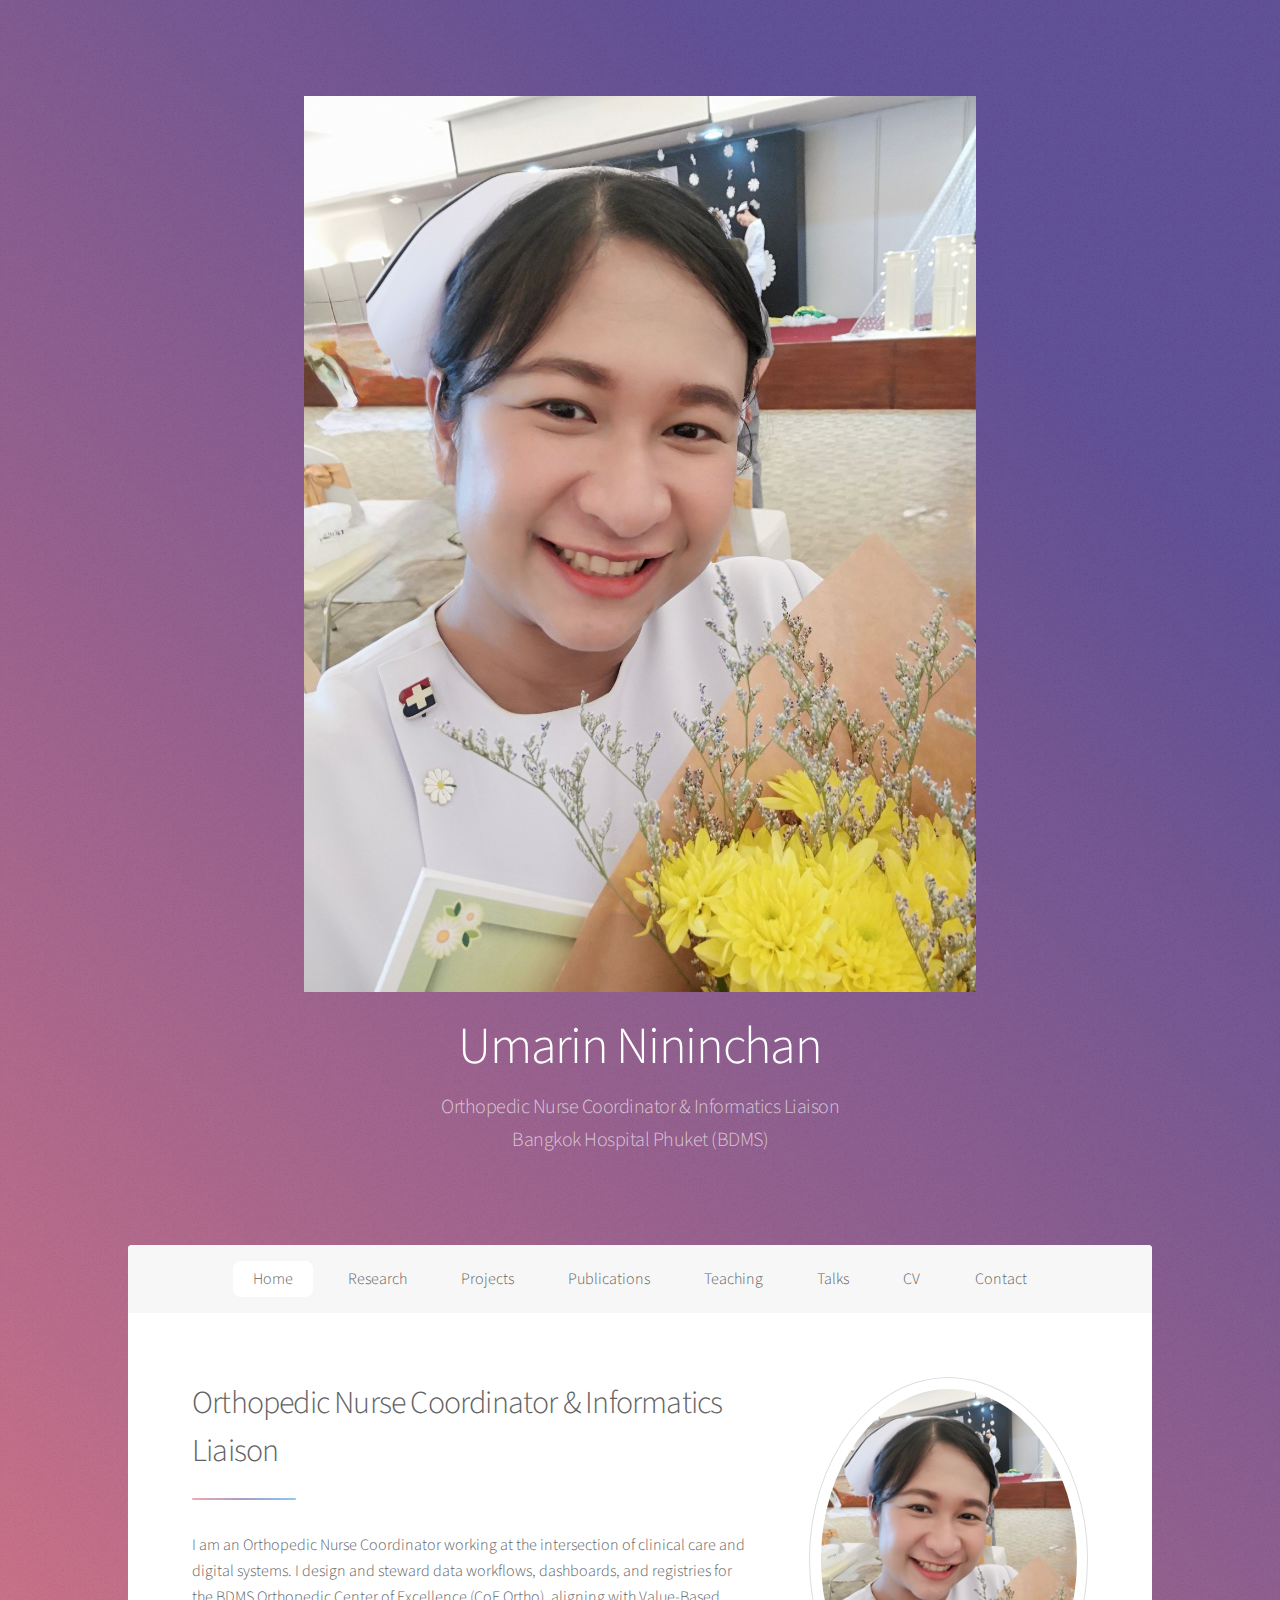
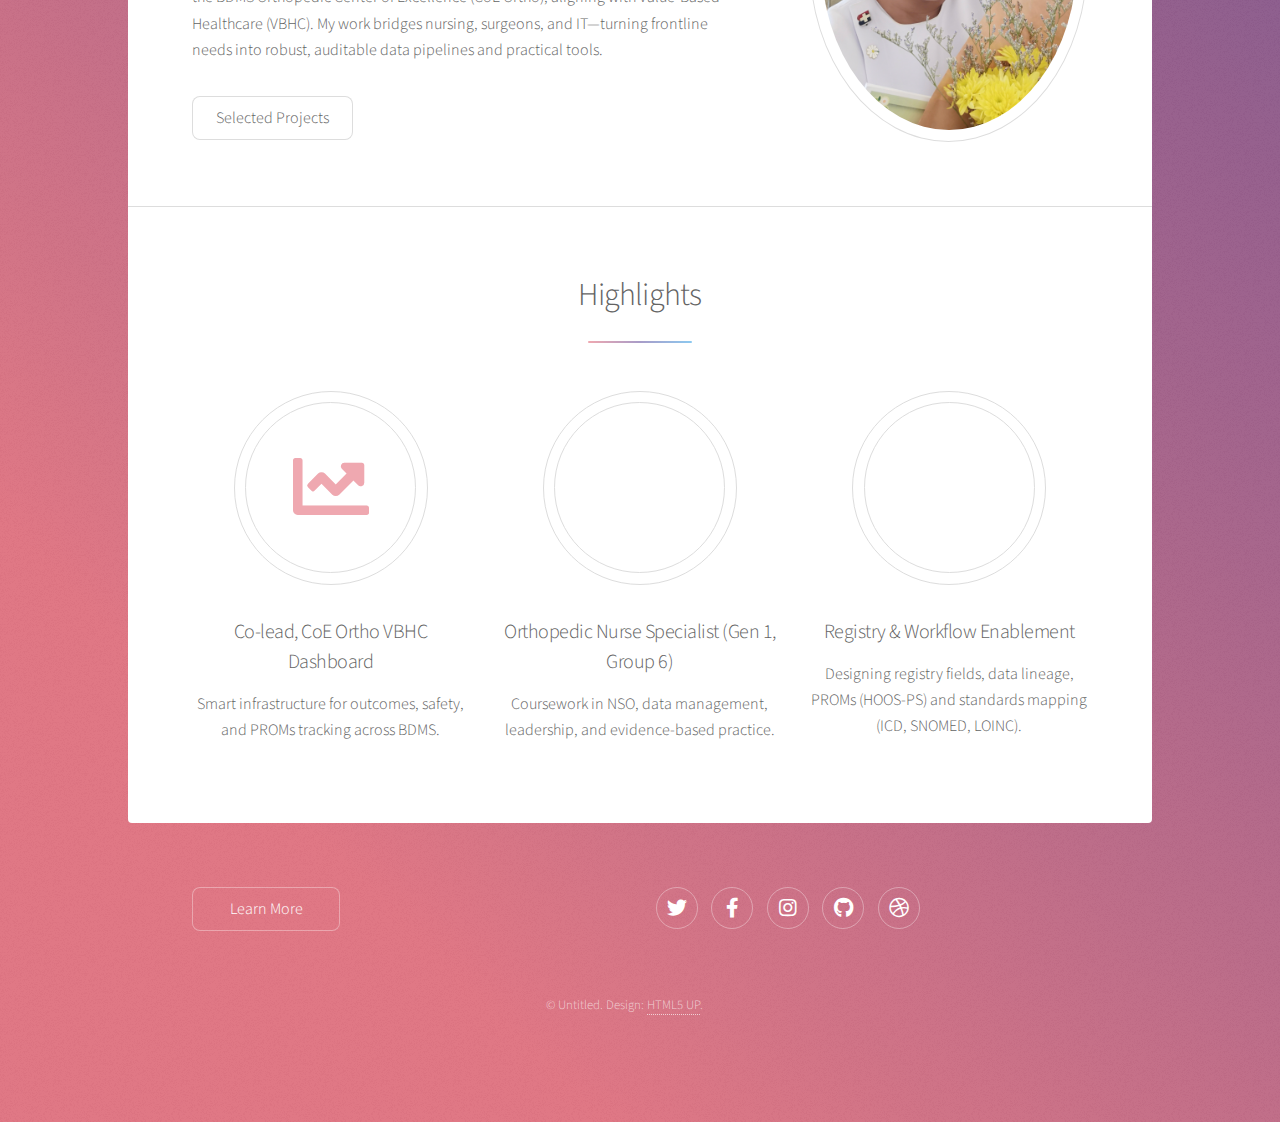
<file: index.html>
<!DOCTYPE HTML>
<!--
	Stellar by HTML5 UP
	html5up.net | @ajlkn
	Free for personal and commercial use under the CCA 3.0 license (html5up.net/license)
-->
<html>
	<head>
		<title>Umarin Nininchan — Orthopedic Nurse Coordinator & Informatics Liaison</title>
		<meta charset="utf-8" />
		<meta name="viewport" content="width=device-width, initial-scale=1, user-scalable=no" />
		<link rel="stylesheet" href="assets/css/main.css" />
		<noscript><link rel="stylesheet" href="assets/css/noscript.css" /></noscript>
	</head>
	<body class="is-preload">

		<!-- Wrapper -->
			<div id="wrapper">

				<!-- Header -->
					<header id="header" class="alt">
						<span class="logo"><img src="images/5A5FDFE1-5DAF-40E1-A289-5BB21658CBD0.jpg" alt="Umarin Nininchan" class="profile" /></span>
						<h1>Umarin Nininchan</h1>
						<p>Orthopedic Nurse Coordinator &amp; Informatics Liaison<br />
						Bangkok Hospital Phuket (BDMS)</p>
					</header>

				<!-- Nav -->
					<nav id="nav">
						<ul>
							<li><a href="index.html" class="active">Home</a></li>
							<li><a href="research.html">Research</a></li>
							<li><a href="projects.html">Projects</a></li>
							<li><a href="publications/index.html">Publications</a></li>
							<li><a href="teaching.html">Teaching</a></li>
							<li><a href="talks.html">Talks</a></li>
							<li><a href="cv.html">CV</a></li>
							<li><a href="contact.html">Contact</a></li>
						</ul>
					</nav>

				<!-- Main -->
					<div id="main">

						<!-- Introduction -->
							<section id="intro" class="main">
								<div class="spotlight">
									<div class="content">
										<header class="major">
											<h2>Orthopedic Nurse Coordinator &amp; Informatics Liaison</h2>
										</header>
										<p>I am an Orthopedic Nurse Coordinator working at the intersection of clinical care and digital systems. I design and steward data workflows, dashboards, and registries for the BDMS Orthopedic Center of Excellence (CoE Ortho), aligning with Value-Based Healthcare (VBHC). My work bridges nursing, surgeons, and IT—turning frontline needs into robust, auditable data pipelines and practical tools.</p>
										<ul class="actions">
											<li><a href="projects.html" class="button">Selected Projects</a></li>
										</ul>
									</div>
									<span class="image"><img src="images/5A5FDFE1-5DAF-40E1-A289-5BB21658CBD0.jpg" alt="" /></span>
								</div>
							</section>

						<!-- First Section -->
							<section id="first" class="main special">
								<header class="major">
									<h2>Highlights</h2>
								</header>
								<ul class="features">
									<li>
										<span class="icon solid major style1 fa-chart-line"></span>
										<h3>Co-lead, CoE Ortho VBHC Dashboard</h3>
										<p>Smart infrastructure for outcomes, safety, and PROMs tracking across BDMS.</p>
									</li>
									<li>
										<span class="icon major style3 fa-graduation-cap"></span>
										<h3>Orthopedic Nurse Specialist (Gen 1, Group 6)</h3>
										<p>Coursework in NSO, data management, leadership, and evidence-based practice.</p>
									</li>
									<li>
										<span class="icon major style5 fa-database"></span>
										<h3>Registry &amp; Workflow Enablement</h3>
										<p>Designing registry fields, data lineage, PROMs (HOOS-PS) and standards mapping (ICD, SNOMED, LOINC).</p>
									</li>
								</ul>
							</section>





					</div>

				<!-- Footer -->
					<footer id="footer">
						<section>
							<!-- Left footer content removed as requested -->
							<ul class="actions">
								<li><a href="generic.html" class="button">Learn More</a></li>
							</ul>
						</section>
						<section>
							<!-- Contact details removed as requested; social icons retained -->
							<ul class="icons">
								<li><a href="#" class="icon brands fa-twitter alt"><span class="label">Twitter</span></a></li>
								<li><a href="#" class="icon brands fa-facebook-f alt"><span class="label">Facebook</span></a></li>
								<li><a href="#" class="icon brands fa-instagram alt"><span class="label">Instagram</span></a></li>
								<li><a href="#" class="icon brands fa-github alt"><span class="label">GitHub</span></a></li>
								<li><a href="#" class="icon brands fa-dribbble alt"><span class="label">Dribbble</span></a></li>
							</ul>
						</section>
						<p class="copyright">&copy; Untitled. Design: <a href="https://html5up.net">HTML5 UP</a>.</p>
					</footer>

			</div>

		<!-- Scripts -->
			<script src="assets/js/jquery.min.js"></script>
			<script src="assets/js/jquery.scrollex.min.js"></script>
			<script src="assets/js/jquery.scrolly.min.js"></script>
			<script src="assets/js/browser.min.js"></script>
			<script src="assets/js/breakpoints.min.js"></script>
			<script src="assets/js/util.js"></script>
			<script src="assets/js/main.js"></script>

	</body>
</html>
</file>
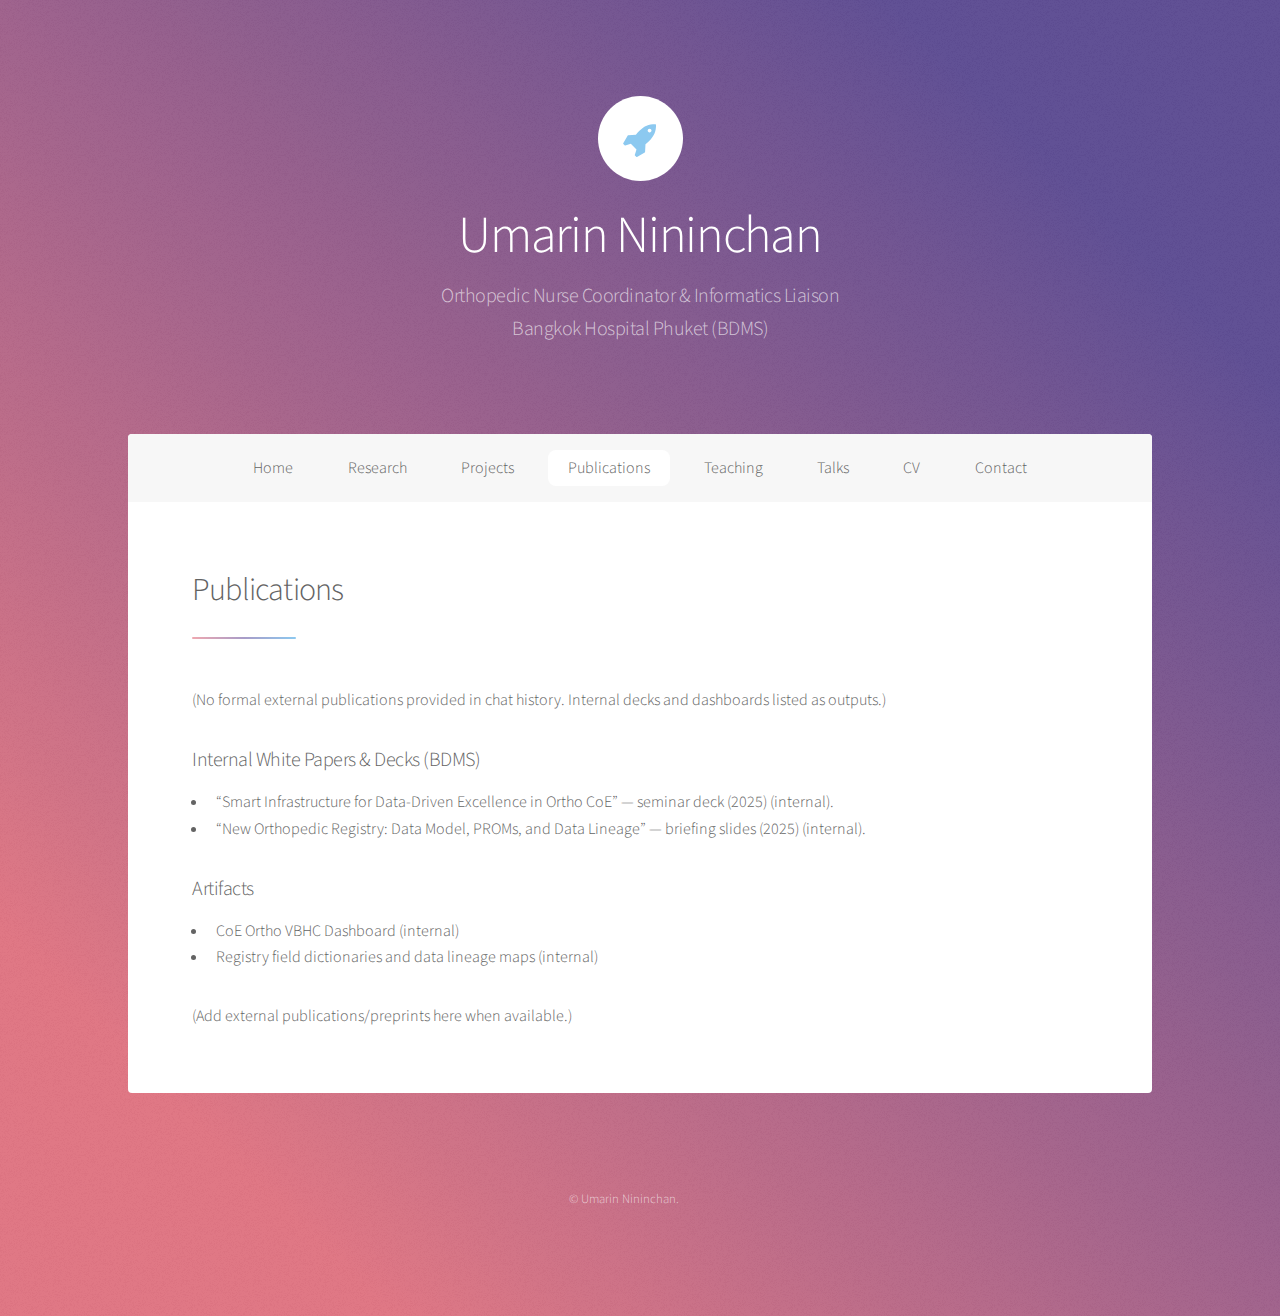
<file: publications/index.html>
<!DOCTYPE HTML>
<html>
    <head>
        <title>Publications — Umarin Nininchan</title>
        <meta charset="utf-8" />
        <meta name="viewport" content="width=device-width, initial-scale=1, user-scalable=no" />
        <link rel="stylesheet" href="../assets/css/main.css" />
        <noscript><link rel="stylesheet" href="../assets/css/noscript.css" /></noscript>
    </head>
    <body class="is-preload">
        <div id="wrapper">
            <header id="header" class="alt">
                <span class="logo"><img src="../images/logo.svg" alt="" /></span>
                <h1>Umarin Nininchan</h1>
                <p>Orthopedic Nurse Coordinator &amp; Informatics Liaison<br />Bangkok Hospital Phuket (BDMS)</p>
            </header>
            <nav id="nav">
                <ul>
                    <li><a href="../index.html">Home</a></li>
                    <li><a href="../research.html">Research</a></li>
                    <li><a href="../projects.html">Projects</a></li>
                    <li><a href="publications/index.html" class="active">Publications</a></li>
                    <li><a href="../teaching.html">Teaching</a></li>
                    <li><a href="../talks.html">Talks</a></li>
                    <li><a href="../cv.html">CV</a></li>
                    <li><a href="../contact.html">Contact</a></li>
                </ul>
            </nav>
            <div id="main">
                <section class="main">
                    <header class="major"><h2>Publications</h2></header>
                    <p>(No formal external publications provided in chat history. Internal decks and dashboards listed as outputs.)</p>
                    <h3>Internal White Papers &amp; Decks (BDMS)</h3>
                    <ul>
                        <li>“Smart Infrastructure for Data-Driven Excellence in Ortho CoE” — seminar deck (2025) (internal).</li>
                        <li>“New Orthopedic Registry: Data Model, PROMs, and Data Lineage” — briefing slides (2025) (internal).</li>
                    </ul>
                    <h3>Artifacts</h3>
                    <ul>
                        <li>CoE Ortho VBHC Dashboard (internal)</li>
                        <li>Registry field dictionaries and data lineage maps (internal)</li>
                    </ul>
                    <p>(Add external publications/preprints here when available.)</p>
                </section>
            </div>
            <footer id="footer">
                <p class="copyright">&copy; Umarin Nininchan.</p>
            </footer>
        </div>
        <script src="../assets/js/jquery.min.js"></script>
        <script src="../assets/js/jquery.scrollex.min.js"></script>
        <script src="../assets/js/jquery.scrolly.min.js"></script>
        <script src="../assets/js/browser.min.js"></script>
        <script src="../assets/js/breakpoints.min.js"></script>
        <script src="../assets/js/util.js"></script>
        <script src="../assets/js/main.js"></script>
    </body>
</html>
</file>
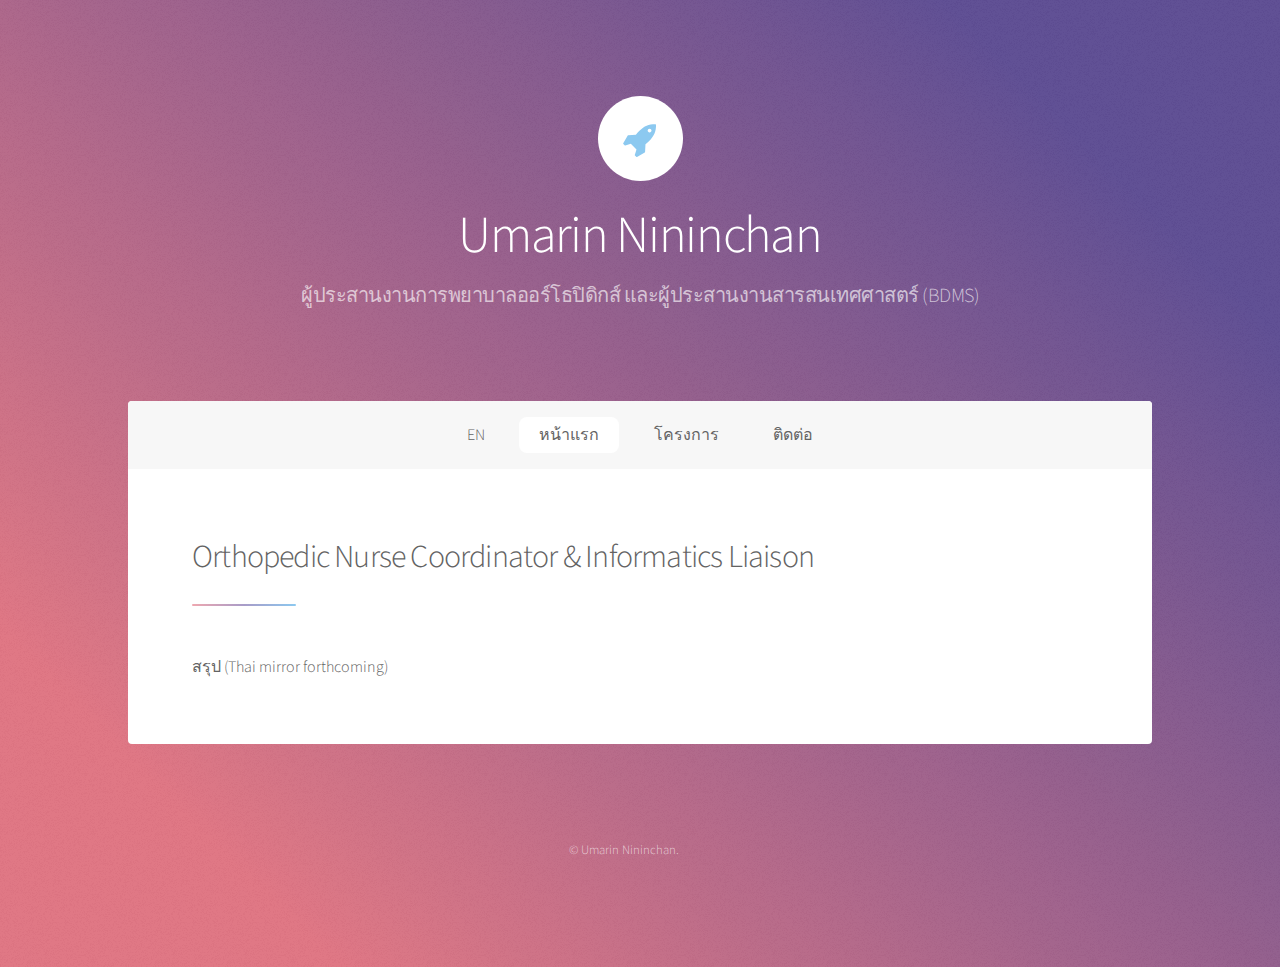
<file: th/index.html>
<!DOCTYPE HTML>
<html lang="th">
    <head>
        <title>หน้าแรก — Umarin Nininchan</title>
        <meta charset="utf-8" />
        <meta name="viewport" content="width=device-width, initial-scale=1, user-scalable=no" />
        <link rel="stylesheet" href="../assets/css/main.css" />
        <noscript><link rel="stylesheet" href="../assets/css/noscript.css" /></noscript>
    </head>
    <body class="is-preload">
        <div id="wrapper">
            <header id="header" class="alt">
                <span class="logo"><img src="../images/logo.svg" alt="" /></span>
                <h1>Umarin Nininchan</h1>
                <p>ผู้ประสานงานการพยาบาลออร์โธปิดิกส์ และผู้ประสานงานสารสนเทศศาสตร์ (BDMS)</p>
            </header>
            <nav id="nav">
                <ul>
                    <li><a href="../index.html">EN</a></li>
                    <li><a href="index.html" class="active">หน้าแรก</a></li>
                    <li><a href="../projects.html">โครงการ</a></li>
                    <li><a href="../contact.html">ติดต่อ</a></li>
                </ul>
            </nav>
            <div id="main">
                <section class="main">
                    <header class="major"><h2>Orthopedic Nurse Coordinator &amp; Informatics Liaison</h2></header>
                    <p>สรุป (Thai mirror forthcoming)</p>
                </section>
            </div>
            <footer id="footer">
                <p class="copyright">&copy; Umarin Nininchan.</p>
            </footer>
        </div>
        <script src="../assets/js/jquery.min.js"></script>
        <script src="../assets/js/jquery.scrollex.min.js"></script>
        <script src="../assets/js/jquery.scrolly.min.js"></script>
        <script src="../assets/js/browser.min.js"></script>
        <script src="../assets/js/breakpoints.min.js"></script>
        <script src="../assets/js/util.js"></script>
        <script src="../assets/js/main.js"></script>
    </body>
</html>
</file>
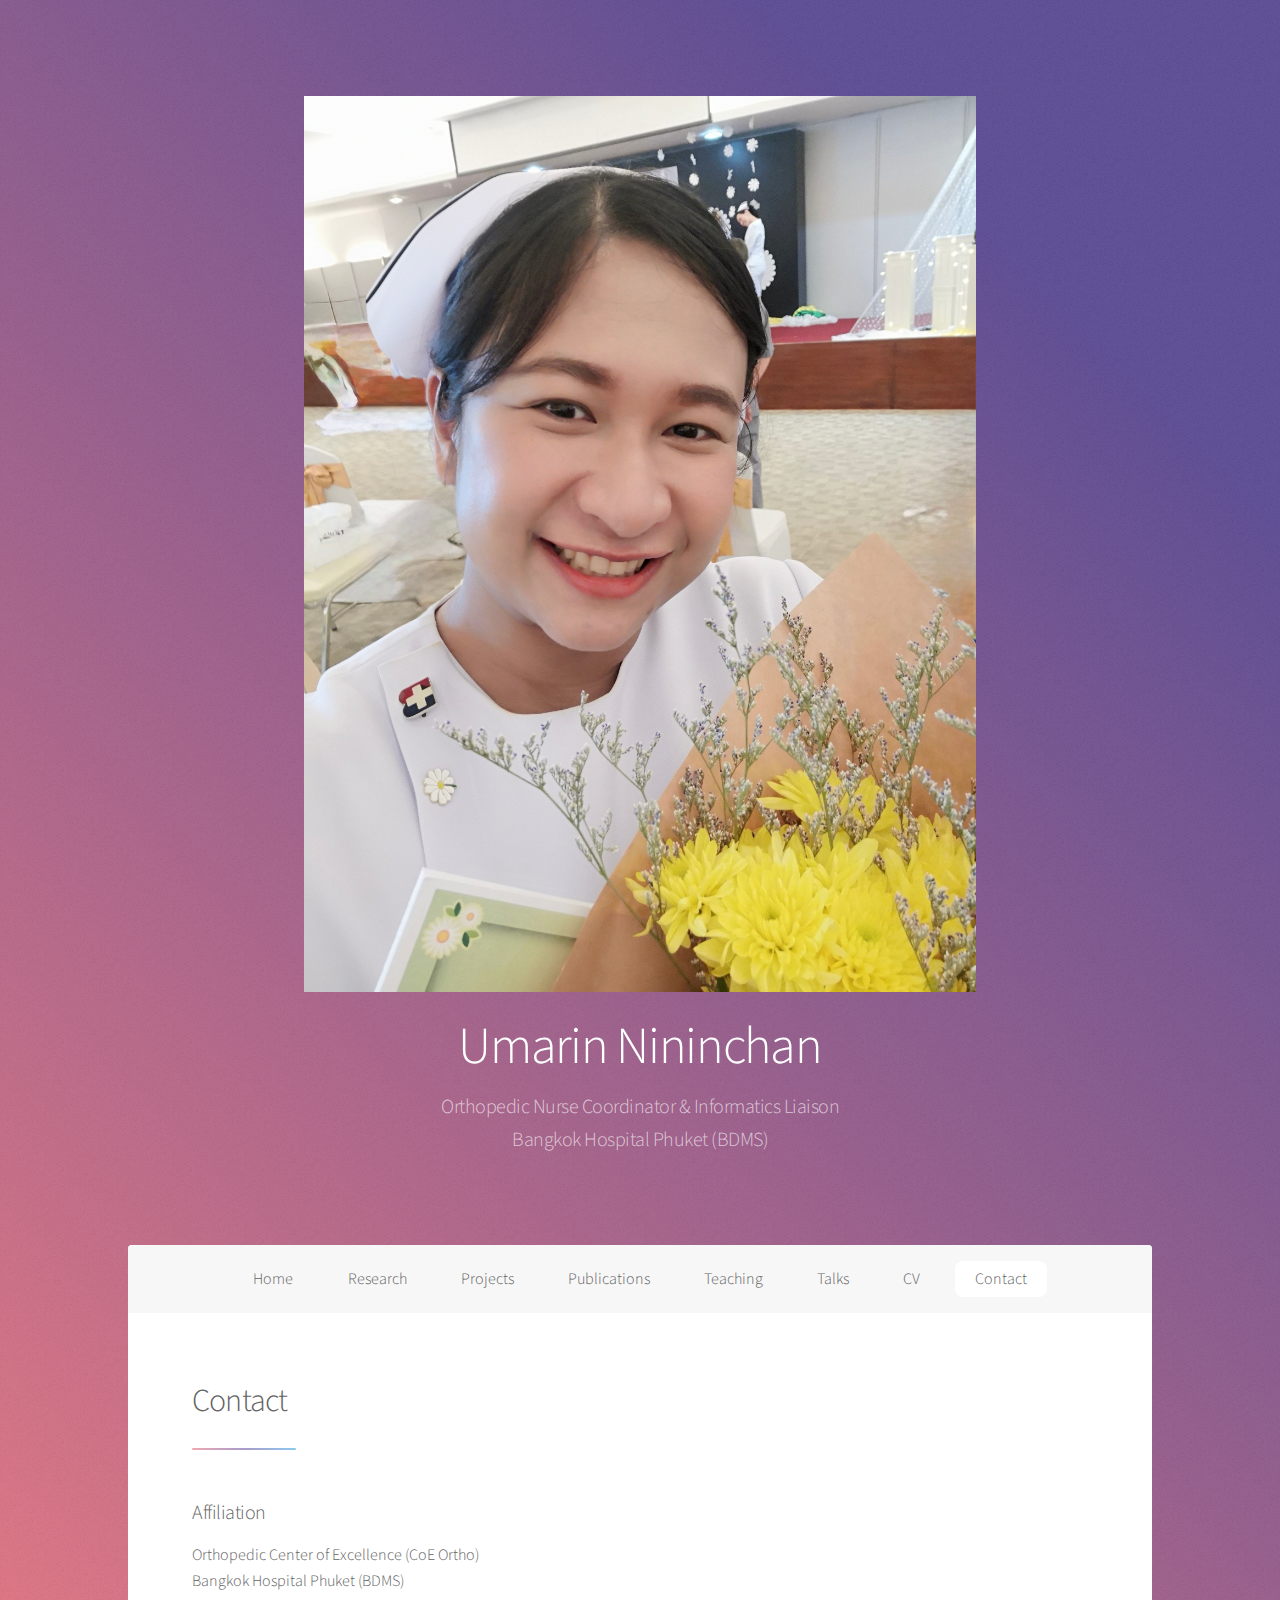
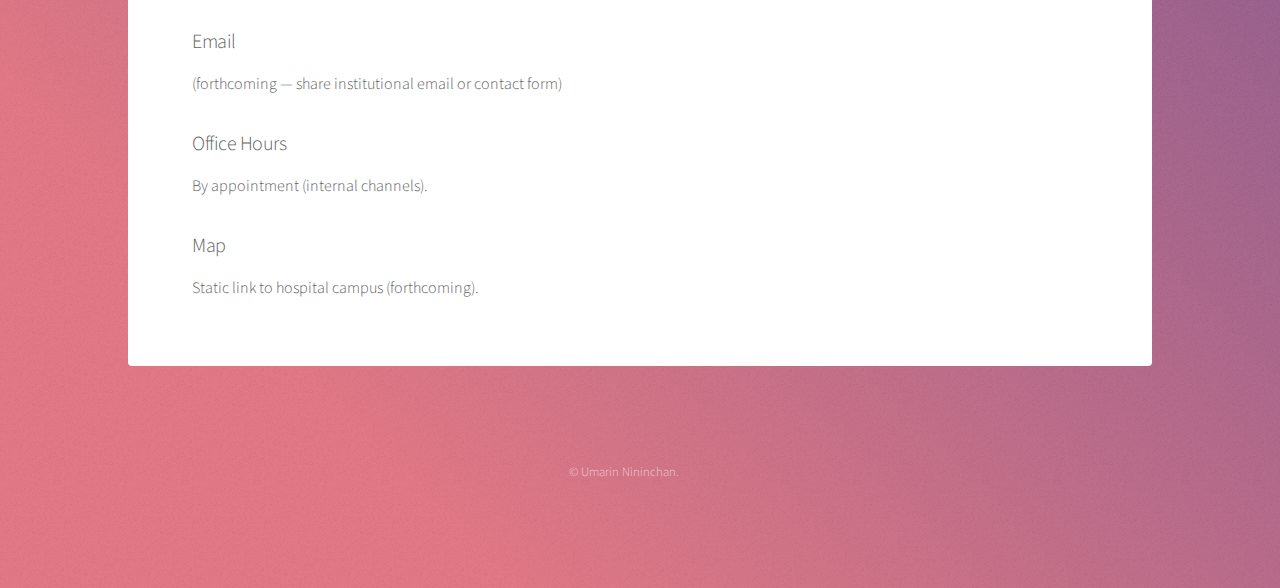
<file: contact.html>
<!DOCTYPE HTML>
<html>
    <head>
        <title>Contact — Umarin Nininchan</title>
        <meta charset="utf-8" />
        <meta name="viewport" content="width=device-width, initial-scale=1, user-scalable=no" />
        <link rel="stylesheet" href="assets/css/main.css" />
        <noscript><link rel="stylesheet" href="assets/css/noscript.css" /></noscript>
    </head>
    <body class="is-preload">
        <div id="wrapper">
            <header id="header" class="alt">
                <span class="logo"><img src="images/5A5FDFE1-5DAF-40E1-A289-5BB21658CBD0.jpg" alt="" /></span>
                <h1>Umarin Nininchan</h1>
                <p>Orthopedic Nurse Coordinator &amp; Informatics Liaison<br />Bangkok Hospital Phuket (BDMS)</p>
            </header>
            <nav id="nav">
                <ul>
                    <li><a href="index.html">Home</a></li>
                    <li><a href="research.html">Research</a></li>
                    <li><a href="projects.html">Projects</a></li>
                    <li><a href="publications/index.html">Publications</a></li>
                    <li><a href="teaching.html">Teaching</a></li>
                    <li><a href="talks.html">Talks</a></li>
                    <li><a href="cv.html">CV</a></li>
                    <li><a href="contact.html" class="active">Contact</a></li>
                </ul>
            </nav>
            <div id="main">
                <section class="main">
                    <header class="major"><h2>Contact</h2></header>
                    <h3>Affiliation</h3>
                    <p>Orthopedic Center of Excellence (CoE Ortho)<br />Bangkok Hospital Phuket (BDMS)</p>
                    <h3>Email</h3>
                    <p>(forthcoming — share institutional email or contact form)</p>
                    <h3>Office Hours</h3>
                    <p>By appointment (internal channels).</p>
                    <h3>Map</h3>
                    <p>Static link to hospital campus (forthcoming).</p>
                </section>
            </div>
            <footer id="footer">
                <p class="copyright">&copy; Umarin Nininchan.</p>
            </footer>
        </div>
        <script src="assets/js/jquery.min.js"></script>
        <script src="assets/js/jquery.scrollex.min.js"></script>
        <script src="assets/js/jquery.scrolly.min.js"></script>
        <script src="assets/js/browser.min.js"></script>
        <script src="assets/js/breakpoints.min.js"></script>
        <script src="assets/js/util.js"></script>
        <script src="assets/js/main.js"></script>
    </body>
</html>
</file>
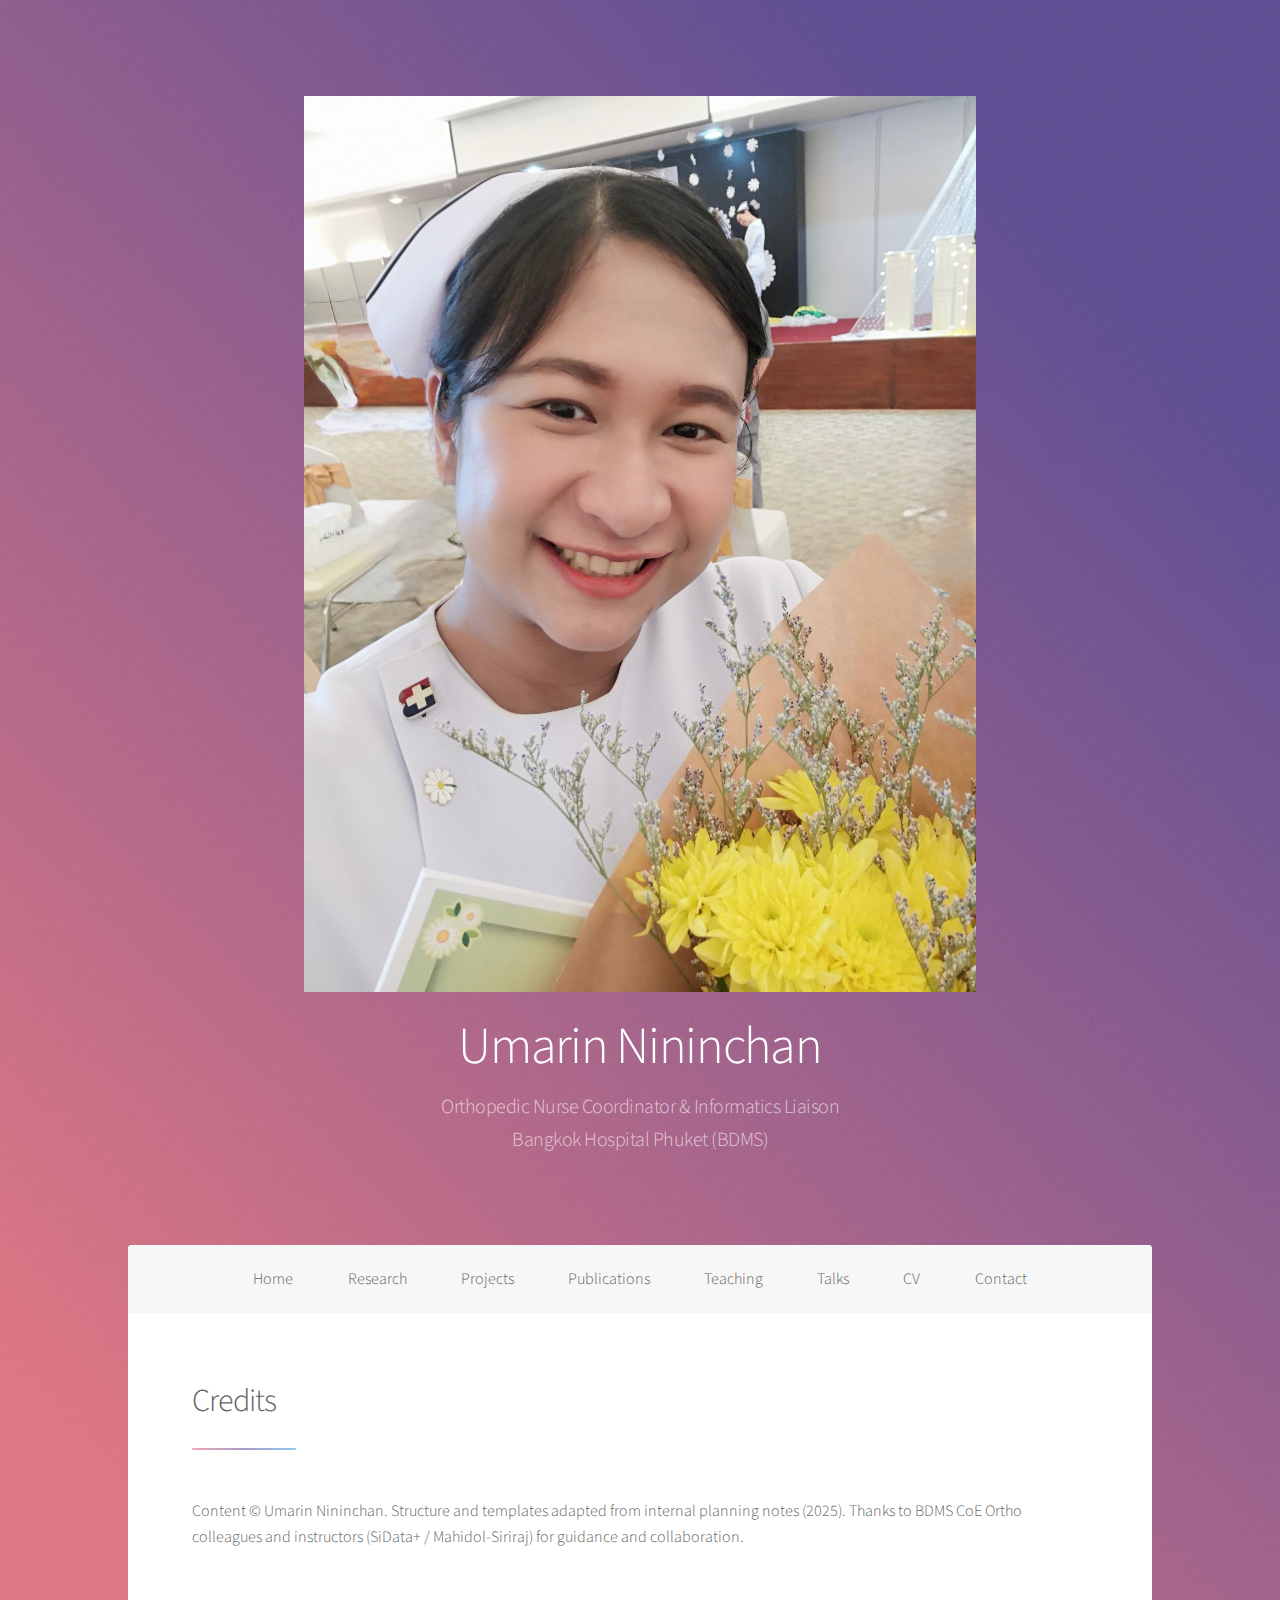
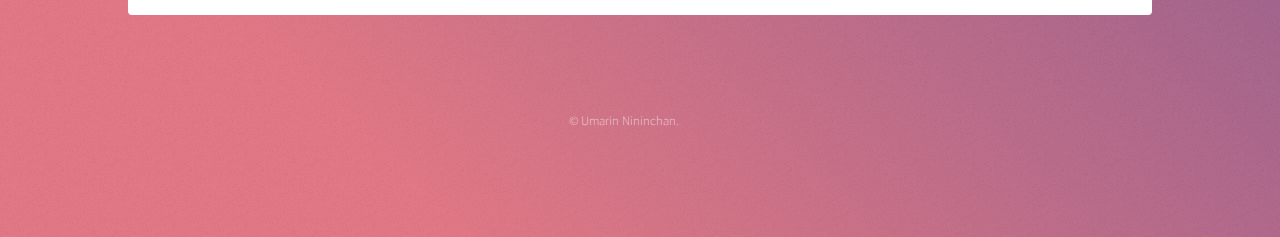
<file: credits.html>
<!DOCTYPE HTML>
<html>
    <head>
        <title>Credits — Umarin Nininchan</title>
        <meta charset="utf-8" />
        <meta name="viewport" content="width=device-width, initial-scale=1, user-scalable=no" />
        <link rel="stylesheet" href="assets/css/main.css" />
        <noscript><link rel="stylesheet" href="assets/css/noscript.css" /></noscript>
    </head>
    <body class="is-preload">
        <div id="wrapper">
            <header id="header" class="alt">
                <span class="logo"><img src="images/5A5FDFE1-5DAF-40E1-A289-5BB21658CBD0.jpg" alt="" /></span>
                <h1>Umarin Nininchan</h1>
                <p>Orthopedic Nurse Coordinator &amp; Informatics Liaison<br />Bangkok Hospital Phuket (BDMS)</p>
            </header>
            <nav id="nav">
                <ul>
                    <li><a href="index.html">Home</a></li>
                    <li><a href="research.html">Research</a></li>
                    <li><a href="projects.html">Projects</a></li>
                    <li><a href="publications/index.html">Publications</a></li>
                    <li><a href="teaching.html">Teaching</a></li>
                    <li><a href="talks.html">Talks</a></li>
                    <li><a href="cv.html">CV</a></li>
                    <li><a href="contact.html">Contact</a></li>
                </ul>
            </nav>
            <div id="main">
                <section class="main">
                    <header class="major"><h2>Credits</h2></header>
                    <p>Content © Umarin Nininchan. Structure and templates adapted from internal planning notes (2025). Thanks to BDMS CoE Ortho colleagues and instructors (SiData+ / Mahidol-Siriraj) for guidance and collaboration.</p>
                </section>
            </div>
            <footer id="footer">
                <p class="copyright">&copy; Umarin Nininchan.</p>
            </footer>
        </div>
        <script src="assets/js/jquery.min.js"></script>
        <script src="assets/js/jquery.scrollex.min.js"></script>
        <script src="assets/js/jquery.scrolly.min.js"></script>
        <script src="assets/js/browser.min.js"></script>
        <script src="assets/js/breakpoints.min.js"></script>
        <script src="assets/js/util.js"></script>
        <script src="assets/js/main.js"></script>
    </body>
</html>
</file>
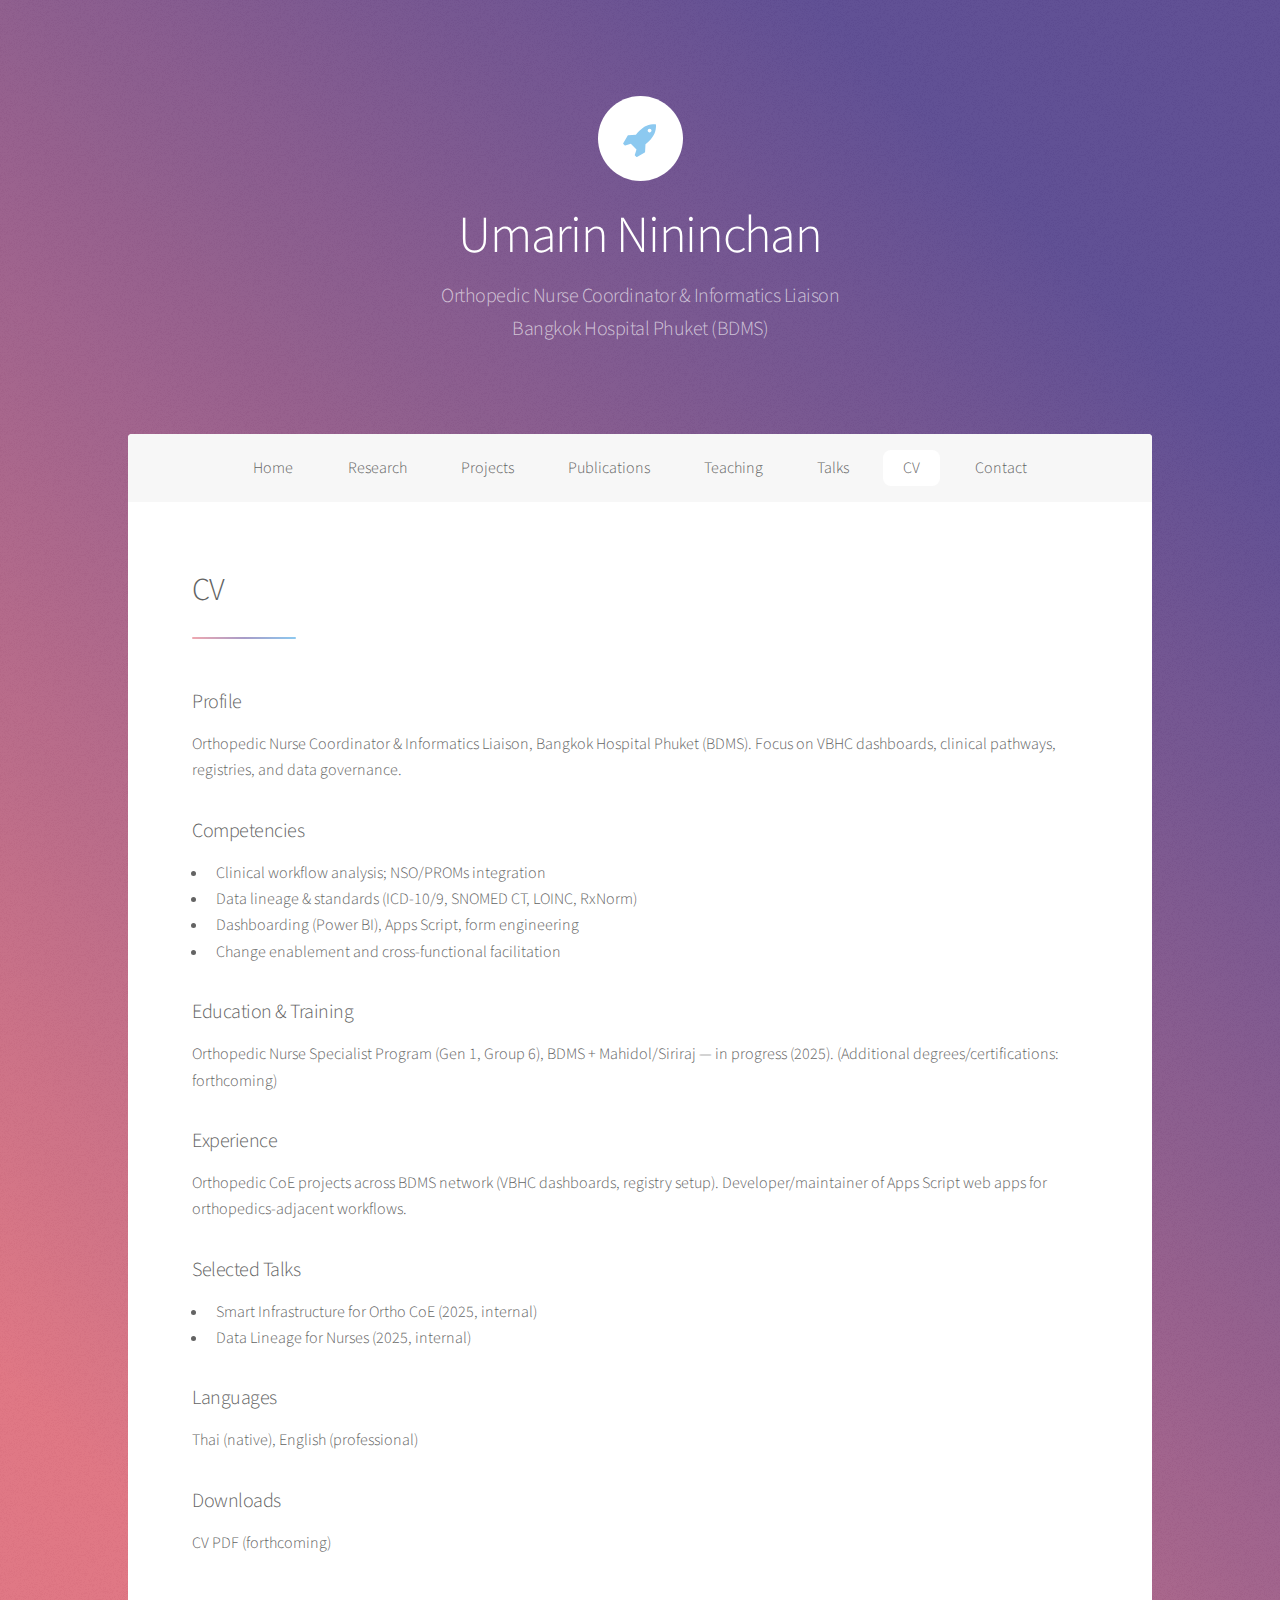
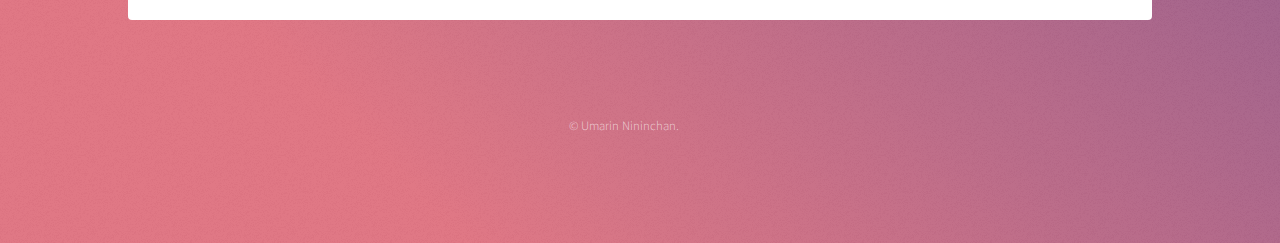
<file: cv.html>
<!DOCTYPE HTML>
<html>
    <head>
        <title>CV — Umarin Nininchan</title>
        <meta charset="utf-8" />
        <meta name="viewport" content="width=device-width, initial-scale=1, user-scalable=no" />
        <link rel="stylesheet" href="assets/css/main.css" />
        <noscript><link rel="stylesheet" href="assets/css/noscript.css" /></noscript>
    </head>
    <body class="is-preload">
        <div id="wrapper">
            <header id="header" class="alt">
                <span class="logo"><img src="images/logo.svg" alt="" /></span>
                <h1>Umarin Nininchan</h1>
                <p>Orthopedic Nurse Coordinator &amp; Informatics Liaison<br />Bangkok Hospital Phuket (BDMS)</p>
            </header>
            <nav id="nav">
                <ul>
                    <li><a href="index.html">Home</a></li>
                    <li><a href="research.html">Research</a></li>
                    <li><a href="projects.html">Projects</a></li>
                    <li><a href="publications/index.html">Publications</a></li>
                    <li><a href="teaching.html">Teaching</a></li>
                    <li><a href="talks.html">Talks</a></li>
                    <li><a href="cv.html" class="active">CV</a></li>
                    <li><a href="contact.html">Contact</a></li>
                </ul>
            </nav>
            <div id="main">
                <section class="main">
                    <header class="major"><h2>CV</h2></header>
                    <h3>Profile</h3>
                    <p>Orthopedic Nurse Coordinator &amp; Informatics Liaison, Bangkok Hospital Phuket (BDMS). Focus on VBHC dashboards, clinical pathways, registries, and data governance.</p>
                    <h3>Competencies</h3>
                    <ul>
                        <li>Clinical workflow analysis; NSO/PROMs integration</li>
                        <li>Data lineage &amp; standards (ICD-10/9, SNOMED CT, LOINC, RxNorm)</li>
                        <li>Dashboarding (Power BI), Apps Script, form engineering</li>
                        <li>Change enablement and cross-functional facilitation</li>
                    </ul>
                    <h3>Education &amp; Training</h3>
                    <p>Orthopedic Nurse Specialist Program (Gen 1, Group 6), BDMS + Mahidol/Siriraj — in progress (2025). (Additional degrees/certifications: forthcoming)</p>
                    <h3>Experience</h3>
                    <p>Orthopedic CoE projects across BDMS network (VBHC dashboards, registry setup). Developer/maintainer of Apps Script web apps for orthopedics-adjacent workflows.</p>
                    <h3>Selected Talks</h3>
                    <ul>
                        <li>Smart Infrastructure for Ortho CoE (2025, internal)</li>
                        <li>Data Lineage for Nurses (2025, internal)</li>
                    </ul>
                    <h3>Languages</h3>
                    <p>Thai (native), English (professional)</p>
                    <h3>Downloads</h3>
                    <p>CV PDF (forthcoming)</p>
                </section>
            </div>
            <footer id="footer">
                <p class="copyright">&copy; Umarin Nininchan.</p>
            </footer>
        </div>
        <script src="assets/js/jquery.min.js"></script>
        <script src="assets/js/jquery.scrollex.min.js"></script>
        <script src="assets/js/jquery.scrolly.min.js"></script>
        <script src="assets/js/browser.min.js"></script>
        <script src="assets/js/breakpoints.min.js"></script>
        <script src="assets/js/util.js"></script>
        <script src="assets/js/main.js"></script>
    </body>
</html>
</file>
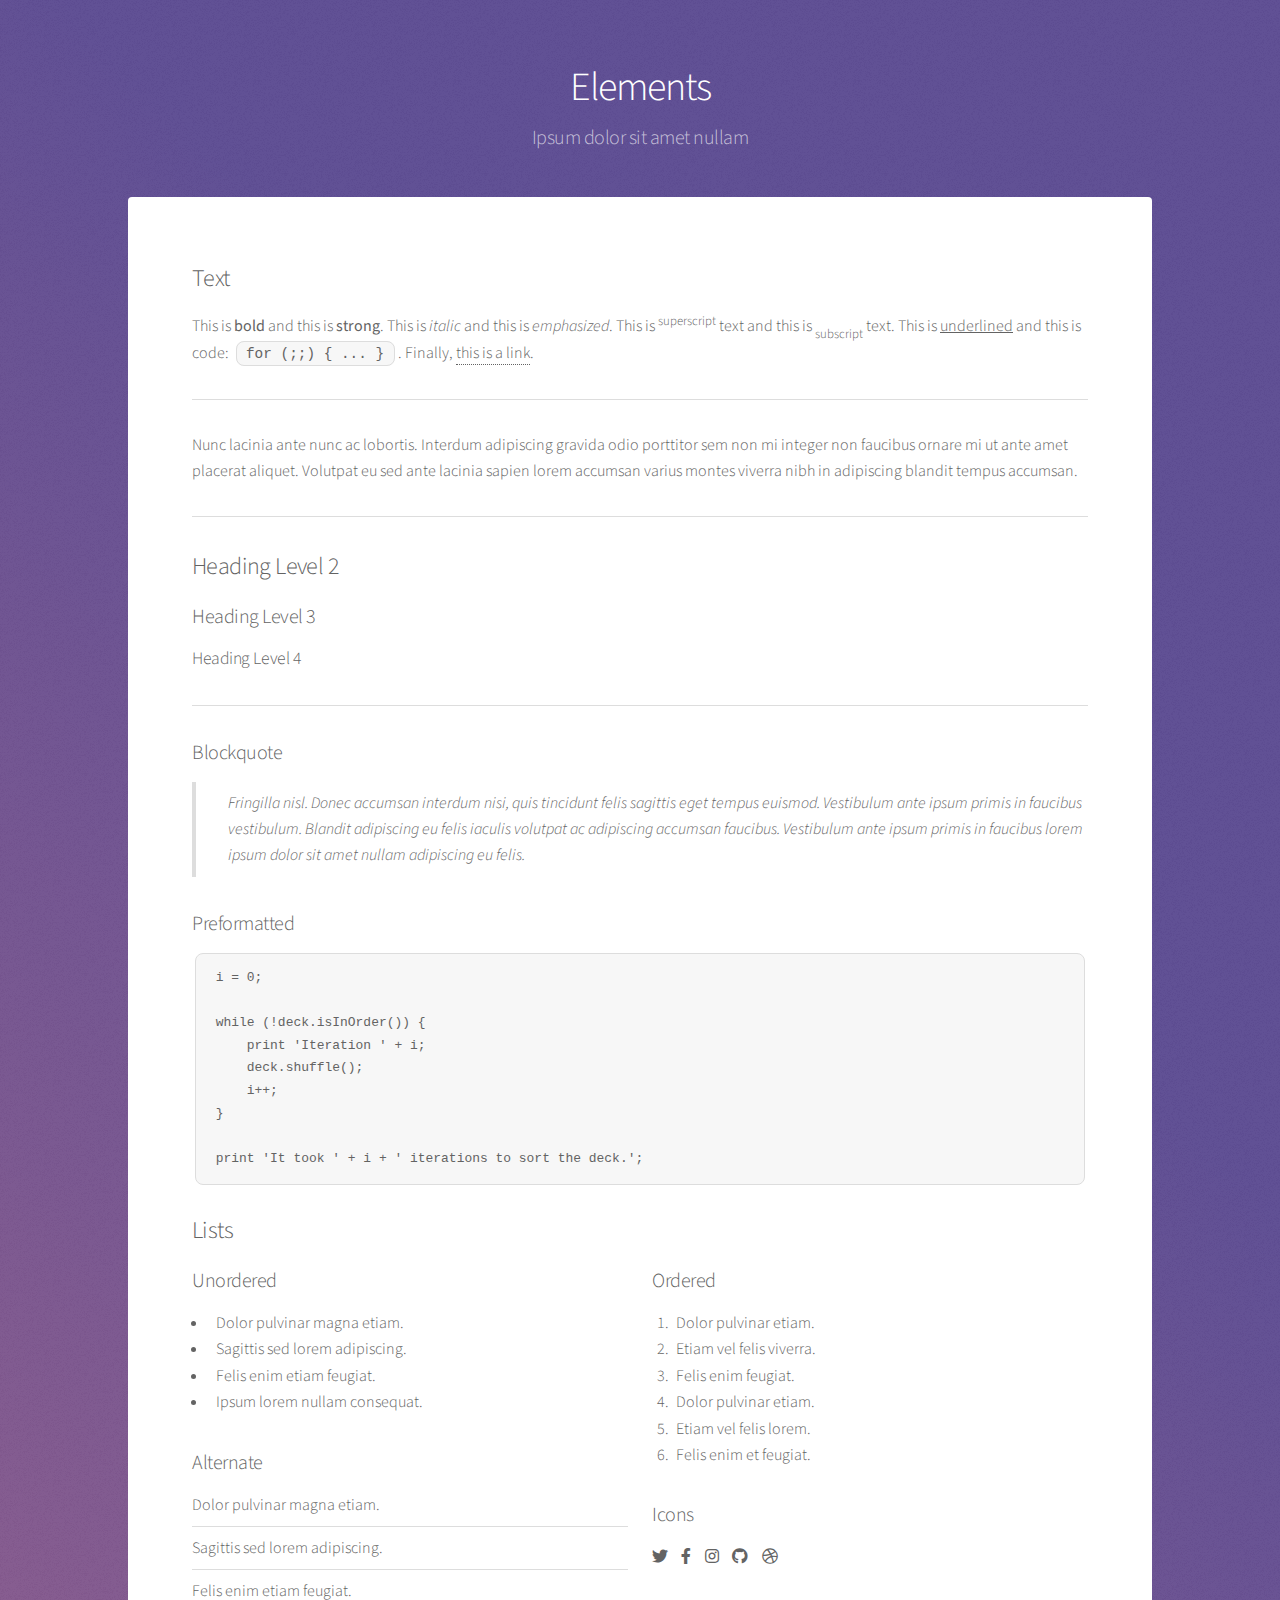
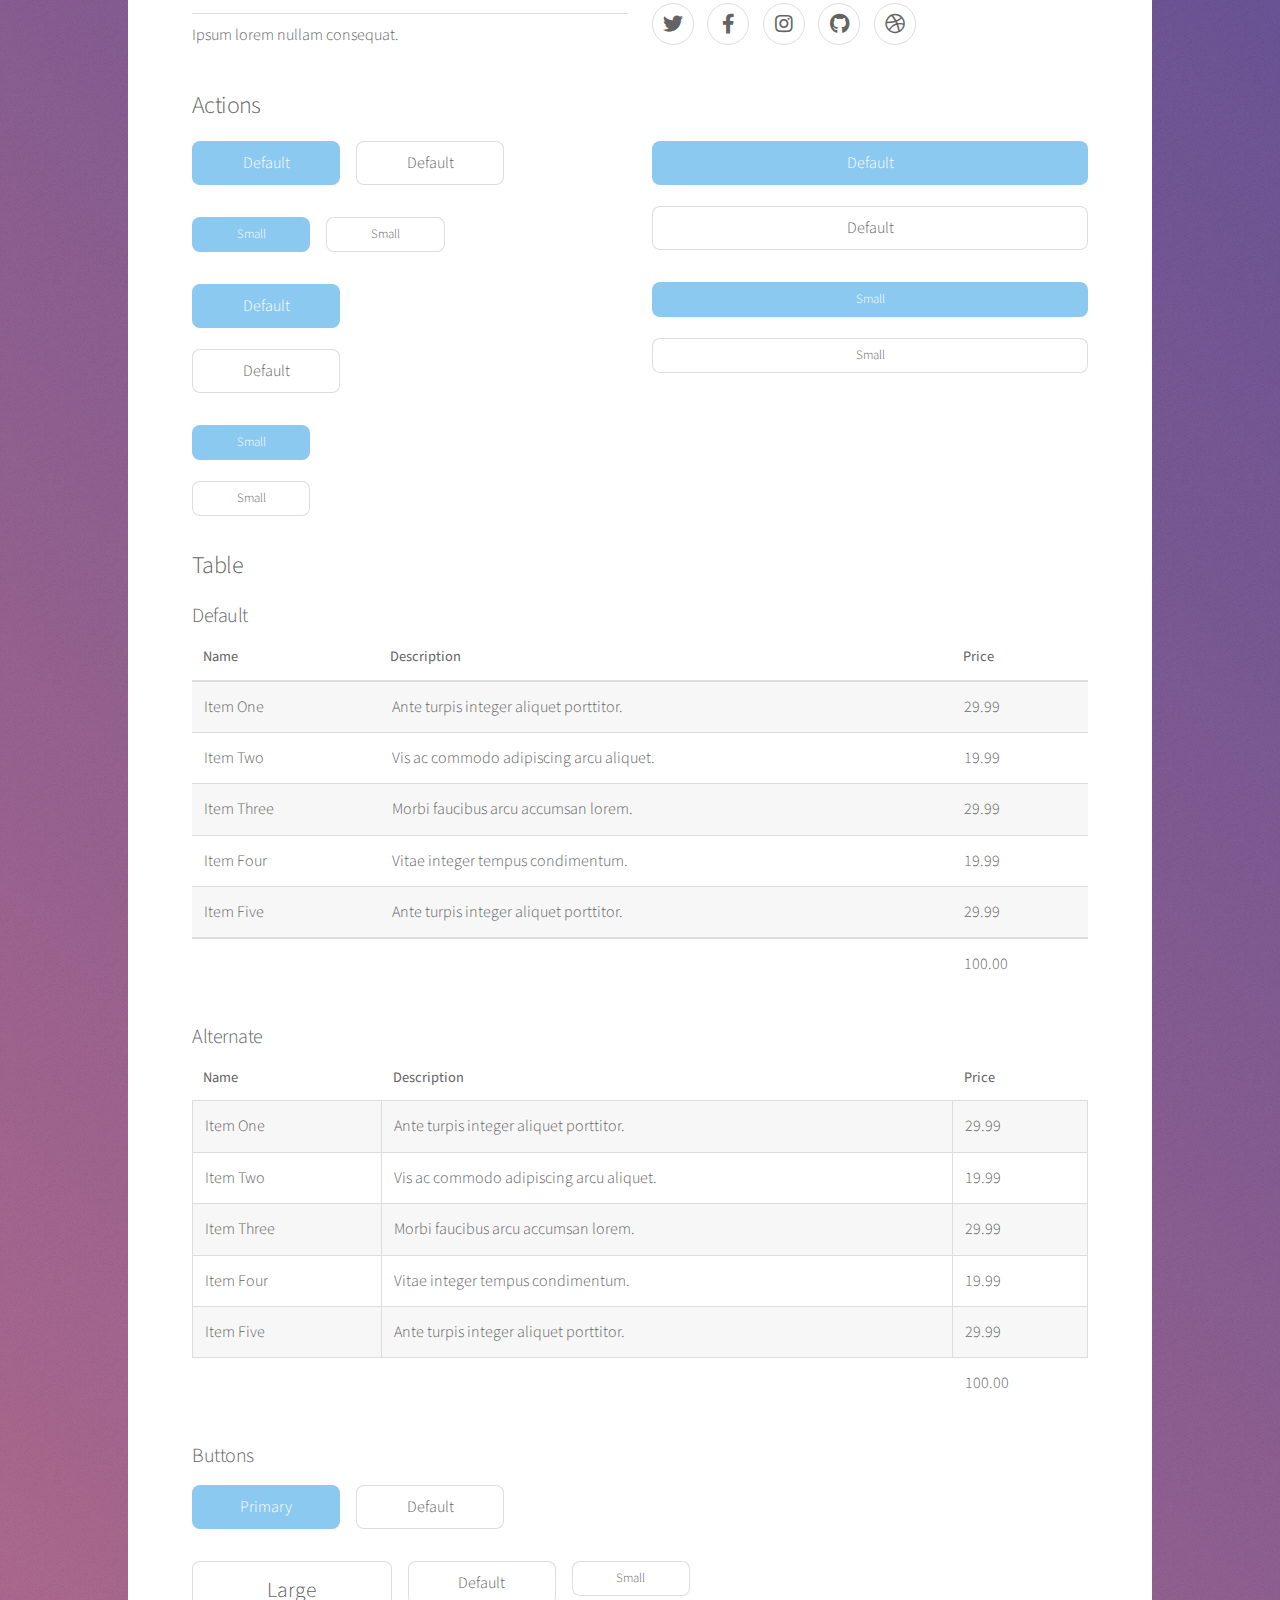
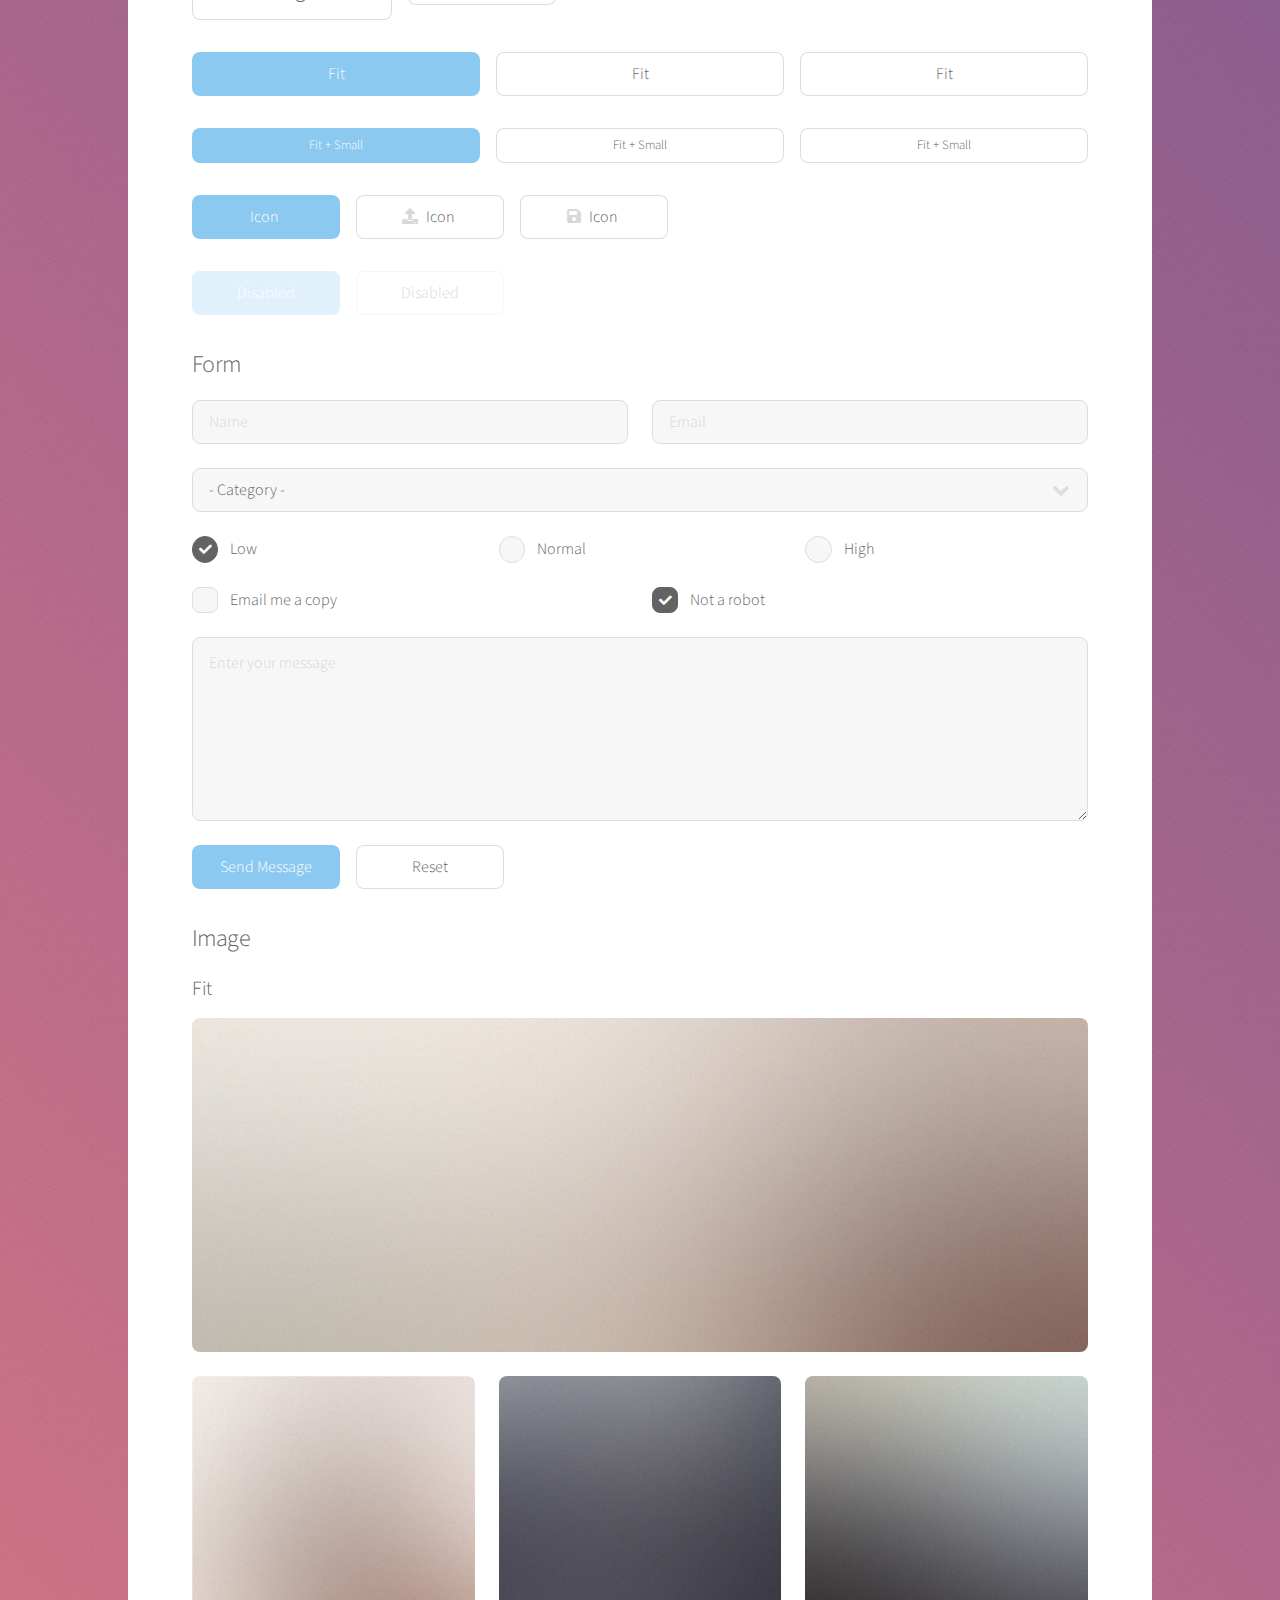
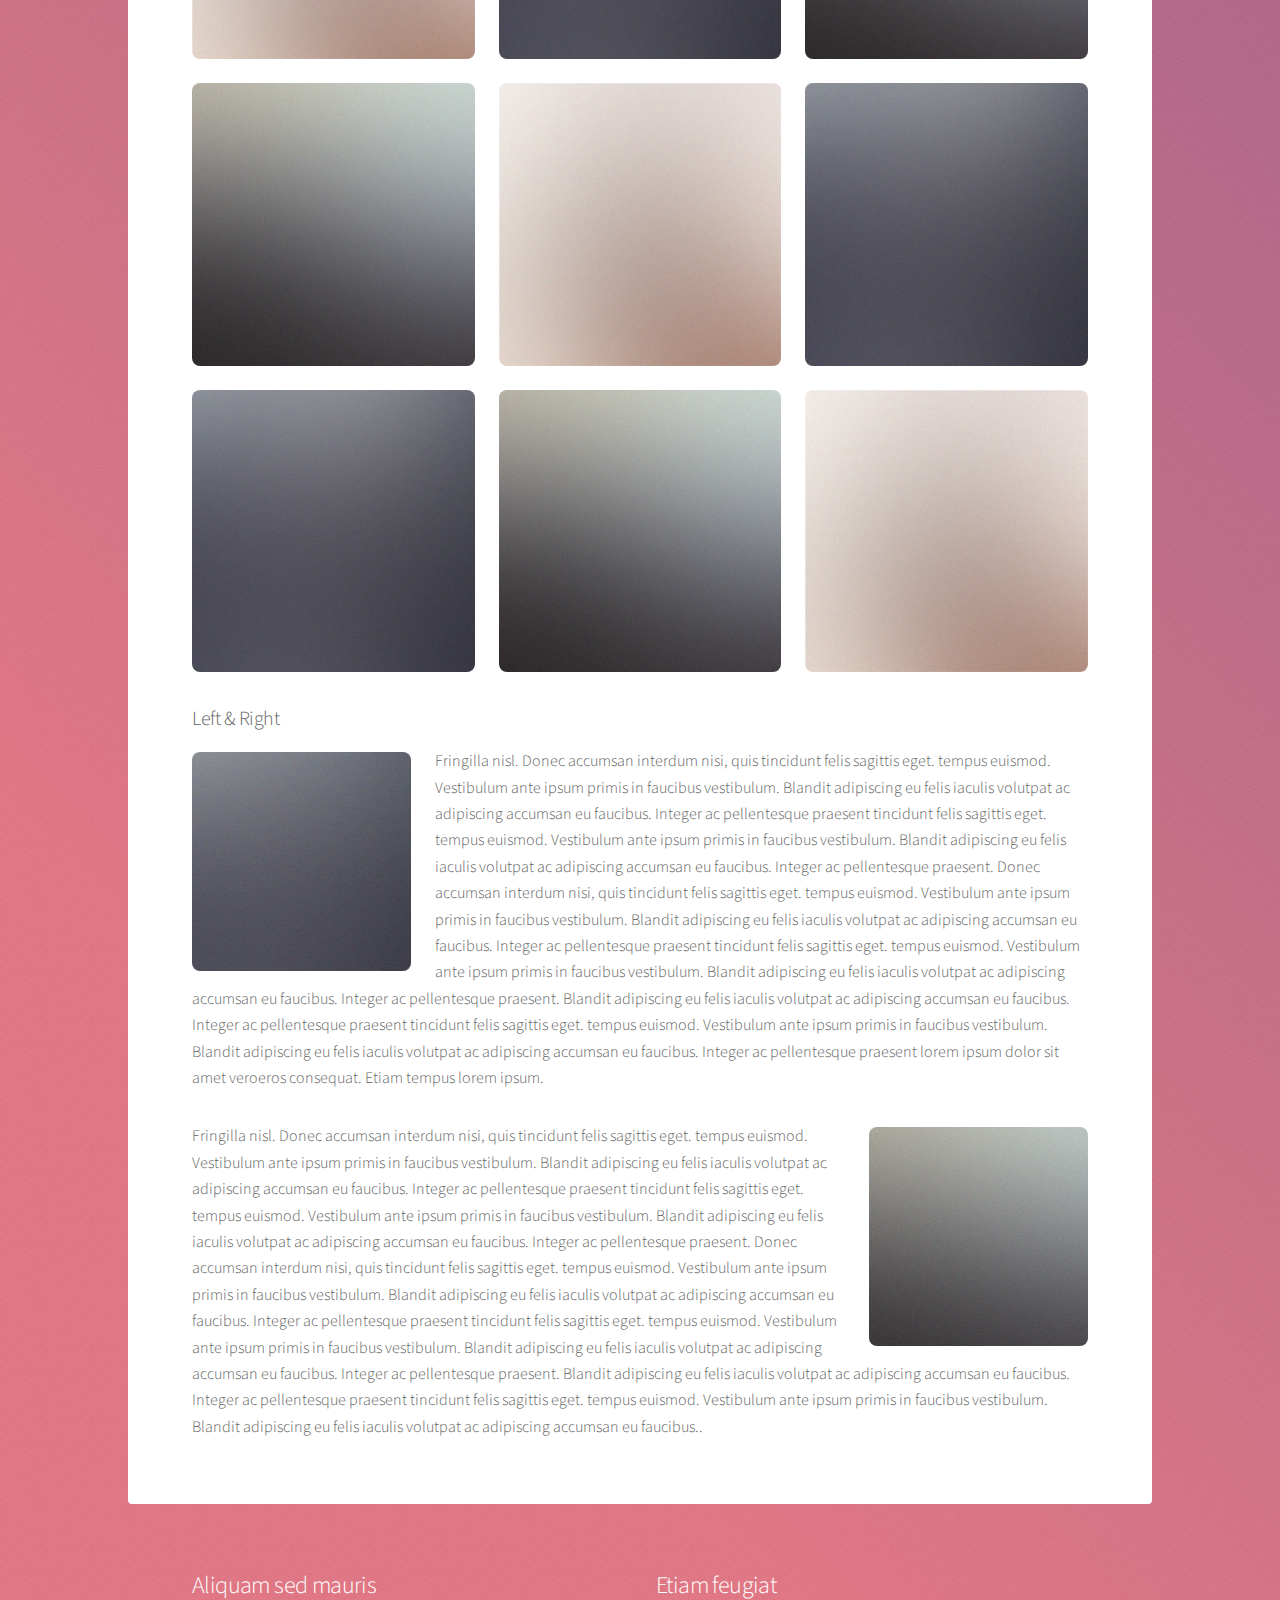
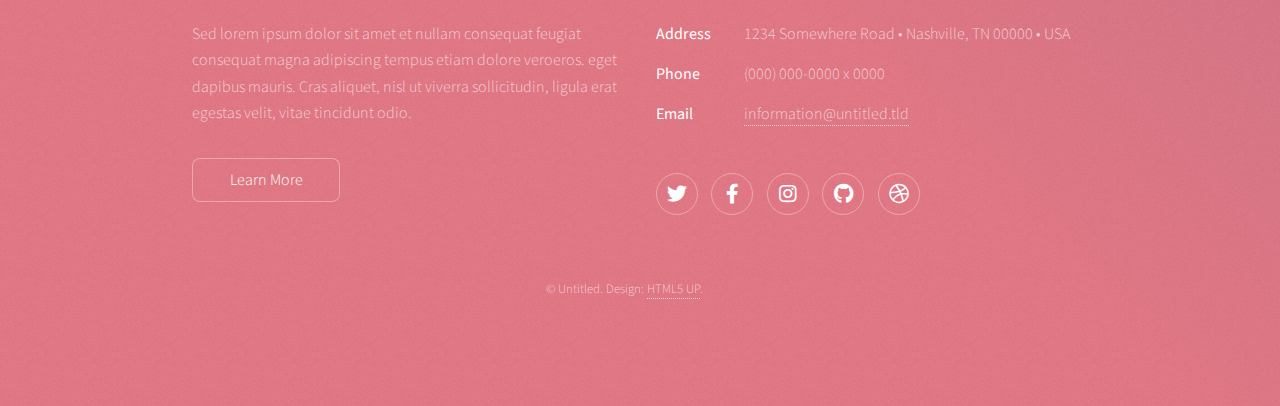
<file: elements.html>
<!DOCTYPE HTML>
<!--
	Stellar by HTML5 UP
	html5up.net | @ajlkn
	Free for personal and commercial use under the CCA 3.0 license (html5up.net/license)
-->
<html>
	<head>
		<title>Elements - Stellar by HTML5 UP</title>
		<meta charset="utf-8" />
		<meta name="viewport" content="width=device-width, initial-scale=1, user-scalable=no" />
		<link rel="stylesheet" href="assets/css/main.css" />
		<noscript><link rel="stylesheet" href="assets/css/noscript.css" /></noscript>
	</head>
	<body class="is-preload">

		<!-- Wrapper -->
			<div id="wrapper">

				<!-- Header -->
					<header id="header">
						<h1>Elements</h1>
						<p>Ipsum dolor sit amet nullam</p>
					</header>

				<!-- Main -->
					<div id="main">

						<!-- Content -->
							<section id="content" class="main">

								<!-- Text -->
									<section>
										<h2>Text</h2>
										<p>This is <b>bold</b> and this is <strong>strong</strong>. This is <i>italic</i> and this is <em>emphasized</em>.
										This is <sup>superscript</sup> text and this is <sub>subscript</sub> text.
										This is <u>underlined</u> and this is code: <code>for (;;) { ... }</code>. Finally, <a href="#">this is a link</a>.</p>
										<hr />
										<p>Nunc lacinia ante nunc ac lobortis. Interdum adipiscing gravida odio porttitor sem non mi integer non faucibus ornare mi ut ante amet placerat aliquet. Volutpat eu sed ante lacinia sapien lorem accumsan varius montes viverra nibh in adipiscing blandit tempus accumsan.</p>
										<hr />
										<h2>Heading Level 2</h2>
										<h3>Heading Level 3</h3>
										<h4>Heading Level 4</h4>
										<hr />
										<h3>Blockquote</h3>
										<blockquote>Fringilla nisl. Donec accumsan interdum nisi, quis tincidunt felis sagittis eget tempus euismod. Vestibulum ante ipsum primis in faucibus vestibulum. Blandit adipiscing eu felis iaculis volutpat ac adipiscing accumsan faucibus. Vestibulum ante ipsum primis in faucibus lorem ipsum dolor sit amet nullam adipiscing eu felis.</blockquote>
										<h3>Preformatted</h3>
										<pre><code>i = 0;

while (!deck.isInOrder()) {
    print 'Iteration ' + i;
    deck.shuffle();
    i++;
}

print 'It took ' + i + ' iterations to sort the deck.';</code></pre>
									</section>

								<!-- Lists -->
									<section>
										<h2>Lists</h2>
										<div class="row">
											<div class="col-6 col-12-medium">
												<h3>Unordered</h3>
												<ul>
													<li>Dolor pulvinar magna etiam.</li>
													<li>Sagittis sed lorem adipiscing.</li>
													<li>Felis enim etiam feugiat.</li>
													<li>Ipsum lorem nullam consequat.</li>
												</ul>
												<h3>Alternate</h3>
												<ul class="alt">
													<li>Dolor pulvinar magna etiam.</li>
													<li>Sagittis sed lorem adipiscing.</li>
													<li>Felis enim etiam feugiat.</li>
													<li>Ipsum lorem nullam consequat.</li>
												</ul>
											</div>
											<div class="col-6 col-12-medium">
												<h3>Ordered</h3>
												<ol>
													<li>Dolor pulvinar etiam.</li>
													<li>Etiam vel felis viverra.</li>
													<li>Felis enim feugiat.</li>
													<li>Dolor pulvinar etiam.</li>
													<li>Etiam vel felis lorem.</li>
													<li>Felis enim et feugiat.</li>
												</ol>
												<h3>Icons</h3>
												<ul class="icons">
													<li><a href="#" class="icon brands fa-twitter"><span class="label">Twitter</span></a></li>
													<li><a href="#" class="icon brands fa-facebook-f"><span class="label">Facebook</span></a></li>
													<li><a href="#" class="icon brands fa-instagram"><span class="label">Instagram</span></a></li>
													<li><a href="#" class="icon brands fa-github"><span class="label">GitHub</span></a></li>
													<li><a href="#" class="icon brands fa-dribbble"><span class="label">Dribbble</span></a></li>
												</ul>
												<ul class="icons">
													<li><a href="#" class="icon brands alt fa-twitter"><span class="label">Twitter</span></a></li>
													<li><a href="#" class="icon brands alt fa-facebook-f"><span class="label">Facebook</span></a></li>
													<li><a href="#" class="icon brands alt fa-instagram"><span class="label">Instagram</span></a></li>
													<li><a href="#" class="icon brands alt fa-github"><span class="label">GitHub</span></a></li>
													<li><a href="#" class="icon brands alt fa-dribbble"><span class="label">Dribbble</span></a></li>
												</ul>
											</div>
										</div>
										<h2>Actions</h2>
										<div class="row">
											<div class="col-6 col-12-medium">
												<ul class="actions">
													<li><a href="#" class="button primary">Default</a></li>
													<li><a href="#" class="button">Default</a></li>
												</ul>
												<ul class="actions small">
													<li><a href="#" class="button primary small">Small</a></li>
													<li><a href="#" class="button small">Small</a></li>
												</ul>
												<ul class="actions stacked">
													<li><a href="#" class="button primary">Default</a></li>
													<li><a href="#" class="button">Default</a></li>
												</ul>
												<ul class="actions stacked">
													<li><a href="#" class="button primary small">Small</a></li>
													<li><a href="#" class="button small">Small</a></li>
												</ul>
											</div>
											<div class="col-6 col-12-medium">
												<ul class="actions stacked">
													<li><a href="#" class="button primary fit">Default</a></li>
													<li><a href="#" class="button fit">Default</a></li>
												</ul>
												<ul class="actions stacked">
													<li><a href="#" class="button primary small fit">Small</a></li>
													<li><a href="#" class="button small fit">Small</a></li>
												</ul>
											</div>
										</div>
									</section>

								<!-- Table -->
									<section>
										<h2>Table</h2>
										<h3>Default</h3>
										<div class="table-wrapper">
											<table>
												<thead>
													<tr>
														<th>Name</th>
														<th>Description</th>
														<th>Price</th>
													</tr>
												</thead>
												<tbody>
													<tr>
														<td>Item One</td>
														<td>Ante turpis integer aliquet porttitor.</td>
														<td>29.99</td>
													</tr>
													<tr>
														<td>Item Two</td>
														<td>Vis ac commodo adipiscing arcu aliquet.</td>
														<td>19.99</td>
													</tr>
													<tr>
														<td>Item Three</td>
														<td> Morbi faucibus arcu accumsan lorem.</td>
														<td>29.99</td>
													</tr>
													<tr>
														<td>Item Four</td>
														<td>Vitae integer tempus condimentum.</td>
														<td>19.99</td>
													</tr>
													<tr>
														<td>Item Five</td>
														<td>Ante turpis integer aliquet porttitor.</td>
														<td>29.99</td>
													</tr>
												</tbody>
												<tfoot>
													<tr>
														<td colspan="2"></td>
														<td>100.00</td>
													</tr>
												</tfoot>
											</table>
										</div>

										<h3>Alternate</h3>
										<div class="table-wrapper">
											<table class="alt">
												<thead>
													<tr>
														<th>Name</th>
														<th>Description</th>
														<th>Price</th>
													</tr>
												</thead>
												<tbody>
													<tr>
														<td>Item One</td>
														<td>Ante turpis integer aliquet porttitor.</td>
														<td>29.99</td>
													</tr>
													<tr>
														<td>Item Two</td>
														<td>Vis ac commodo adipiscing arcu aliquet.</td>
														<td>19.99</td>
													</tr>
													<tr>
														<td>Item Three</td>
														<td> Morbi faucibus arcu accumsan lorem.</td>
														<td>29.99</td>
													</tr>
													<tr>
														<td>Item Four</td>
														<td>Vitae integer tempus condimentum.</td>
														<td>19.99</td>
													</tr>
													<tr>
														<td>Item Five</td>
														<td>Ante turpis integer aliquet porttitor.</td>
														<td>29.99</td>
													</tr>
												</tbody>
												<tfoot>
													<tr>
														<td colspan="2"></td>
														<td>100.00</td>
													</tr>
												</tfoot>
											</table>
										</div>
									</section>

								<!-- Buttons -->
									<section>
										<h3>Buttons</h3>
										<ul class="actions">
											<li><a href="#" class="button primary">Primary</a></li>
											<li><a href="#" class="button">Default</a></li>
										</ul>
										<ul class="actions">
											<li><a href="#" class="button large">Large</a></li>
											<li><a href="#" class="button">Default</a></li>
											<li><a href="#" class="button small">Small</a></li>
										</ul>
										<ul class="actions fit">
											<li><a href="#" class="button primary fit">Fit</a></li>
											<li><a href="#" class="button fit">Fit</a></li>
											<li><a href="#" class="button fit">Fit</a></li>
										</ul>
										<ul class="actions fit small">
											<li><a href="#" class="button primary fit small">Fit + Small</a></li>
											<li><a href="#" class="button fit small">Fit + Small</a></li>
											<li><a href="#" class="button fit small">Fit + Small</a></li>
										</ul>
										<ul class="actions">
											<li><a href="#" class="button primary icon solidfa-download">Icon</a></li>
											<li><a href="#" class="button icon solid fa-upload">Icon</a></li>
											<li><a href="#" class="button icon solid fa-save">Icon</a></li>
										</ul>
										<ul class="actions">
											<li><span class="button primary disabled">Disabled</span></li>
											<li><span class="button disabled">Disabled</span></li>
										</ul>
									</section>

								<!-- Form -->
									<section>
										<h2>Form</h2>
										<form method="post" action="#">
											<div class="row gtr-uniform">
												<div class="col-6 col-12-xsmall">
													<input type="text" name="demo-name" id="demo-name" value="" placeholder="Name" />
												</div>
												<div class="col-6 col-12-xsmall">
													<input type="email" name="demo-email" id="demo-email" value="" placeholder="Email" />
												</div>
												<div class="col-12">
													<select name="demo-category" id="demo-category">
														<option value="">- Category -</option>
														<option value="1">Manufacturing</option>
														<option value="1">Shipping</option>
														<option value="1">Administration</option>
														<option value="1">Human Resources</option>
													</select>
												</div>
												<div class="col-4 col-12-small">
													<input type="radio" id="demo-priority-low" name="demo-priority" checked>
													<label for="demo-priority-low">Low</label>
												</div>
												<div class="col-4 col-12-small">
													<input type="radio" id="demo-priority-normal" name="demo-priority">
													<label for="demo-priority-normal">Normal</label>
												</div>
												<div class="col-4 col-12-small">
													<input type="radio" id="demo-priority-high" name="demo-priority">
													<label for="demo-priority-high">High</label>
												</div>
												<div class="col-6 col-12-small">
													<input type="checkbox" id="demo-copy" name="demo-copy">
													<label for="demo-copy">Email me a copy</label>
												</div>
												<div class="col-6 col-12-small">
													<input type="checkbox" id="demo-human" name="demo-human" checked>
													<label for="demo-human">Not a robot</label>
												</div>
												<div class="col-12">
													<textarea name="demo-message" id="demo-message" placeholder="Enter your message" rows="6"></textarea>
												</div>
												<div class="col-12">
													<ul class="actions">
														<li><input type="submit" value="Send Message" class="primary" /></li>
														<li><input type="reset" value="Reset" /></li>
													</ul>
												</div>
											</div>
										</form>
									</section>

								<!-- Image -->
									<section>
										<h2>Image</h2>
										<h3>Fit</h3>
										<div class="box alt">
											<div class="row gtr-uniform">
												<div class="col-12"><span class="image fit"><img src="images/pic04.jpg" alt="" /></span></div>
												<div class="col-4"><span class="image fit"><img src="images/pic01.jpg" alt="" /></span></div>
												<div class="col-4"><span class="image fit"><img src="images/pic02.jpg" alt="" /></span></div>
												<div class="col-4"><span class="image fit"><img src="images/pic03.jpg" alt="" /></span></div>
												<div class="col-4"><span class="image fit"><img src="images/pic03.jpg" alt="" /></span></div>
												<div class="col-4"><span class="image fit"><img src="images/pic01.jpg" alt="" /></span></div>
												<div class="col-4"><span class="image fit"><img src="images/pic02.jpg" alt="" /></span></div>
												<div class="col-4"><span class="image fit"><img src="images/pic02.jpg" alt="" /></span></div>
												<div class="col-4"><span class="image fit"><img src="images/pic03.jpg" alt="" /></span></div>
												<div class="col-4"><span class="image fit"><img src="images/pic01.jpg" alt="" /></span></div>
											</div>
										</div>
										<h3>Left &amp; Right</h3>
										<p><span class="image left"><img src="images/pic05.jpg" alt="" /></span>Fringilla nisl. Donec accumsan interdum nisi, quis tincidunt felis sagittis eget. tempus euismod. Vestibulum ante ipsum primis in faucibus vestibulum. Blandit adipiscing eu felis iaculis volutpat ac adipiscing accumsan eu faucibus. Integer ac pellentesque praesent tincidunt felis sagittis eget. tempus euismod. Vestibulum ante ipsum primis in faucibus vestibulum. Blandit adipiscing eu felis iaculis volutpat ac adipiscing accumsan eu faucibus. Integer ac pellentesque praesent. Donec accumsan interdum nisi, quis tincidunt felis sagittis eget. tempus euismod. Vestibulum ante ipsum primis in faucibus vestibulum. Blandit adipiscing eu felis iaculis volutpat ac adipiscing accumsan eu faucibus. Integer ac pellentesque praesent tincidunt felis sagittis eget. tempus euismod. Vestibulum ante ipsum primis in faucibus vestibulum. Blandit adipiscing eu felis iaculis volutpat ac adipiscing accumsan eu faucibus. Integer ac pellentesque praesent. Blandit adipiscing eu felis iaculis volutpat ac adipiscing accumsan eu faucibus. Integer ac pellentesque praesent tincidunt felis sagittis eget. tempus euismod. Vestibulum ante ipsum primis in faucibus vestibulum. Blandit adipiscing eu felis iaculis volutpat ac adipiscing accumsan eu faucibus. Integer ac pellentesque praesent lorem ipsum dolor sit amet veroeros consequat. Etiam tempus lorem ipsum.</p>
										<p><span class="image right"><img src="images/pic06.jpg" alt="" /></span>Fringilla nisl. Donec accumsan interdum nisi, quis tincidunt felis sagittis eget. tempus euismod. Vestibulum ante ipsum primis in faucibus vestibulum. Blandit adipiscing eu felis iaculis volutpat ac adipiscing accumsan eu faucibus. Integer ac pellentesque praesent tincidunt felis sagittis eget. tempus euismod. Vestibulum ante ipsum primis in faucibus vestibulum. Blandit adipiscing eu felis iaculis volutpat ac adipiscing accumsan eu faucibus. Integer ac pellentesque praesent. Donec accumsan interdum nisi, quis tincidunt felis sagittis eget. tempus euismod. Vestibulum ante ipsum primis in faucibus vestibulum. Blandit adipiscing eu felis iaculis volutpat ac adipiscing accumsan eu faucibus. Integer ac pellentesque praesent tincidunt felis sagittis eget. tempus euismod. Vestibulum ante ipsum primis in faucibus vestibulum. Blandit adipiscing eu felis iaculis volutpat ac adipiscing accumsan eu faucibus. Integer ac pellentesque praesent. Blandit adipiscing eu felis iaculis volutpat ac adipiscing accumsan eu faucibus. Integer ac pellentesque praesent tincidunt felis sagittis eget. tempus euismod. Vestibulum ante ipsum primis in faucibus vestibulum. Blandit adipiscing eu felis iaculis volutpat ac adipiscing accumsan eu faucibus..</p>
									</section>

							</section>

					</div>

				<!-- Footer -->
					<footer id="footer">
						<section>
							<h2>Aliquam sed mauris</h2>
							<p>Sed lorem ipsum dolor sit amet et nullam consequat feugiat consequat magna adipiscing tempus etiam dolore veroeros. eget dapibus mauris. Cras aliquet, nisl ut viverra sollicitudin, ligula erat egestas velit, vitae tincidunt odio.</p>
							<ul class="actions">
								<li><a href="#" class="button">Learn More</a></li>
							</ul>
						</section>
						<section>
							<h2>Etiam feugiat</h2>
							<dl class="alt">
								<dt>Address</dt>
								<dd>1234 Somewhere Road &bull; Nashville, TN 00000 &bull; USA</dd>
								<dt>Phone</dt>
								<dd>(000) 000-0000 x 0000</dd>
								<dt>Email</dt>
								<dd><a href="#">information@untitled.tld</a></dd>
							</dl>
							<ul class="icons">
								<li><a href="#" class="icon brands fa-twitter alt"><span class="label">Twitter</span></a></li>
								<li><a href="#" class="icon brands fa-facebook-f alt"><span class="label">Facebook</span></a></li>
								<li><a href="#" class="icon brands fa-instagram alt"><span class="label">Instagram</span></a></li>
								<li><a href="#" class="icon brands fa-github alt"><span class="label">GitHub</span></a></li>
								<li><a href="#" class="icon brands fa-dribbble alt"><span class="label">Dribbble</span></a></li>
							</ul>
						</section>
						<p class="copyright">&copy; Untitled. Design: <a href="https://html5up.net">HTML5 UP</a>.</p>
					</footer>

			</div>

		<!-- Scripts -->
			<script src="assets/js/jquery.min.js"></script>
			<script src="assets/js/jquery.scrollex.min.js"></script>
			<script src="assets/js/jquery.scrolly.min.js"></script>
			<script src="assets/js/browser.min.js"></script>
			<script src="assets/js/breakpoints.min.js"></script>
			<script src="assets/js/util.js"></script>
			<script src="assets/js/main.js"></script>

	</body>
</html>
</file>
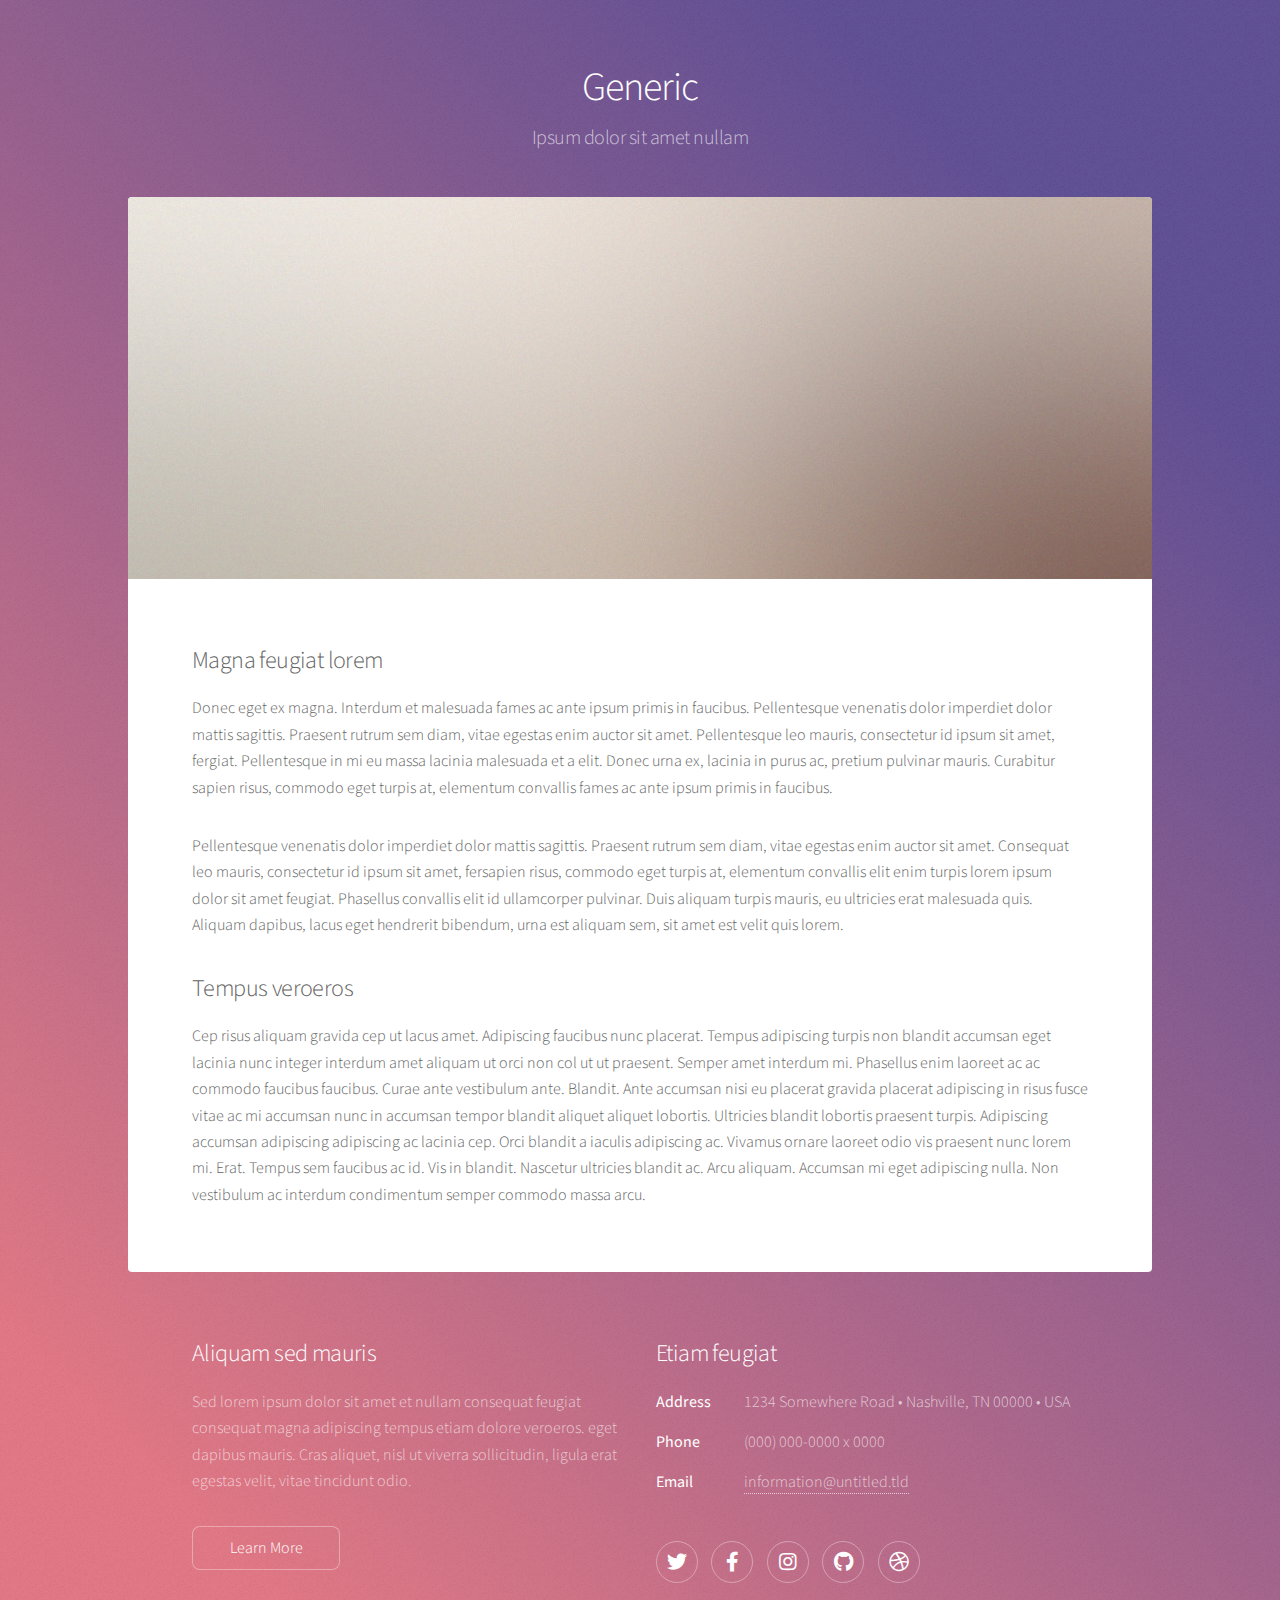
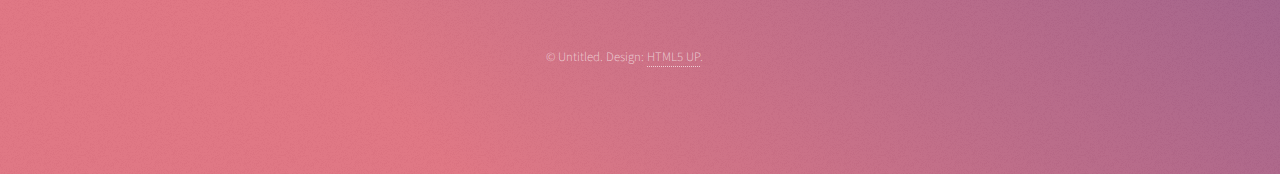
<file: generic.html>
<!DOCTYPE HTML>
<!--
	Stellar by HTML5 UP
	html5up.net | @ajlkn
	Free for personal and commercial use under the CCA 3.0 license (html5up.net/license)
-->
<html>
	<head>
		<title>Generic - Stellar by HTML5 UP</title>
		<meta charset="utf-8" />
		<meta name="viewport" content="width=device-width, initial-scale=1, user-scalable=no" />
		<link rel="stylesheet" href="assets/css/main.css" />
		<noscript><link rel="stylesheet" href="assets/css/noscript.css" /></noscript>
	</head>
	<body class="is-preload">

		<!-- Wrapper -->
			<div id="wrapper">

				<!-- Header -->
					<header id="header">
						<h1>Generic</h1>
						<p>Ipsum dolor sit amet nullam</p>
					</header>

				<!-- Main -->
					<div id="main">

						<!-- Content -->
							<section id="content" class="main">
								<span class="image main"><img src="images/pic04.jpg" alt="" /></span>
								<h2>Magna feugiat lorem</h2>
								<p>Donec eget ex magna. Interdum et malesuada fames ac ante ipsum primis in faucibus. Pellentesque venenatis dolor imperdiet dolor mattis sagittis. Praesent rutrum sem diam, vitae egestas enim auctor sit amet. Pellentesque leo mauris, consectetur id ipsum sit amet, fergiat. Pellentesque in mi eu massa lacinia malesuada et a elit. Donec urna ex, lacinia in purus ac, pretium pulvinar mauris. Curabitur sapien risus, commodo eget turpis at, elementum convallis fames ac ante ipsum primis in faucibus.</p>
								<p>Pellentesque venenatis dolor imperdiet dolor mattis sagittis. Praesent rutrum sem diam, vitae egestas enim auctor sit amet. Consequat leo mauris, consectetur id ipsum sit amet, fersapien risus, commodo eget turpis at, elementum convallis elit enim turpis lorem ipsum dolor sit amet feugiat. Phasellus convallis elit id ullamcorper pulvinar. Duis aliquam turpis mauris, eu ultricies erat malesuada quis. Aliquam dapibus, lacus eget hendrerit bibendum, urna est aliquam sem, sit amet est velit quis lorem.</p>
								<h2>Tempus veroeros</h2>
								<p>Cep risus aliquam gravida cep ut lacus amet. Adipiscing faucibus nunc placerat. Tempus adipiscing turpis non blandit accumsan eget lacinia nunc integer interdum amet aliquam ut orci non col ut ut praesent. Semper amet interdum mi. Phasellus enim laoreet ac ac commodo faucibus faucibus. Curae ante vestibulum ante. Blandit. Ante accumsan nisi eu placerat gravida placerat adipiscing in risus fusce vitae ac mi accumsan nunc in accumsan tempor blandit aliquet aliquet lobortis. Ultricies blandit lobortis praesent turpis. Adipiscing accumsan adipiscing adipiscing ac lacinia cep. Orci blandit a iaculis adipiscing ac. Vivamus ornare laoreet odio vis praesent nunc lorem mi. Erat. Tempus sem faucibus ac id. Vis in blandit. Nascetur ultricies blandit ac. Arcu aliquam. Accumsan mi eget adipiscing nulla. Non vestibulum ac interdum condimentum semper commodo massa arcu.</p>
							</section>

					</div>

				<!-- Footer -->
					<footer id="footer">
						<section>
							<h2>Aliquam sed mauris</h2>
							<p>Sed lorem ipsum dolor sit amet et nullam consequat feugiat consequat magna adipiscing tempus etiam dolore veroeros. eget dapibus mauris. Cras aliquet, nisl ut viverra sollicitudin, ligula erat egestas velit, vitae tincidunt odio.</p>
							<ul class="actions">
								<li><a href="#" class="button">Learn More</a></li>
							</ul>
						</section>
						<section>
							<h2>Etiam feugiat</h2>
							<dl class="alt">
								<dt>Address</dt>
								<dd>1234 Somewhere Road &bull; Nashville, TN 00000 &bull; USA</dd>
								<dt>Phone</dt>
								<dd>(000) 000-0000 x 0000</dd>
								<dt>Email</dt>
								<dd><a href="#">information@untitled.tld</a></dd>
							</dl>
							<ul class="icons">
								<li><a href="#" class="icon brands fa-twitter alt"><span class="label">Twitter</span></a></li>
								<li><a href="#" class="icon brands fa-facebook-f alt"><span class="label">Facebook</span></a></li>
								<li><a href="#" class="icon brands fa-instagram alt"><span class="label">Instagram</span></a></li>
								<li><a href="#" class="icon brands fa-github alt"><span class="label">GitHub</span></a></li>
								<li><a href="#" class="icon brands fa-dribbble alt"><span class="label">Dribbble</span></a></li>
							</ul>
						</section>
						<p class="copyright">&copy; Untitled. Design: <a href="https://html5up.net">HTML5 UP</a>.</p>
					</footer>

			</div>

		<!-- Scripts -->
			<script src="assets/js/jquery.min.js"></script>
			<script src="assets/js/jquery.scrollex.min.js"></script>
			<script src="assets/js/jquery.scrolly.min.js"></script>
			<script src="assets/js/browser.min.js"></script>
			<script src="assets/js/breakpoints.min.js"></script>
			<script src="assets/js/util.js"></script>
			<script src="assets/js/main.js"></script>

	</body>
</html>
</file>
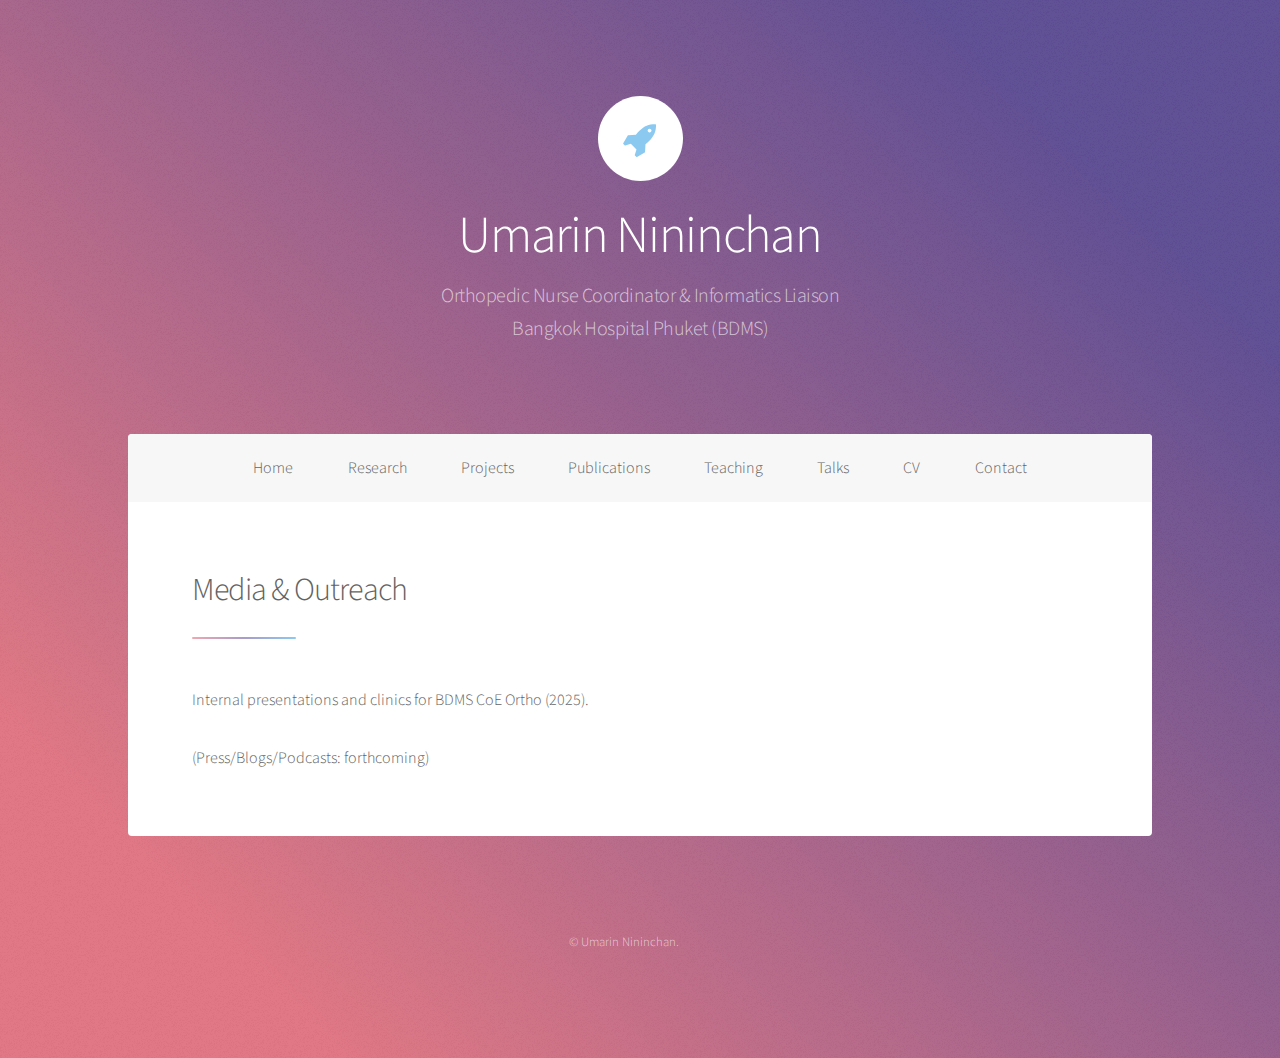
<file: media.html>
<!DOCTYPE HTML>
<html>
    <head>
        <title>Media &amp; Outreach — Umarin Nininchan</title>
        <meta charset="utf-8" />
        <meta name="viewport" content="width=device-width, initial-scale=1, user-scalable=no" />
        <link rel="stylesheet" href="assets/css/main.css" />
        <noscript><link rel="stylesheet" href="assets/css/noscript.css" /></noscript>
    </head>
    <body class="is-preload">
        <div id="wrapper">
            <header id="header" class="alt">
                <span class="logo"><img src="images/logo.svg" alt="" /></span>
                <h1>Umarin Nininchan</h1>
                <p>Orthopedic Nurse Coordinator &amp; Informatics Liaison<br />Bangkok Hospital Phuket (BDMS)</p>
            </header>
            <nav id="nav">
                <ul>
                    <li><a href="index.html">Home</a></li>
                    <li><a href="research.html">Research</a></li>
                    <li><a href="projects.html">Projects</a></li>
                    <li><a href="publications/index.html">Publications</a></li>
                    <li><a href="teaching.html">Teaching</a></li>
                    <li><a href="talks.html">Talks</a></li>
                    <li><a href="cv.html">CV</a></li>
                    <li><a href="contact.html">Contact</a></li>
                </ul>
            </nav>
            <div id="main">
                <section class="main">
                    <header class="major"><h2>Media &amp; Outreach</h2></header>
                    <p>Internal presentations and clinics for BDMS CoE Ortho (2025).</p>
                    <p>(Press/Blogs/Podcasts: forthcoming)</p>
                </section>
            </div>
            <footer id="footer">
                <p class="copyright">&copy; Umarin Nininchan.</p>
            </footer>
        </div>
        <script src="assets/js/jquery.min.js"></script>
        <script src="assets/js/jquery.scrollex.min.js"></script>
        <script src="assets/js/jquery.scrolly.min.js"></script>
        <script src="assets/js/browser.min.js"></script>
        <script src="assets/js/breakpoints.min.js"></script>
        <script src="assets/js/util.js"></script>
        <script src="assets/js/main.js"></script>
    </body>
</html>
</file>
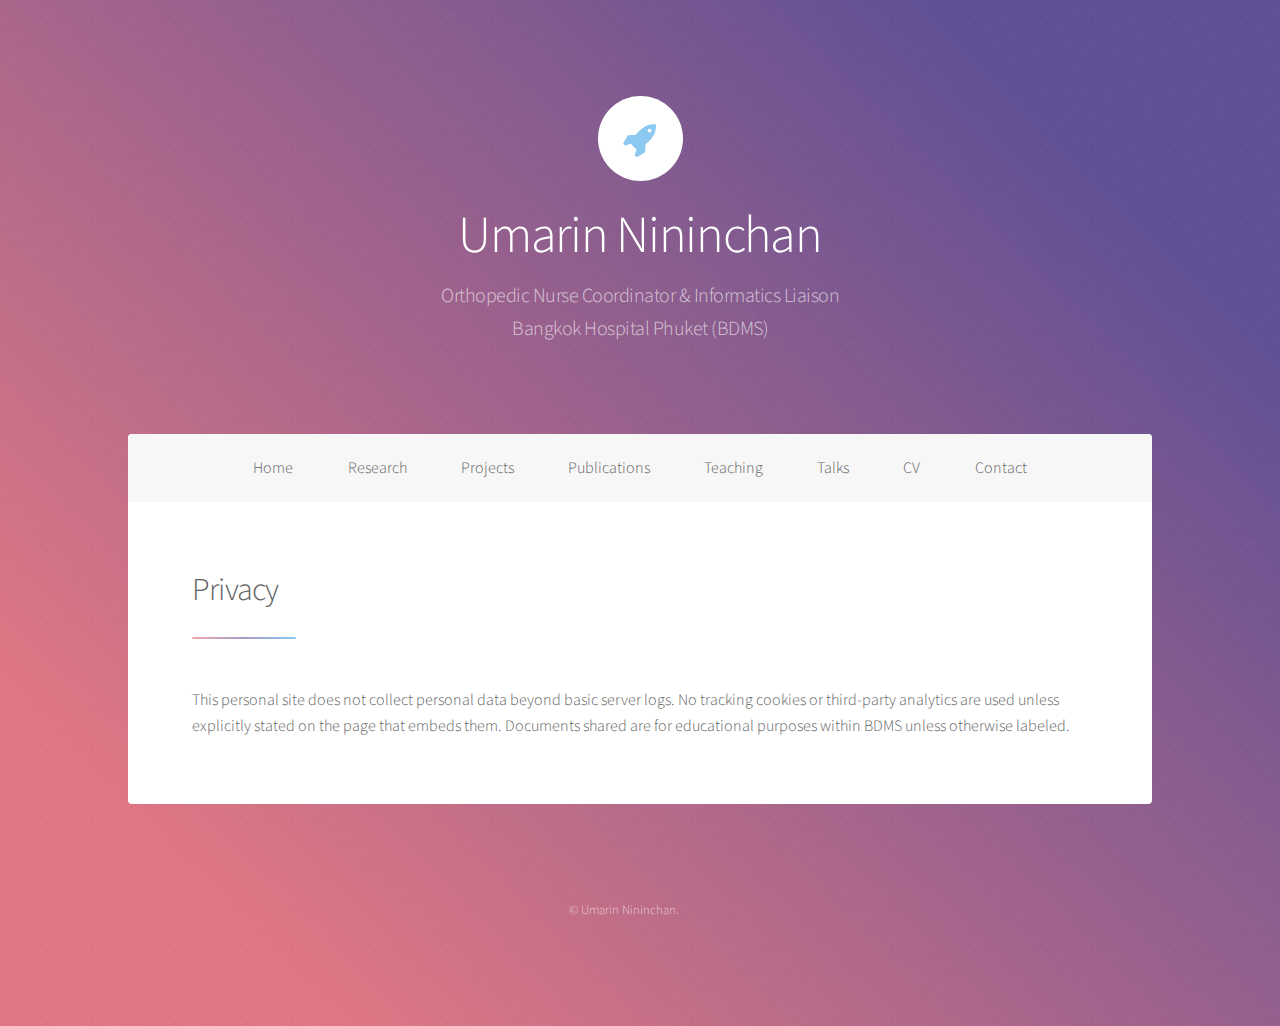
<file: privacy.html>
<!DOCTYPE HTML>
<html>
    <head>
        <title>Privacy — Umarin Nininchan</title>
        <meta charset="utf-8" />
        <meta name="viewport" content="width=device-width, initial-scale=1, user-scalable=no" />
        <link rel="stylesheet" href="assets/css/main.css" />
        <noscript><link rel="stylesheet" href="assets/css/noscript.css" /></noscript>
    </head>
    <body class="is-preload">
        <div id="wrapper">
            <header id="header" class="alt">
                <span class="logo"><img src="images/logo.svg" alt="" /></span>
                <h1>Umarin Nininchan</h1>
                <p>Orthopedic Nurse Coordinator &amp; Informatics Liaison<br />Bangkok Hospital Phuket (BDMS)</p>
            </header>
            <nav id="nav">
                <ul>
                    <li><a href="index.html">Home</a></li>
                    <li><a href="research.html">Research</a></li>
                    <li><a href="projects.html">Projects</a></li>
                    <li><a href="publications/index.html">Publications</a></li>
                    <li><a href="teaching.html">Teaching</a></li>
                    <li><a href="talks.html">Talks</a></li>
                    <li><a href="cv.html">CV</a></li>
                    <li><a href="contact.html">Contact</a></li>
                </ul>
            </nav>
            <div id="main">
                <section class="main">
                    <header class="major"><h2>Privacy</h2></header>
                    <p>This personal site does not collect personal data beyond basic server logs. No tracking cookies or third-party analytics are used unless explicitly stated on the page that embeds them. Documents shared are for educational purposes within BDMS unless otherwise labeled.</p>
                </section>
            </div>
            <footer id="footer">
                <p class="copyright">&copy; Umarin Nininchan.</p>
            </footer>
        </div>
        <script src="assets/js/jquery.min.js"></script>
        <script src="assets/js/jquery.scrollex.min.js"></script>
        <script src="assets/js/jquery.scrolly.min.js"></script>
        <script src="assets/js/browser.min.js"></script>
        <script src="assets/js/breakpoints.min.js"></script>
        <script src="assets/js/util.js"></script>
        <script src="assets/js/main.js"></script>
    </body>
</html>
</file>
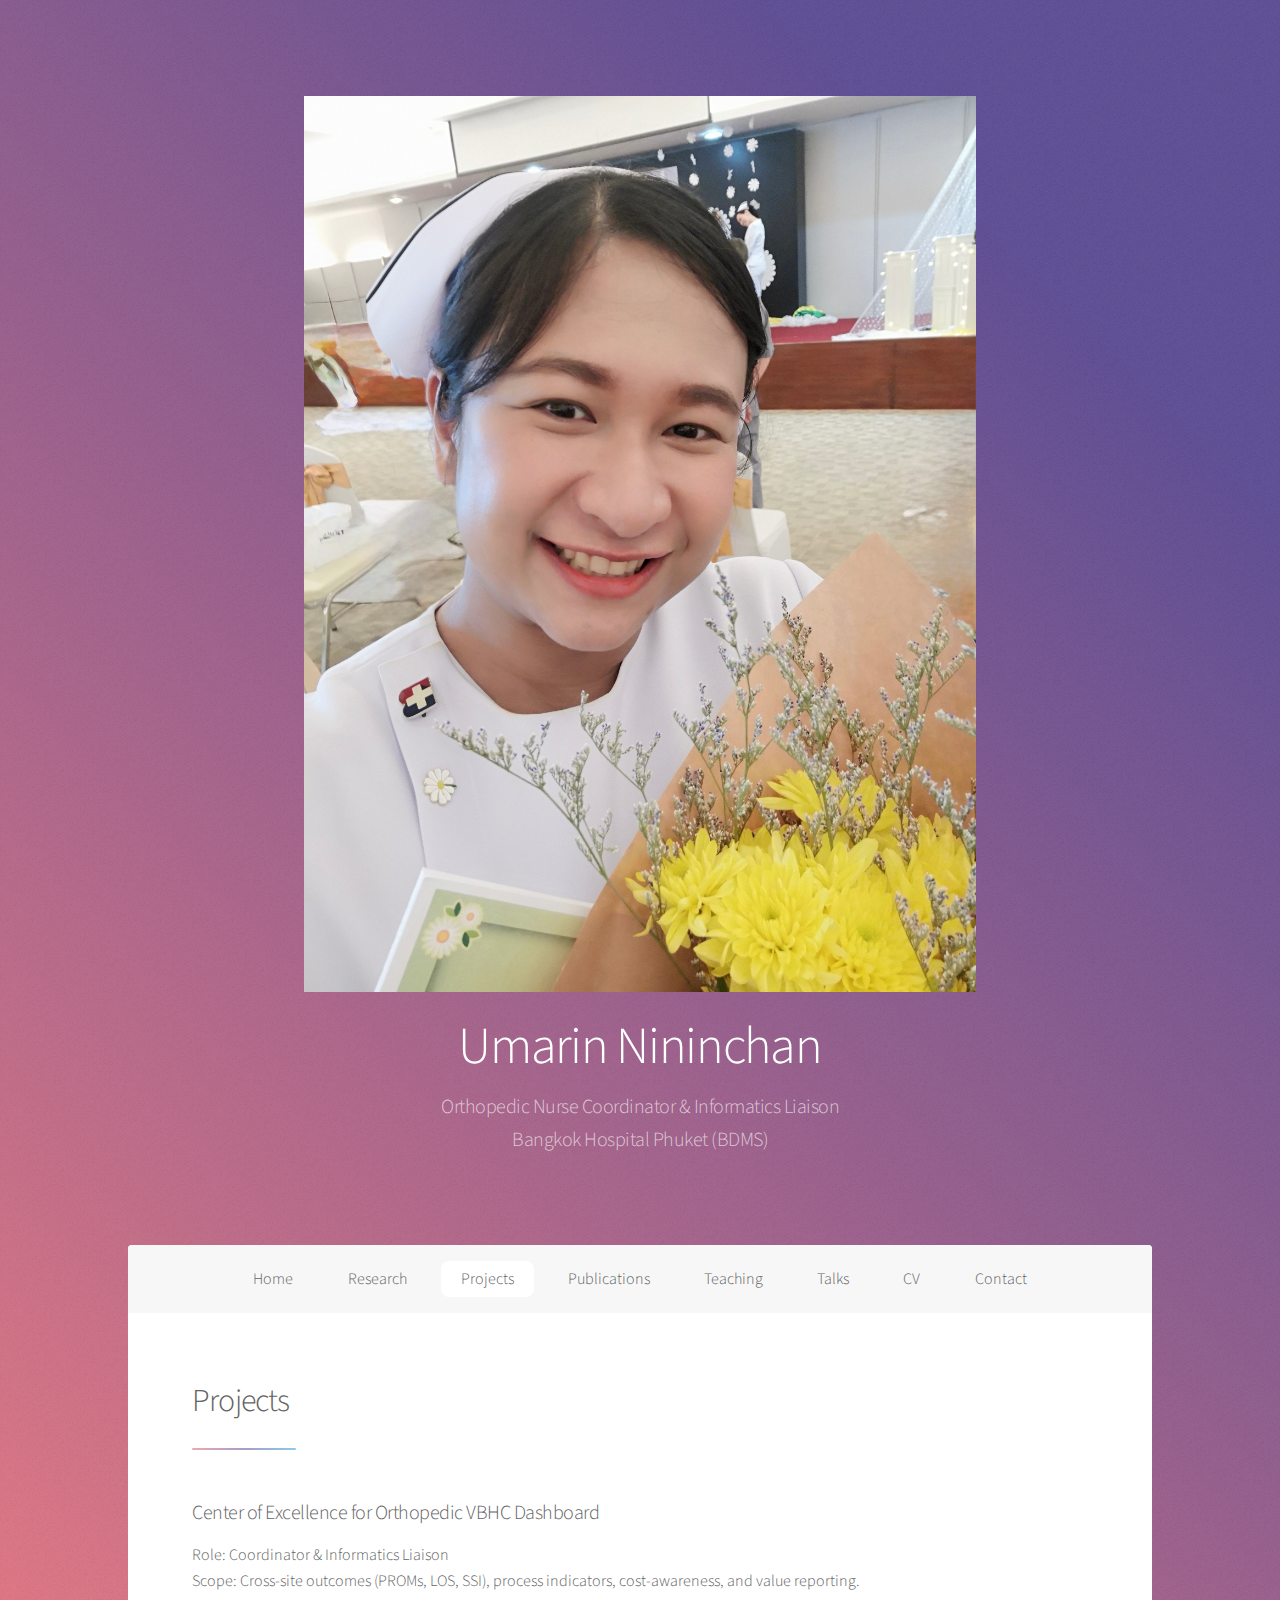
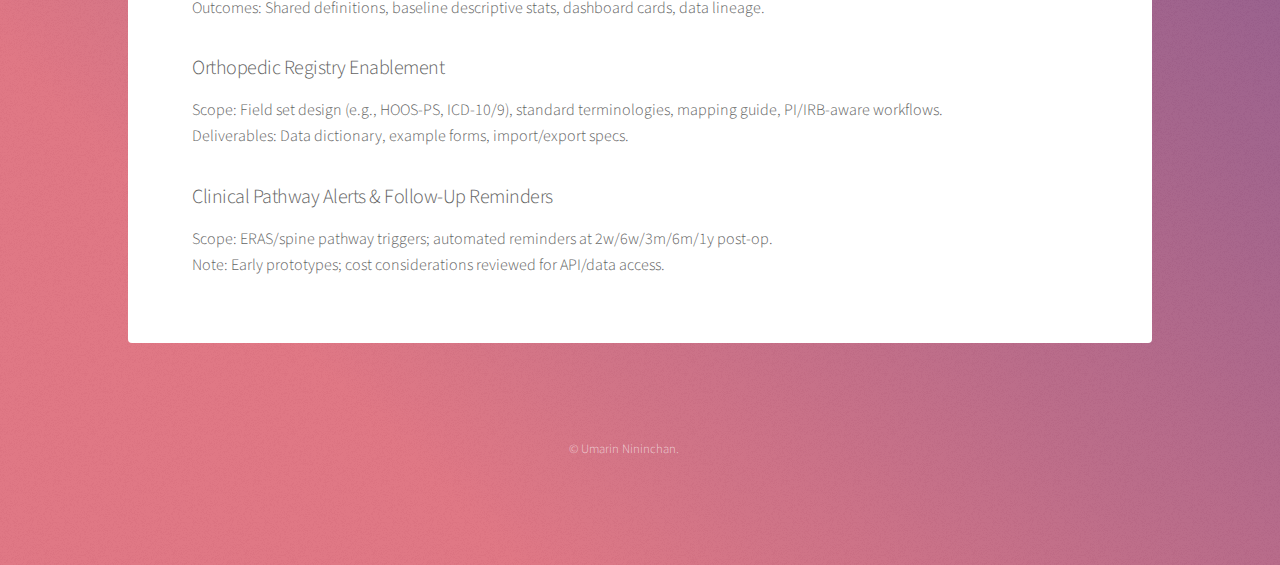
<file: projects.html>
<!DOCTYPE HTML>
<html>
    <head>
        <title>Projects — Umarin Nininchan</title>
        <meta charset="utf-8" />
        <meta name="viewport" content="width=device-width, initial-scale=1, user-scalable=no" />
        <link rel="stylesheet" href="assets/css/main.css" />
        <noscript><link rel="stylesheet" href="assets/css/noscript.css" /></noscript>
    </head>
    <body class="is-preload">
        <div id="wrapper">
            <header id="header" class="alt">
                <span class="logo"><img src="images/5A5FDFE1-5DAF-40E1-A289-5BB21658CBD0.jpg" alt="" /></span>
                <h1>Umarin Nininchan</h1>
                <p>Orthopedic Nurse Coordinator &amp; Informatics Liaison<br />Bangkok Hospital Phuket (BDMS)</p>
            </header>
            <nav id="nav">
                <ul>
                    <li><a href="index.html">Home</a></li>
                    <li><a href="research.html">Research</a></li>
                    <li><a href="projects.html" class="active">Projects</a></li>
                    <li><a href="publications/index.html">Publications</a></li>
                    <li><a href="teaching.html">Teaching</a></li>
                    <li><a href="talks.html">Talks</a></li>
                    <li><a href="cv.html">CV</a></li>
                    <li><a href="contact.html">Contact</a></li>
                </ul>
            </nav>
            <div id="main">
                <section class="main">
                    <header class="major"><h2>Projects</h2></header>
                    <h3>Center of Excellence for Orthopedic VBHC Dashboard</h3>
                    <p>Role: Coordinator &amp; Informatics Liaison<br />Scope: Cross-site outcomes (PROMs, LOS, SSI), process indicators, cost-awareness, and value reporting.<br />Outcomes: Shared definitions, baseline descriptive stats, dashboard cards, data lineage.</p>
                    <h3>Orthopedic Registry Enablement</h3>
                    <p>Scope: Field set design (e.g., HOOS-PS, ICD-10/9), standard terminologies, mapping guide, PI/IRB-aware workflows.<br />Deliverables: Data dictionary, example forms, import/export specs.</p>
                    <h3>Clinical Pathway Alerts &amp; Follow-Up Reminders</h3>
                    <p>Scope: ERAS/spine pathway triggers; automated reminders at 2w/6w/3m/6m/1y post-op.<br />Note: Early prototypes; cost considerations reviewed for API/data access.</p>
                    <!-- Google Apps Script Web Apps (Insurance Workflow) section removed as requested -->
                </section>
            </div>
            <footer id="footer">
                <p class="copyright">&copy; Umarin Nininchan.</p>
            </footer>
        </div>
        <script src="assets/js/jquery.min.js"></script>
        <script src="assets/js/jquery.scrollex.min.js"></script>
        <script src="assets/js/jquery.scrolly.min.js"></script>
        <script src="assets/js/browser.min.js"></script>
        <script src="assets/js/breakpoints.min.js"></script>
        <script src="assets/js/util.js"></script>
        <script src="assets/js/main.js"></script>
    </body>
</html>
</file>
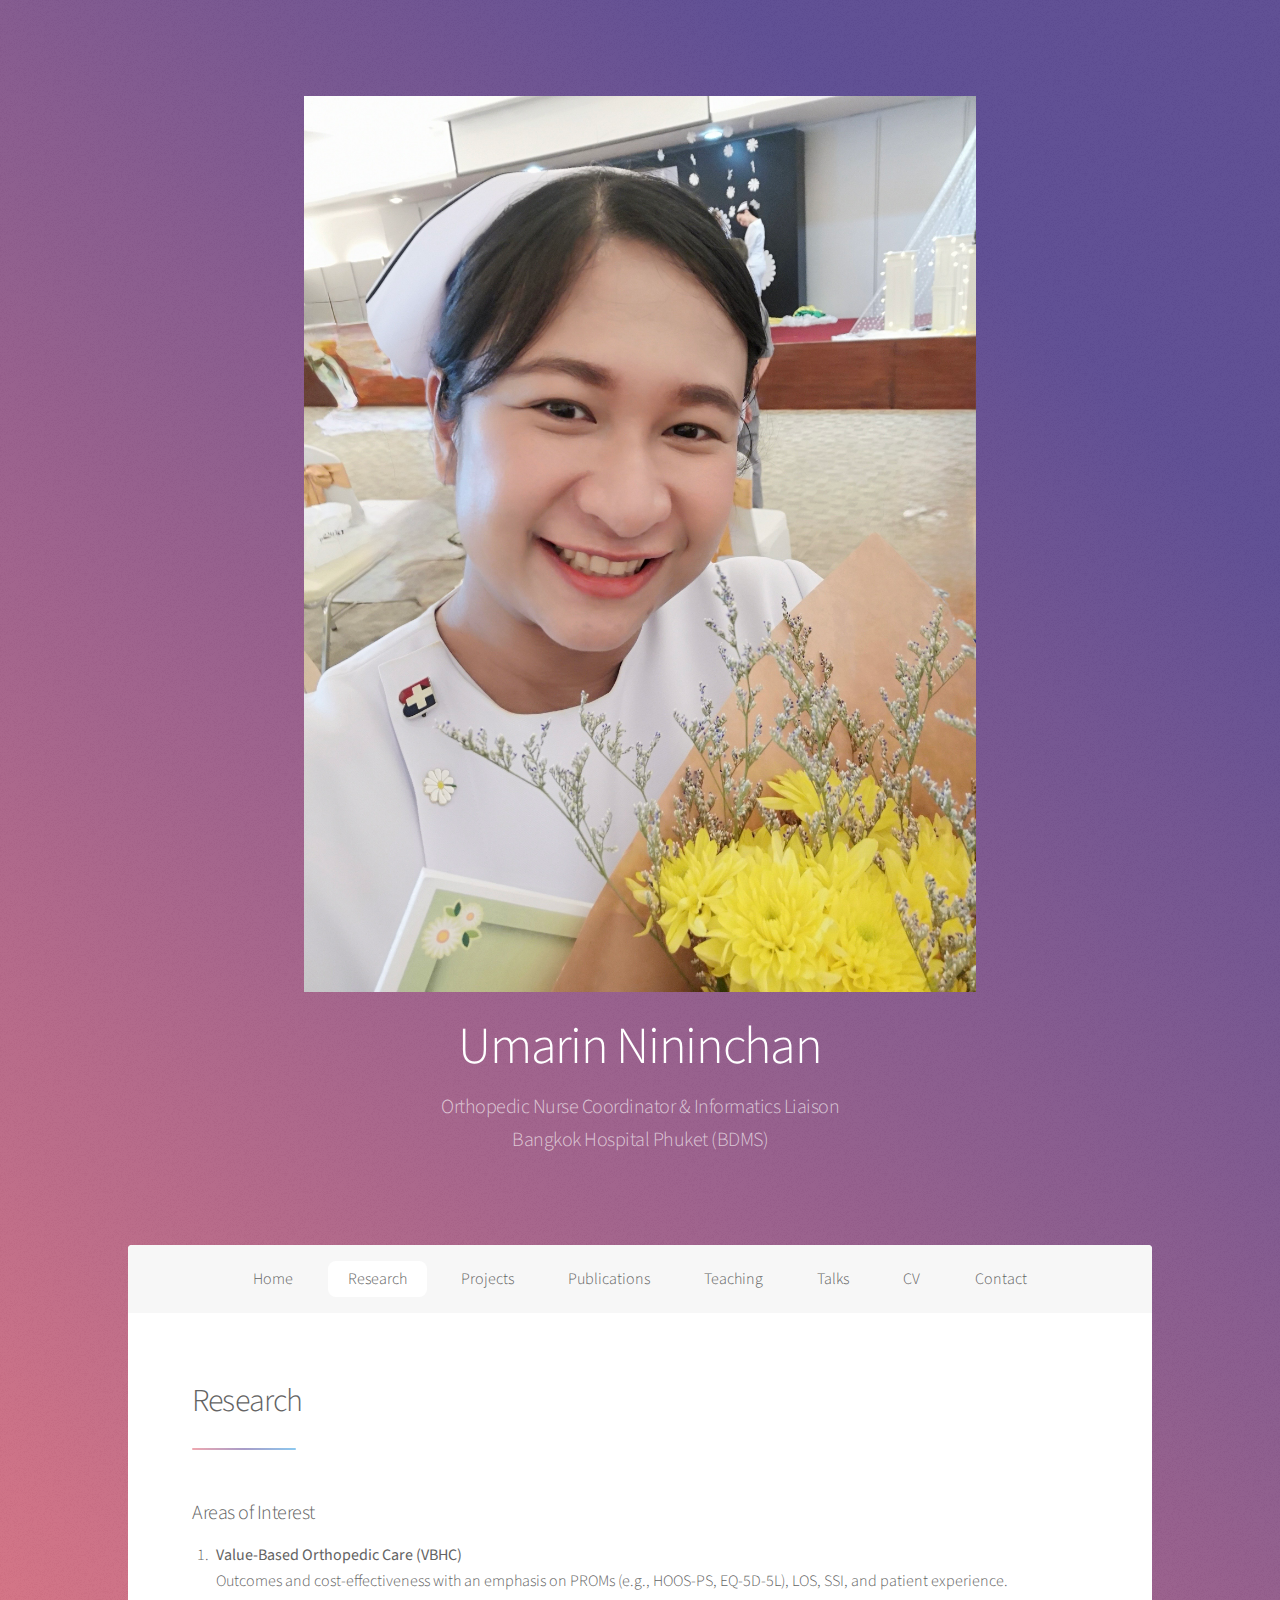
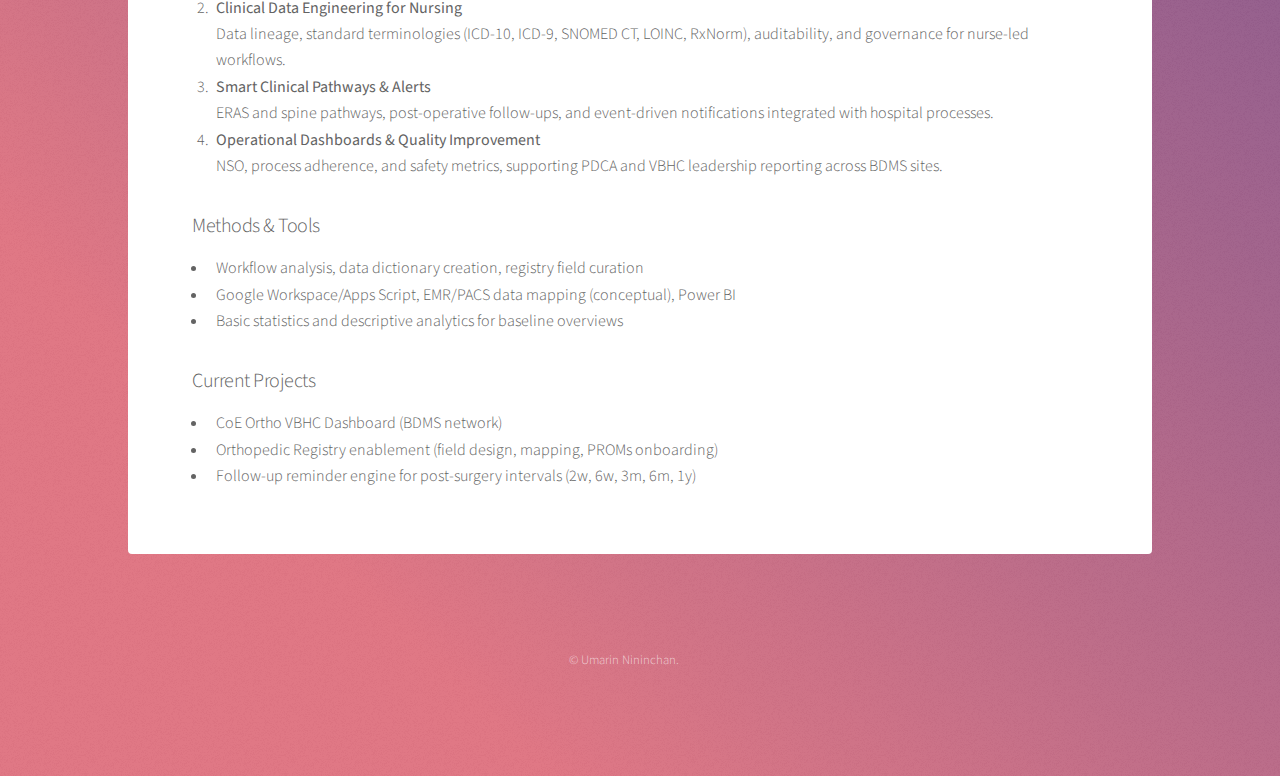
<file: research.html>
<!DOCTYPE HTML>
<html>
    <head>
        <title>Research — Umarin Nininchan</title>
        <meta charset="utf-8" />
        <meta name="viewport" content="width=device-width, initial-scale=1, user-scalable=no" />
        <link rel="stylesheet" href="assets/css/main.css" />
        <noscript><link rel="stylesheet" href="assets/css/noscript.css" /></noscript>
    </head>
    <body class="is-preload">
        <div id="wrapper">
            <header id="header" class="alt">
                <span class="logo"><img src="images/5A5FDFE1-5DAF-40E1-A289-5BB21658CBD0.jpg" alt="" /></span>
                <h1>Umarin Nininchan</h1>
                <p>Orthopedic Nurse Coordinator &amp; Informatics Liaison<br />Bangkok Hospital Phuket (BDMS)</p>
            </header>
            <nav id="nav">
                <ul>
                    <li><a href="index.html">Home</a></li>
                    <li><a href="research.html" class="active">Research</a></li>
                    <li><a href="projects.html">Projects</a></li>
                    <li><a href="publications/index.html">Publications</a></li>
                    <li><a href="teaching.html">Teaching</a></li>
                    <li><a href="talks.html">Talks</a></li>
                    <li><a href="cv.html">CV</a></li>
                    <li><a href="contact.html">Contact</a></li>
                </ul>
            </nav>
            <div id="main">
                <section class="main">
                    <header class="major"><h2>Research</h2></header>
                    <h3>Areas of Interest</h3>
                    <ol>
                        <li><strong>Value-Based Orthopedic Care (VBHC)</strong><br />Outcomes and cost-effectiveness with an emphasis on PROMs (e.g., HOOS-PS, EQ-5D-5L), LOS, SSI, and patient experience.</li>
                        <li><strong>Clinical Data Engineering for Nursing</strong><br />Data lineage, standard terminologies (ICD-10, ICD-9, SNOMED CT, LOINC, RxNorm), auditability, and governance for nurse-led workflows.</li>
                        <li><strong>Smart Clinical Pathways &amp; Alerts</strong><br />ERAS and spine pathways, post-operative follow-ups, and event-driven notifications integrated with hospital processes.</li>
                        <li><strong>Operational Dashboards &amp; Quality Improvement</strong><br />NSO, process adherence, and safety metrics, supporting PDCA and VBHC leadership reporting across BDMS sites.</li>
                    </ol>
                    <h3>Methods &amp; Tools</h3>
                    <ul>
                        <li>Workflow analysis, data dictionary creation, registry field curation</li>
                        <li>Google Workspace/Apps Script, EMR/PACS data mapping (conceptual), Power BI</li>
                        <li>Basic statistics and descriptive analytics for baseline overviews</li>
                    </ul>
                    <h3>Current Projects</h3>
                    <ul>
                        <li>CoE Ortho VBHC Dashboard (BDMS network)</li>
                        <li>Orthopedic Registry enablement (field design, mapping, PROMs onboarding)</li>
                        <li>Follow-up reminder engine for post-surgery intervals (2w, 6w, 3m, 6m, 1y)</li>
                    </ul>
                </section>
            </div>
            <footer id="footer">
                <p class="copyright">&copy; Umarin Nininchan.</p>
            </footer>
        </div>
        <script src="assets/js/jquery.min.js"></script>
        <script src="assets/js/jquery.scrollex.min.js"></script>
        <script src="assets/js/jquery.scrolly.min.js"></script>
        <script src="assets/js/browser.min.js"></script>
        <script src="assets/js/breakpoints.min.js"></script>
        <script src="assets/js/util.js"></script>
        <script src="assets/js/main.js"></script>
    </body>
</html>
</file>
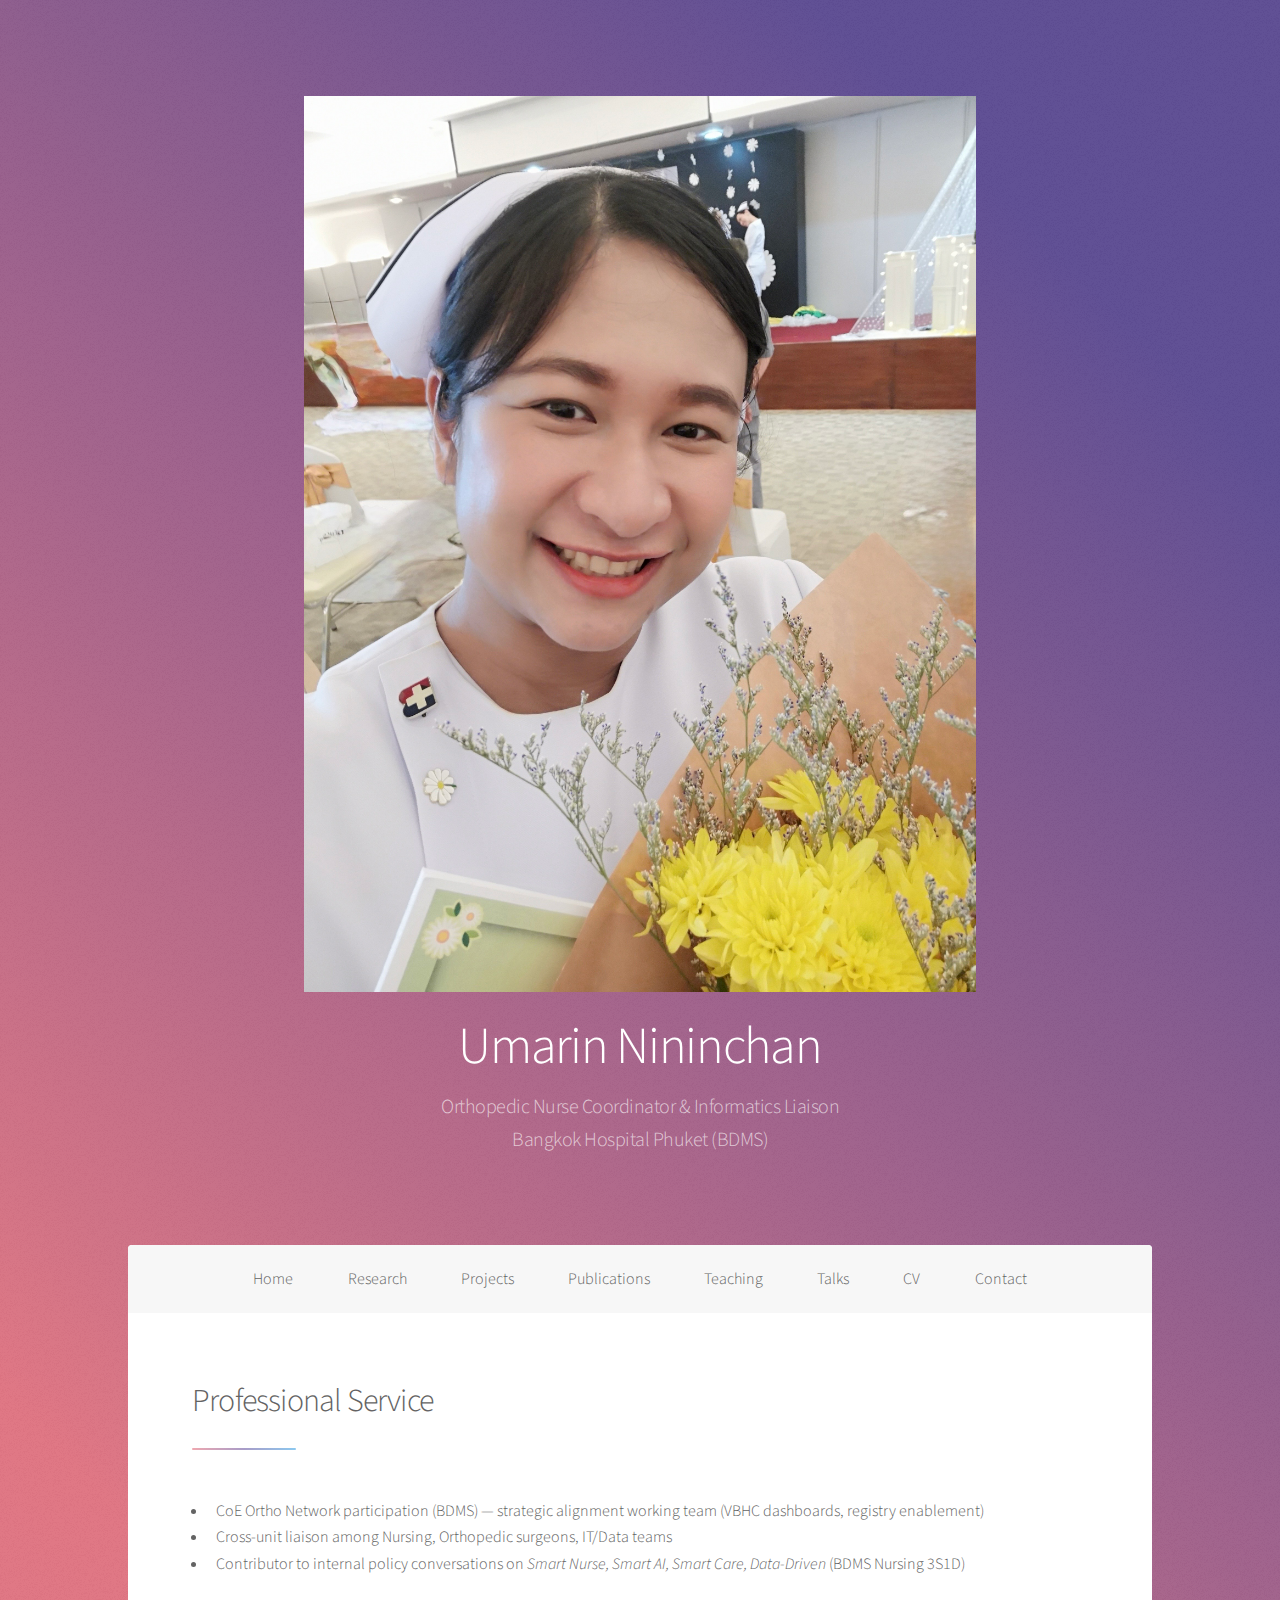
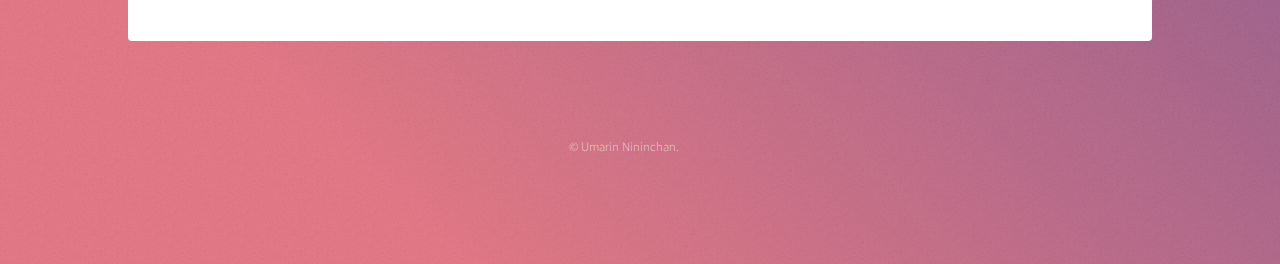
<file: service.html>
<!DOCTYPE HTML>
<html>
    <head>
        <title>Professional Service — Umarin Nininchan</title>
        <meta charset="utf-8" />
        <meta name="viewport" content="width=device-width, initial-scale=1, user-scalable=no" />
        <link rel="stylesheet" href="assets/css/main.css" />
        <noscript><link rel="stylesheet" href="assets/css/noscript.css" /></noscript>
    </head>
    <body class="is-preload">
        <div id="wrapper">
            <header id="header" class="alt">
                <span class="logo"><img src="images/5A5FDFE1-5DAF-40E1-A289-5BB21658CBD0.jpg" alt="" /></span>
                <h1>Umarin Nininchan</h1>
                <p>Orthopedic Nurse Coordinator &amp; Informatics Liaison<br />Bangkok Hospital Phuket (BDMS)</p>
            </header>
            <nav id="nav">
                <ul>
                    <li><a href="index.html">Home</a></li>
                    <li><a href="research.html">Research</a></li>
                    <li><a href="projects.html">Projects</a></li>
                    <li><a href="publications/index.html">Publications</a></li>
                    <li><a href="teaching.html">Teaching</a></li>
                    <li><a href="talks.html">Talks</a></li>
                    <li><a href="cv.html">CV</a></li>
                    <li><a href="contact.html">Contact</a></li>
                </ul>
            </nav>
            <div id="main">
                <section class="main">
                    <header class="major"><h2>Professional Service</h2></header>
                    <ul>
                        <li>CoE Ortho Network participation (BDMS) — strategic alignment working team (VBHC dashboards, registry enablement)</li>
                        <li>Cross-unit liaison among Nursing, Orthopedic surgeons, IT/Data teams</li>
                        <li>Contributor to internal policy conversations on <em>Smart Nurse, Smart AI, Smart Care, Data-Driven</em> (BDMS Nursing 3S1D)</li>
                    </ul>
                </section>
            </div>
            <footer id="footer">
                <p class="copyright">&copy; Umarin Nininchan.</p>
            </footer>
        </div>
        <script src="assets/js/jquery.min.js"></script>
        <script src="assets/js/jquery.scrollex.min.js"></script>
        <script src="assets/js/jquery.scrolly.min.js"></script>
        <script src="assets/js/browser.min.js"></script>
        <script src="assets/js/breakpoints.min.js"></script>
        <script src="assets/js/util.js"></script>
        <script src="assets/js/main.js"></script>
    </body>
</html>
</file>
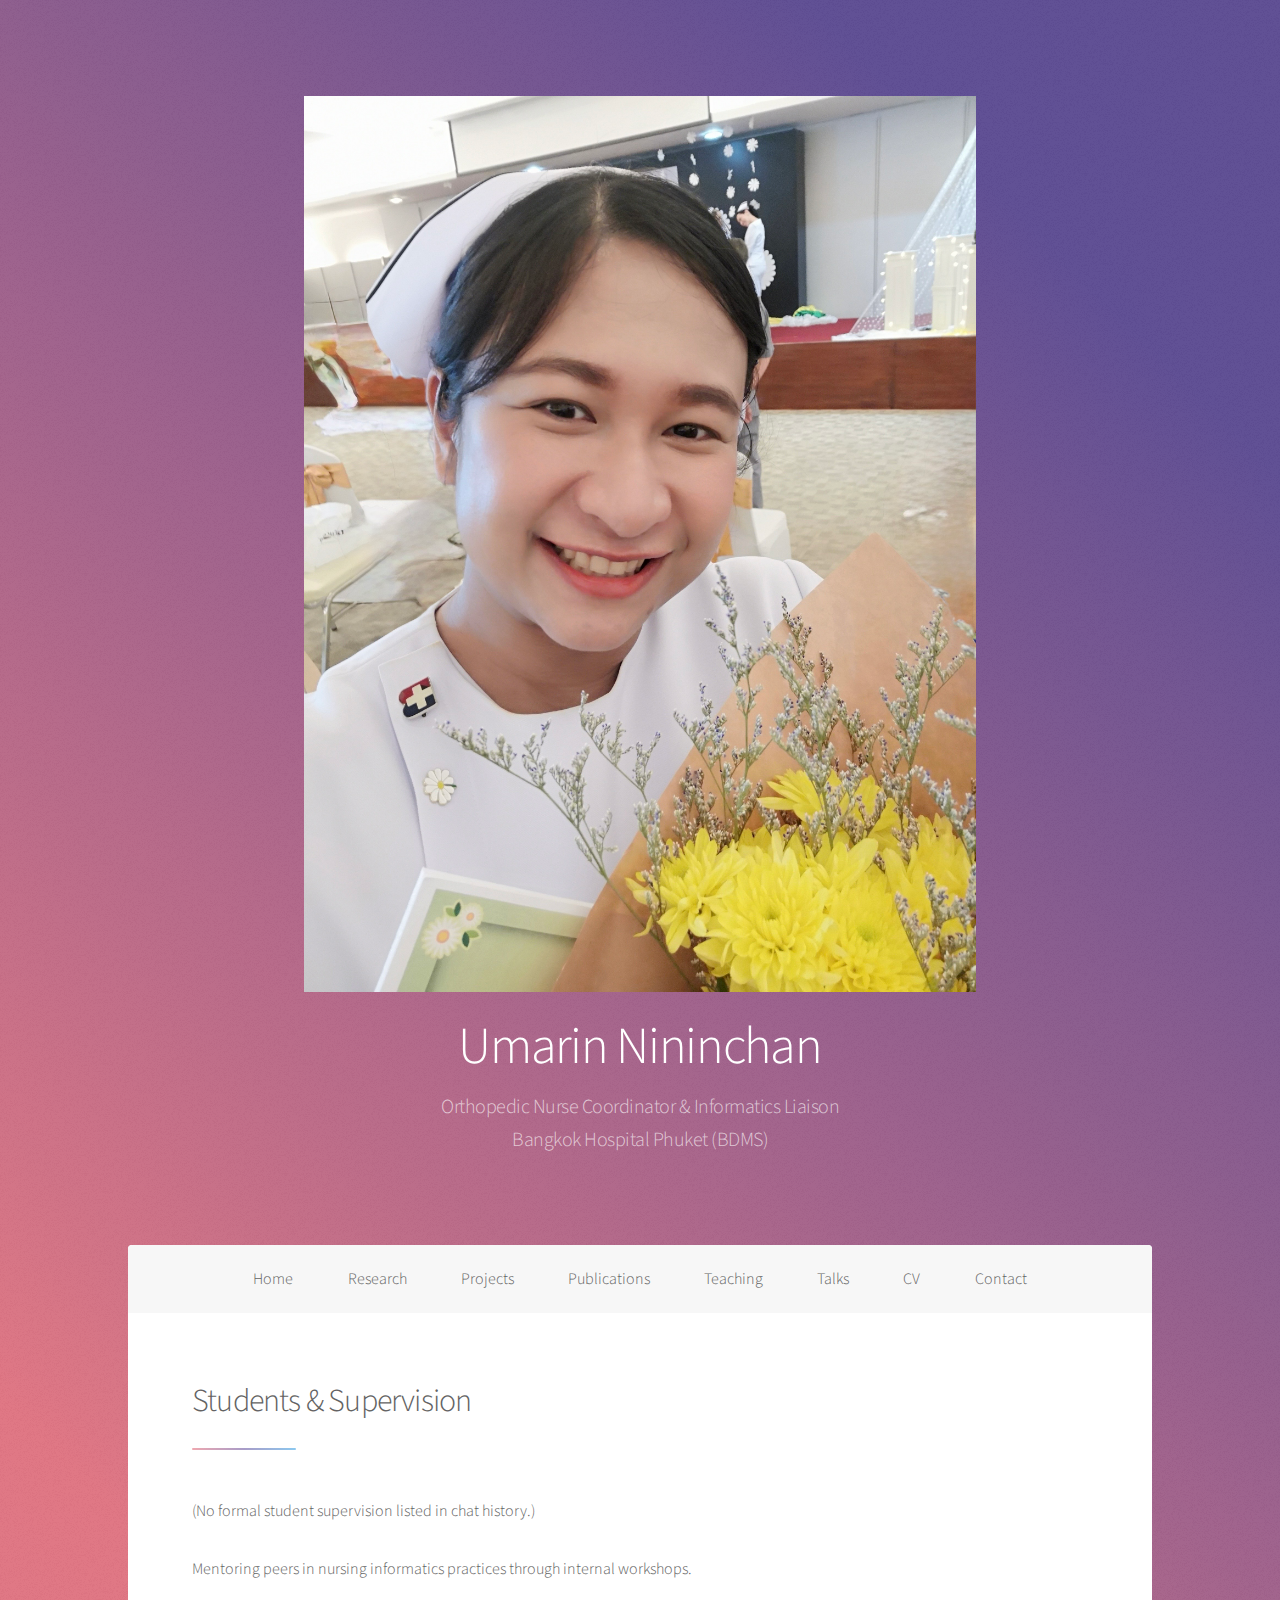
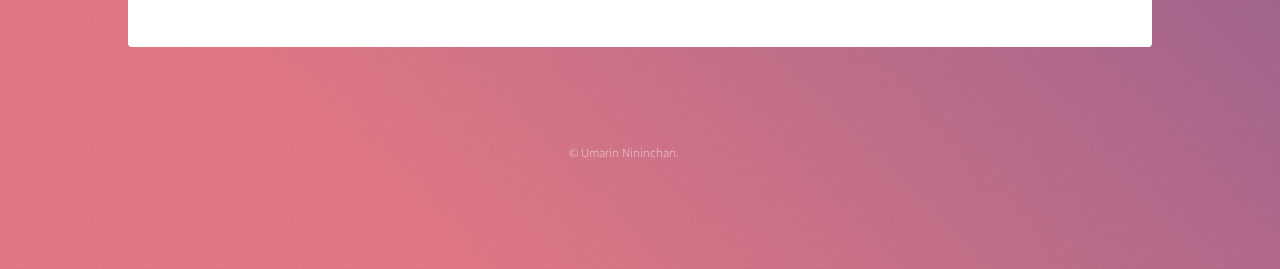
<file: students.html>
<!DOCTYPE HTML>
<html>
    <head>
        <title>Students &amp; Supervision — Umarin Nininchan</title>
        <meta charset="utf-8" />
        <meta name="viewport" content="width=device-width, initial-scale=1, user-scalable=no" />
        <link rel="stylesheet" href="assets/css/main.css" />
        <noscript><link rel="stylesheet" href="assets/css/noscript.css" /></noscript>
    </head>
    <body class="is-preload">
        <div id="wrapper">
            <header id="header" class="alt">
                <span class="logo"><img src="images/5A5FDFE1-5DAF-40E1-A289-5BB21658CBD0.jpg" alt="" /></span>
                <h1>Umarin Nininchan</h1>
                <p>Orthopedic Nurse Coordinator &amp; Informatics Liaison<br />Bangkok Hospital Phuket (BDMS)</p>
            </header>
            <nav id="nav">
                <ul>
                    <li><a href="index.html">Home</a></li>
                    <li><a href="research.html">Research</a></li>
                    <li><a href="projects.html">Projects</a></li>
                    <li><a href="publications/index.html">Publications</a></li>
                    <li><a href="teaching.html">Teaching</a></li>
                    <li><a href="talks.html">Talks</a></li>
                    <li><a href="cv.html">CV</a></li>
                    <li><a href="contact.html">Contact</a></li>
                </ul>
            </nav>
            <div id="main">
                <section class="main">
                    <header class="major"><h2>Students &amp; Supervision</h2></header>
                    <p>(No formal student supervision listed in chat history.)</p>
                    <p>Mentoring peers in nursing informatics practices through internal workshops.</p>
                </section>
            </div>
            <footer id="footer">
                <p class="copyright">&copy; Umarin Nininchan.</p>
            </footer>
        </div>
        <script src="assets/js/jquery.min.js"></script>
        <script src="assets/js/jquery.scrollex.min.js"></script>
        <script src="assets/js/jquery.scrolly.min.js"></script>
        <script src="assets/js/browser.min.js"></script>
        <script src="assets/js/breakpoints.min.js"></script>
        <script src="assets/js/util.js"></script>
        <script src="assets/js/main.js"></script>
    </body>
</html>
</file>
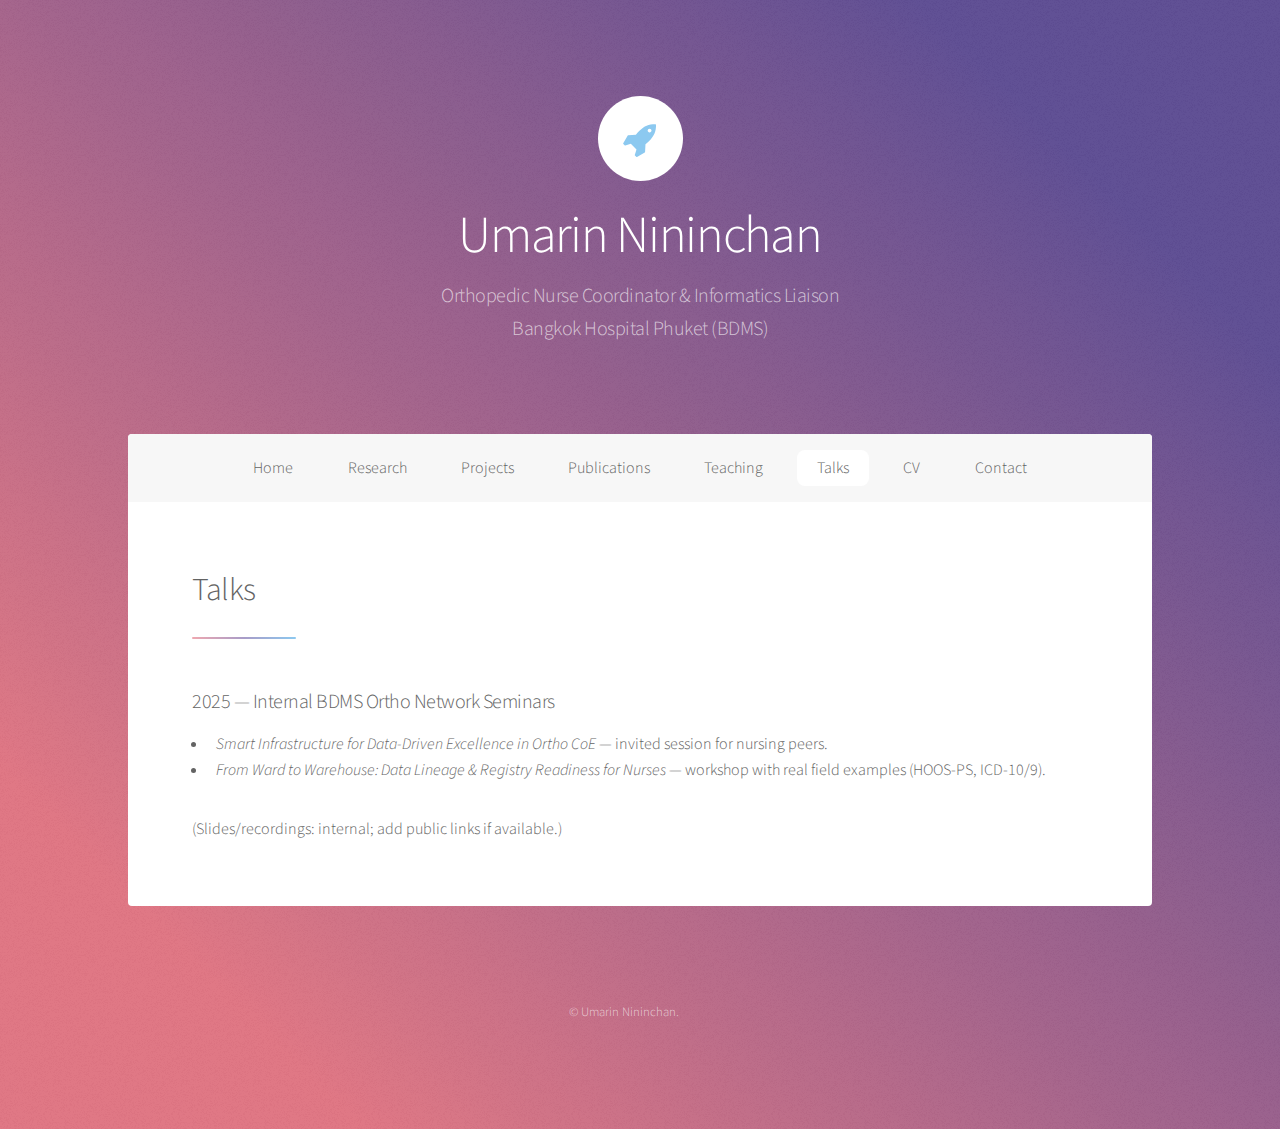
<file: talks.html>
<!DOCTYPE HTML>
<html>
    <head>
        <title>Talks — Umarin Nininchan</title>
        <meta charset="utf-8" />
        <meta name="viewport" content="width=device-width, initial-scale=1, user-scalable=no" />
        <link rel="stylesheet" href="assets/css/main.css" />
        <noscript><link rel="stylesheet" href="assets/css/noscript.css" /></noscript>
    </head>
    <body class="is-preload">
        <div id="wrapper">
            <header id="header" class="alt">
                <span class="logo"><img src="images/logo.svg" alt="" /></span>
                <h1>Umarin Nininchan</h1>
                <p>Orthopedic Nurse Coordinator &amp; Informatics Liaison<br />Bangkok Hospital Phuket (BDMS)</p>
            </header>
            <nav id="nav">
                <ul>
                    <li><a href="index.html">Home</a></li>
                    <li><a href="research.html">Research</a></li>
                    <li><a href="projects.html">Projects</a></li>
                    <li><a href="publications/index.html">Publications</a></li>
                    <li><a href="teaching.html">Teaching</a></li>
                    <li><a href="talks.html" class="active">Talks</a></li>
                    <li><a href="cv.html">CV</a></li>
                    <li><a href="contact.html">Contact</a></li>
                </ul>
            </nav>
            <div id="main">
                <section class="main">
                    <header class="major"><h2>Talks</h2></header>
                    <h3>2025 — Internal BDMS Ortho Network Seminars</h3>
                    <ul>
                        <li><em>Smart Infrastructure for Data-Driven Excellence in Ortho CoE</em> — invited session for nursing peers.</li>
                        <li><em>From Ward to Warehouse: Data Lineage &amp; Registry Readiness for Nurses</em> — workshop with real field examples (HOOS-PS, ICD-10/9).</li>
                    </ul>
                    <p>(Slides/recordings: internal; add public links if available.)</p>
                </section>
            </div>
            <footer id="footer">
                <p class="copyright">&copy; Umarin Nininchan.</p>
            </footer>
        </div>
        <script src="assets/js/jquery.min.js"></script>
        <script src="assets/js/jquery.scrollex.min.js"></script>
        <script src="assets/js/jquery.scrolly.min.js"></script>
        <script src="assets/js/browser.min.js"></script>
        <script src="assets/js/breakpoints.min.js"></script>
        <script src="assets/js/util.js"></script>
        <script src="assets/js/main.js"></script>
    </body>
</html>
</file>
<file: assets/css/noscript.css>
/*
	Stellar by HTML5 UP
	html5up.net | @ajlkn
	Free for personal and commercial use under the CCA 3.0 license (html5up.net/license)
*/

/* Header */

	body.is-preload #header.alt > * {
		opacity: 1;
	}

	body.is-preload #header.alt .logo {
		-moz-transform: none;
		-webkit-transform: none;
		-ms-transform: none;
		transform: none;
	}
</file>
<file: assets/css/main.css>
@import url(fontawesome-all.min.css);
@import 'https://fonts.googleapis.com/css?family=Source+Sans+Pro:300,400';

/*
	Stellar by HTML5 UP
	html5up.net | @ajlkn
	Free for personal and commercial use under the CCA 3.0 license (html5up.net/license)
*/

html, body, div, span, applet, object,
iframe, h1, h2, h3, h4, h5, h6, p, blockquote,
pre, a, abbr, acronym, address, big, cite,
code, del, dfn, em, img, ins, kbd, q, s, samp,
small, strike, strong, sub, sup, tt, var, b,
u, i, center, dl, dt, dd, ol, ul, li, fieldset,
form, label, legend, table, caption, tbody,
tfoot, thead, tr, th, td, article, aside,
canvas, details, embed, figure, figcaption,
footer, header, hgroup, menu, nav, output, ruby,
section, summary, time, mark, audio, video {
	margin: 0;
	padding: 0;
	border: 0;
	font-size: 100%;
	font: inherit;
	vertical-align: baseline;}

article, aside, details, figcaption, figure,
footer, header, hgroup, menu, nav, section {
	display: block;}

body {
	line-height: 1;
}

ol, ul {
	list-style: none;
}

blockquote, q {
	quotes: none;
}

	blockquote:before, blockquote:after, q:before, q:after {
		content: '';
		content: none;
	}

table {
	border-collapse: collapse;
	border-spacing: 0;
}

body {
	-webkit-text-size-adjust: none;
}

mark {
	background-color: transparent;
	color: inherit;
}

input::-moz-focus-inner {
	border: 0;
	padding: 0;
}

input, select, textarea {
	-moz-appearance: none;
	-webkit-appearance: none;
	-ms-appearance: none;
	appearance: none;
}

/* Basic */

	@-ms-viewport {
		width: device-width;
	}

	body {
		-ms-overflow-style: scrollbar;
	}

	@media screen and (max-width: 480px) {

		html, body {
			min-width: 320px;
		}

	}

	html {
		box-sizing: border-box;
	}

	*, *:before, *:after {
		box-sizing: inherit;
	}

	body {
		background-color: #935d8c;
		background-image: url("images/overlay.png"), -moz-linear-gradient(45deg, #e37682 15%, #5f4d93 85%);
		background-image: url("images/overlay.png"), -webkit-linear-gradient(45deg, #e37682 15%, #5f4d93 85%);
		background-image: url("images/overlay.png"), -ms-linear-gradient(45deg, #e37682 15%, #5f4d93 85%);
		background-image: url("images/overlay.png"), linear-gradient(45deg, #e37682 15%, #5f4d93 85%);
	}

		body.is-preload *, body.is-preload *:before, body.is-preload *:after {
			-moz-animation: none !important;
			-webkit-animation: none !important;
			-ms-animation: none !important;
			animation: none !important;
			-moz-transition: none !important;
			-webkit-transition: none !important;
			-ms-transition: none !important;
			transition: none !important;
		}

/* Type */

	body {
		background-color: #935d8c;
		color: rgba(255, 255, 255, 0.65);
	}

	body, input, select, textarea {
		font-family: "Source Sans Pro", Helvetica, sans-serif;
		font-size: 17pt;
		font-weight: 300;
		line-height: 1.65;
	}

		@media screen and (max-width: 1680px) {

			body, input, select, textarea {
				font-size: 14pt;
			}

		}

		@media screen and (max-width: 1280px) {

			body, input, select, textarea {
				font-size: 12pt;
			}

		}

		@media screen and (max-width: 360px) {

			body, input, select, textarea {
				font-size: 11pt;
			}

		}

	a {
		-moz-transition: color 0.2s ease, border-bottom 0.2s ease;
		-webkit-transition: color 0.2s ease, border-bottom 0.2s ease;
		-ms-transition: color 0.2s ease, border-bottom 0.2s ease;
		transition: color 0.2s ease, border-bottom 0.2s ease;
		text-decoration: none;
		border-bottom: dotted 1px;
		color: inherit;
	}

		a:hover {
			border-bottom-color: transparent;
		}

	strong, b {
		font-weight: 400;
	}

	em, i {
		font-style: italic;
	}

	p {
		margin: 0 0 2em 0;
	}

		p.content {
			-moz-columns: 20em 2;
			-webkit-columns: 20em 2;
			-ms-columns: 20em 2;
			columns: 20em 2;
			-moz-column-gap: 2em;
			-webkit-column-gap: 2em;
			-ms-column-gap: 2em;
			column-gap: 2em;
			text-align: justify;
		}

	h1, h2, h3, h4, h5, h6 {
		font-weight: 300;
		line-height: 1.5;
		margin: 0 0 0.7em 0;
		letter-spacing: -0.025em;
	}

		h1 a, h2 a, h3 a, h4 a, h5 a, h6 a {
			color: inherit;
			text-decoration: none;
		}

	h1 {
		font-size: 2.5em;
		line-height: 1.2;
	}

	h2 {
		font-size: 1.5em;
	}

	h3 {
		font-size: 1.25em;
	}

	h4 {
		font-size: 1.1em;
	}

	h5 {
		font-size: 0.9em;
	}

	h6 {
		font-size: 0.7em;
	}

	@media screen and (max-width: 736px) {

		h1 {
			font-size: 2em;
		}

	}

	sub {
		font-size: 0.8em;
		position: relative;
		top: 0.5em;
	}

	sup {
		font-size: 0.8em;
		position: relative;
		top: -0.5em;
	}

	blockquote {
		border-left: solid 4px;
		font-style: italic;
		margin: 0 0 2em 0;
		padding: 0.5em 0 0.5em 2em;
	}

	code {
		border-radius: 8px;
		border: solid 1px;
		font-family: "Courier New", monospace;
		font-size: 0.9em;
		margin: 0 0.25em;
		padding: 0.25em 0.65em;
	}

	pre {
		-webkit-overflow-scrolling: touch;
		font-family: "Courier New", monospace;
		font-size: 0.9em;
		margin: 0 0 2em 0;
	}

		pre code {
			display: block;
			line-height: 1.75;
			padding: 1em 1.5em;
			overflow-x: auto;
		}

	hr {
		border: 0;
		border-bottom: solid 1px;
		margin: 2em 0;
	}

		hr.major {
			margin: 3em 0;
		}

	.align-left {
		text-align: left;
	}

	.align-center {
		text-align: center;
	}

	.align-right {
		text-align: right;
	}

	input, select, textarea {
		color: #ffffff;
	}

	a:hover {
		color: #ffffff;
	}

	strong, b {
		color: #ffffff;
	}

	h1, h2, h3, h4, h5, h6 {
		color: #ffffff;
	}

	blockquote {
		border-left-color: rgba(255, 255, 255, 0.35);
	}

	code {
		background: rgba(255, 255, 255, 0.075);
		border-color: rgba(255, 255, 255, 0.35);
	}

	hr {
		border-bottom-color: rgba(255, 255, 255, 0.35);
	}

/* Row */

	.row {
		display: flex;
		flex-wrap: wrap;
		box-sizing: border-box;
		align-items: stretch;
	}

		.row > * {
			box-sizing: border-box;
		}

		.row.gtr-uniform > * > :last-child {
			margin-bottom: 0;
		}

		.row.aln-left {
			justify-content: flex-start;
		}

		.row.aln-center {
			justify-content: center;
		}

		.row.aln-right {
			justify-content: flex-end;
		}

		.row.aln-top {
			align-items: flex-start;
		}

		.row.aln-middle {
			align-items: center;
		}

		.row.aln-bottom {
			align-items: flex-end;
		}

		.row > .imp {
			order: -1;
		}

		.row > .col-1 {
			width: 8.33333%;
		}

		.row > .off-1 {
			margin-left: 8.33333%;
		}

		.row > .col-2 {
			width: 16.66667%;
		}

		.row > .off-2 {
			margin-left: 16.66667%;
		}

		.row > .col-3 {
			width: 25%;
		}

		.row > .off-3 {
			margin-left: 25%;
		}

		.row > .col-4 {
			width: 33.33333%;
		}

		.row > .off-4 {
			margin-left: 33.33333%;
		}

		.row > .col-5 {
			width: 41.66667%;
		}

		.row > .off-5 {
			margin-left: 41.66667%;
		}

		.row > .col-6 {
			width: 50%;
		}

		.row > .off-6 {
			margin-left: 50%;
		}

		.row > .col-7 {
			width: 58.33333%;
		}

		.row > .off-7 {
			margin-left: 58.33333%;
		}

		.row > .col-8 {
			width: 66.66667%;
		}

		.row > .off-8 {
			margin-left: 66.66667%;
		}

		.row > .col-9 {
			width: 75%;
		}

		.row > .off-9 {
			margin-left: 75%;
		}

		.row > .col-10 {
			width: 83.33333%;
		}

		.row > .off-10 {
			margin-left: 83.33333%;
		}

		.row > .col-11 {
			width: 91.66667%;
		}

		.row > .off-11 {
			margin-left: 91.66667%;
		}

		.row > .col-12 {
			width: 100%;
		}

		.row > .off-12 {
			margin-left: 100%;
		}

		.row.gtr-0 {
			margin-top: 0;
			margin-left: 0em;
		}

			.row.gtr-0 > * {
				padding: 0 0 0 0em;
			}

			.row.gtr-0.gtr-uniform {
				margin-top: 0em;
			}

				.row.gtr-0.gtr-uniform > * {
					padding-top: 0em;
				}

		.row.gtr-25 {
			margin-top: 0;
			margin-left: -0.375em;
		}

			.row.gtr-25 > * {
				padding: 0 0 0 0.375em;
			}

			.row.gtr-25.gtr-uniform {
				margin-top: -0.375em;
			}

				.row.gtr-25.gtr-uniform > * {
					padding-top: 0.375em;
				}

		.row.gtr-50 {
			margin-top: 0;
			margin-left: -0.75em;
		}

			.row.gtr-50 > * {
				padding: 0 0 0 0.75em;
			}

			.row.gtr-50.gtr-uniform {
				margin-top: -0.75em;
			}

				.row.gtr-50.gtr-uniform > * {
					padding-top: 0.75em;
				}

		.row {
			margin-top: 0;
			margin-left: -1.5em;
		}

			.row > * {
				padding: 0 0 0 1.5em;
			}

			.row.gtr-uniform {
				margin-top: -1.5em;
			}

				.row.gtr-uniform > * {
					padding-top: 1.5em;
				}

		.row.gtr-150 {
			margin-top: 0;
			margin-left: -2.25em;
		}

			.row.gtr-150 > * {
				padding: 0 0 0 2.25em;
			}

			.row.gtr-150.gtr-uniform {
				margin-top: -2.25em;
			}

				.row.gtr-150.gtr-uniform > * {
					padding-top: 2.25em;
				}

		.row.gtr-200 {
			margin-top: 0;
			margin-left: -3em;
		}

			.row.gtr-200 > * {
				padding: 0 0 0 3em;
			}

			.row.gtr-200.gtr-uniform {
				margin-top: -3em;
			}

				.row.gtr-200.gtr-uniform > * {
					padding-top: 3em;
				}

		@media screen and (max-width: 1680px) {

			.row {
				display: flex;
				flex-wrap: wrap;
				box-sizing: border-box;
				align-items: stretch;
			}

				.row > * {
					box-sizing: border-box;
				}

				.row.gtr-uniform > * > :last-child {
					margin-bottom: 0;
				}

				.row.aln-left {
					justify-content: flex-start;
				}

				.row.aln-center {
					justify-content: center;
				}

				.row.aln-right {
					justify-content: flex-end;
				}

				.row.aln-top {
					align-items: flex-start;
				}

				.row.aln-middle {
					align-items: center;
				}

				.row.aln-bottom {
					align-items: flex-end;
				}

				.row > .imp-xlarge {
					order: -1;
				}

				.row > .col-1-xlarge {
					width: 8.33333%;
				}

				.row > .off-1-xlarge {
					margin-left: 8.33333%;
				}

				.row > .col-2-xlarge {
					width: 16.66667%;
				}

				.row > .off-2-xlarge {
					margin-left: 16.66667%;
				}

				.row > .col-3-xlarge {
					width: 25%;
				}

				.row > .off-3-xlarge {
					margin-left: 25%;
				}

				.row > .col-4-xlarge {
					width: 33.33333%;
				}

				.row > .off-4-xlarge {
					margin-left: 33.33333%;
				}

				.row > .col-5-xlarge {
					width: 41.66667%;
				}

				.row > .off-5-xlarge {
					margin-left: 41.66667%;
				}

				.row > .col-6-xlarge {
					width: 50%;
				}

				.row > .off-6-xlarge {
					margin-left: 50%;
				}

				.row > .col-7-xlarge {
					width: 58.33333%;
				}

				.row > .off-7-xlarge {
					margin-left: 58.33333%;
				}

				.row > .col-8-xlarge {
					width: 66.66667%;
				}

				.row > .off-8-xlarge {
					margin-left: 66.66667%;
				}

				.row > .col-9-xlarge {
					width: 75%;
				}

				.row > .off-9-xlarge {
					margin-left: 75%;
				}

				.row > .col-10-xlarge {
					width: 83.33333%;
				}

				.row > .off-10-xlarge {
					margin-left: 83.33333%;
				}

				.row > .col-11-xlarge {
					width: 91.66667%;
				}

				.row > .off-11-xlarge {
					margin-left: 91.66667%;
				}

				.row > .col-12-xlarge {
					width: 100%;
				}

				.row > .off-12-xlarge {
					margin-left: 100%;
				}

				.row.gtr-0 {
					margin-top: 0;
					margin-left: 0em;
				}

					.row.gtr-0 > * {
						padding: 0 0 0 0em;
					}

					.row.gtr-0.gtr-uniform {
						margin-top: 0em;
					}

						.row.gtr-0.gtr-uniform > * {
							padding-top: 0em;
						}

				.row.gtr-25 {
					margin-top: 0;
					margin-left: -0.375em;
				}

					.row.gtr-25 > * {
						padding: 0 0 0 0.375em;
					}

					.row.gtr-25.gtr-uniform {
						margin-top: -0.375em;
					}

						.row.gtr-25.gtr-uniform > * {
							padding-top: 0.375em;
						}

				.row.gtr-50 {
					margin-top: 0;
					margin-left: -0.75em;
				}

					.row.gtr-50 > * {
						padding: 0 0 0 0.75em;
					}

					.row.gtr-50.gtr-uniform {
						margin-top: -0.75em;
					}

						.row.gtr-50.gtr-uniform > * {
							padding-top: 0.75em;
						}

				.row {
					margin-top: 0;
					margin-left: -1.5em;
				}

					.row > * {
						padding: 0 0 0 1.5em;
					}

					.row.gtr-uniform {
						margin-top: -1.5em;
					}

						.row.gtr-uniform > * {
							padding-top: 1.5em;
						}

				.row.gtr-150 {
					margin-top: 0;
					margin-left: -2.25em;
				}

					.row.gtr-150 > * {
						padding: 0 0 0 2.25em;
					}

					.row.gtr-150.gtr-uniform {
						margin-top: -2.25em;
					}

						.row.gtr-150.gtr-uniform > * {
							padding-top: 2.25em;
						}

				.row.gtr-200 {
					margin-top: 0;
					margin-left: -3em;
				}

					.row.gtr-200 > * {
						padding: 0 0 0 3em;
					}

					.row.gtr-200.gtr-uniform {
						margin-top: -3em;
					}

						.row.gtr-200.gtr-uniform > * {
							padding-top: 3em;
						}

		}

		@media screen and (max-width: 1280px) {

			.row {
				display: flex;
				flex-wrap: wrap;
				box-sizing: border-box;
				align-items: stretch;
			}

				.row > * {
					box-sizing: border-box;
				}

				.row.gtr-uniform > * > :last-child {
					margin-bottom: 0;
				}

				.row.aln-left {
					justify-content: flex-start;
				}

				.row.aln-center {
					justify-content: center;
				}

				.row.aln-right {
					justify-content: flex-end;
				}

				.row.aln-top {
					align-items: flex-start;
				}

				.row.aln-middle {
					align-items: center;
				}

				.row.aln-bottom {
					align-items: flex-end;
				}

				.row > .imp-large {
					order: -1;
				}

				.row > .col-1-large {
					width: 8.33333%;
				}

				.row > .off-1-large {
					margin-left: 8.33333%;
				}

				.row > .col-2-large {
					width: 16.66667%;
				}

				.row > .off-2-large {
					margin-left: 16.66667%;
				}

				.row > .col-3-large {
					width: 25%;
				}

				.row > .off-3-large {
					margin-left: 25%;
				}

				.row > .col-4-large {
					width: 33.33333%;
				}

				.row > .off-4-large {
					margin-left: 33.33333%;
				}

				.row > .col-5-large {
					width: 41.66667%;
				}

				.row > .off-5-large {
					margin-left: 41.66667%;
				}

				.row > .col-6-large {
					width: 50%;
				}

				.row > .off-6-large {
					margin-left: 50%;
				}

				.row > .col-7-large {
					width: 58.33333%;
				}

				.row > .off-7-large {
					margin-left: 58.33333%;
				}

				.row > .col-8-large {
					width: 66.66667%;
				}

				.row > .off-8-large {
					margin-left: 66.66667%;
				}

				.row > .col-9-large {
					width: 75%;
				}

				.row > .off-9-large {
					margin-left: 75%;
				}

				.row > .col-10-large {
					width: 83.33333%;
				}

				.row > .off-10-large {
					margin-left: 83.33333%;
				}

				.row > .col-11-large {
					width: 91.66667%;
				}

				.row > .off-11-large {
					margin-left: 91.66667%;
				}

				.row > .col-12-large {
					width: 100%;
				}

				.row > .off-12-large {
					margin-left: 100%;
				}

				.row.gtr-0 {
					margin-top: 0;
					margin-left: 0em;
				}

					.row.gtr-0 > * {
						padding: 0 0 0 0em;
					}

					.row.gtr-0.gtr-uniform {
						margin-top: 0em;
					}

						.row.gtr-0.gtr-uniform > * {
							padding-top: 0em;
						}

				.row.gtr-25 {
					margin-top: 0;
					margin-left: -0.375em;
				}

					.row.gtr-25 > * {
						padding: 0 0 0 0.375em;
					}

					.row.gtr-25.gtr-uniform {
						margin-top: -0.375em;
					}

						.row.gtr-25.gtr-uniform > * {
							padding-top: 0.375em;
						}

				.row.gtr-50 {
					margin-top: 0;
					margin-left: -0.75em;
				}

					.row.gtr-50 > * {
						padding: 0 0 0 0.75em;
					}

					.row.gtr-50.gtr-uniform {
						margin-top: -0.75em;
					}

						.row.gtr-50.gtr-uniform > * {
							padding-top: 0.75em;
						}

				.row {
					margin-top: 0;
					margin-left: -1.5em;
				}

					.row > * {
						padding: 0 0 0 1.5em;
					}

					.row.gtr-uniform {
						margin-top: -1.5em;
					}

						.row.gtr-uniform > * {
							padding-top: 1.5em;
						}

				.row.gtr-150 {
					margin-top: 0;
					margin-left: -2.25em;
				}

					.row.gtr-150 > * {
						padding: 0 0 0 2.25em;
					}

					.row.gtr-150.gtr-uniform {
						margin-top: -2.25em;
					}

						.row.gtr-150.gtr-uniform > * {
							padding-top: 2.25em;
						}

				.row.gtr-200 {
					margin-top: 0;
					margin-left: -3em;
				}

					.row.gtr-200 > * {
						padding: 0 0 0 3em;
					}

					.row.gtr-200.gtr-uniform {
						margin-top: -3em;
					}

						.row.gtr-200.gtr-uniform > * {
							padding-top: 3em;
						}

		}

		@media screen and (max-width: 980px) {

			.row {
				display: flex;
				flex-wrap: wrap;
				box-sizing: border-box;
				align-items: stretch;
			}

				.row > * {
					box-sizing: border-box;
				}

				.row.gtr-uniform > * > :last-child {
					margin-bottom: 0;
				}

				.row.aln-left {
					justify-content: flex-start;
				}

				.row.aln-center {
					justify-content: center;
				}

				.row.aln-right {
					justify-content: flex-end;
				}

				.row.aln-top {
					align-items: flex-start;
				}

				.row.aln-middle {
					align-items: center;
				}

				.row.aln-bottom {
					align-items: flex-end;
				}

				.row > .imp-medium {
					order: -1;
				}

				.row > .col-1-medium {
					width: 8.33333%;
				}

				.row > .off-1-medium {
					margin-left: 8.33333%;
				}

				.row > .col-2-medium {
					width: 16.66667%;
				}

				.row > .off-2-medium {
					margin-left: 16.66667%;
				}

				.row > .col-3-medium {
					width: 25%;
				}

				.row > .off-3-medium {
					margin-left: 25%;
				}

				.row > .col-4-medium {
					width: 33.33333%;
				}

				.row > .off-4-medium {
					margin-left: 33.33333%;
				}

				.row > .col-5-medium {
					width: 41.66667%;
				}

				.row > .off-5-medium {
					margin-left: 41.66667%;
				}

				.row > .col-6-medium {
					width: 50%;
				}

				.row > .off-6-medium {
					margin-left: 50%;
				}

				.row > .col-7-medium {
					width: 58.33333%;
				}

				.row > .off-7-medium {
					margin-left: 58.33333%;
				}

				.row > .col-8-medium {
					width: 66.66667%;
				}

				.row > .off-8-medium {
					margin-left: 66.66667%;
				}

				.row > .col-9-medium {
					width: 75%;
				}

				.row > .off-9-medium {
					margin-left: 75%;
				}

				.row > .col-10-medium {
					width: 83.33333%;
				}

				.row > .off-10-medium {
					margin-left: 83.33333%;
				}

				.row > .col-11-medium {
					width: 91.66667%;
				}

				.row > .off-11-medium {
					margin-left: 91.66667%;
				}

				.row > .col-12-medium {
					width: 100%;
				}

				.row > .off-12-medium {
					margin-left: 100%;
				}

				.row.gtr-0 {
					margin-top: 0;
					margin-left: 0em;
				}

					.row.gtr-0 > * {
						padding: 0 0 0 0em;
					}

					.row.gtr-0.gtr-uniform {
						margin-top: 0em;
					}

						.row.gtr-0.gtr-uniform > * {
							padding-top: 0em;
						}

				.row.gtr-25 {
					margin-top: 0;
					margin-left: -0.375em;
				}

					.row.gtr-25 > * {
						padding: 0 0 0 0.375em;
					}

					.row.gtr-25.gtr-uniform {
						margin-top: -0.375em;
					}

						.row.gtr-25.gtr-uniform > * {
							padding-top: 0.375em;
						}

				.row.gtr-50 {
					margin-top: 0;
					margin-left: -0.75em;
				}

					.row.gtr-50 > * {
						padding: 0 0 0 0.75em;
					}

					.row.gtr-50.gtr-uniform {
						margin-top: -0.75em;
					}

						.row.gtr-50.gtr-uniform > * {
							padding-top: 0.75em;
						}

				.row {
					margin-top: 0;
					margin-left: -1.5em;
				}

					.row > * {
						padding: 0 0 0 1.5em;
					}

					.row.gtr-uniform {
						margin-top: -1.5em;
					}

						.row.gtr-uniform > * {
							padding-top: 1.5em;
						}

				.row.gtr-150 {
					margin-top: 0;
					margin-left: -2.25em;
				}

					.row.gtr-150 > * {
						padding: 0 0 0 2.25em;
					}

					.row.gtr-150.gtr-uniform {
						margin-top: -2.25em;
					}

						.row.gtr-150.gtr-uniform > * {
							padding-top: 2.25em;
						}

				.row.gtr-200 {
					margin-top: 0;
					margin-left: -3em;
				}

					.row.gtr-200 > * {
						padding: 0 0 0 3em;
					}

					.row.gtr-200.gtr-uniform {
						margin-top: -3em;
					}

						.row.gtr-200.gtr-uniform > * {
							padding-top: 3em;
						}

		}

		@media screen and (max-width: 736px) {

			.row {
				display: flex;
				flex-wrap: wrap;
				box-sizing: border-box;
				align-items: stretch;
			}

				.row > * {
					box-sizing: border-box;
				}

				.row.gtr-uniform > * > :last-child {
					margin-bottom: 0;
				}

				.row.aln-left {
					justify-content: flex-start;
				}

				.row.aln-center {
					justify-content: center;
				}

				.row.aln-right {
					justify-content: flex-end;
				}

				.row.aln-top {
					align-items: flex-start;
				}

				.row.aln-middle {
					align-items: center;
				}

				.row.aln-bottom {
					align-items: flex-end;
				}

				.row > .imp-small {
					order: -1;
				}

				.row > .col-1-small {
					width: 8.33333%;
				}

				.row > .off-1-small {
					margin-left: 8.33333%;
				}

				.row > .col-2-small {
					width: 16.66667%;
				}

				.row > .off-2-small {
					margin-left: 16.66667%;
				}

				.row > .col-3-small {
					width: 25%;
				}

				.row > .off-3-small {
					margin-left: 25%;
				}

				.row > .col-4-small {
					width: 33.33333%;
				}

				.row > .off-4-small {
					margin-left: 33.33333%;
				}

				.row > .col-5-small {
					width: 41.66667%;
				}

				.row > .off-5-small {
					margin-left: 41.66667%;
				}

				.row > .col-6-small {
					width: 50%;
				}

				.row > .off-6-small {
					margin-left: 50%;
				}

				.row > .col-7-small {
					width: 58.33333%;
				}

				.row > .off-7-small {
					margin-left: 58.33333%;
				}

				.row > .col-8-small {
					width: 66.66667%;
				}

				.row > .off-8-small {
					margin-left: 66.66667%;
				}

				.row > .col-9-small {
					width: 75%;
				}

				.row > .off-9-small {
					margin-left: 75%;
				}

				.row > .col-10-small {
					width: 83.33333%;
				}

				.row > .off-10-small {
					margin-left: 83.33333%;
				}

				.row > .col-11-small {
					width: 91.66667%;
				}

				.row > .off-11-small {
					margin-left: 91.66667%;
				}

				.row > .col-12-small {
					width: 100%;
				}

				.row > .off-12-small {
					margin-left: 100%;
				}

				.row.gtr-0 {
					margin-top: 0;
					margin-left: 0em;
				}

					.row.gtr-0 > * {
						padding: 0 0 0 0em;
					}

					.row.gtr-0.gtr-uniform {
						margin-top: 0em;
					}

						.row.gtr-0.gtr-uniform > * {
							padding-top: 0em;
						}

				.row.gtr-25 {
					margin-top: 0;
					margin-left: -0.25em;
				}

					.row.gtr-25 > * {
						padding: 0 0 0 0.25em;
					}

					.row.gtr-25.gtr-uniform {
						margin-top: -0.25em;
					}

						.row.gtr-25.gtr-uniform > * {
							padding-top: 0.25em;
						}

				.row.gtr-50 {
					margin-top: 0;
					margin-left: -0.5em;
				}

					.row.gtr-50 > * {
						padding: 0 0 0 0.5em;
					}

					.row.gtr-50.gtr-uniform {
						margin-top: -0.5em;
					}

						.row.gtr-50.gtr-uniform > * {
							padding-top: 0.5em;
						}

				.row {
					margin-top: 0;
					margin-left: -1em;
				}

					.row > * {
						padding: 0 0 0 1em;
					}

					.row.gtr-uniform {
						margin-top: -1em;
					}

						.row.gtr-uniform > * {
							padding-top: 1em;
						}

				.row.gtr-150 {
					margin-top: 0;
					margin-left: -1.5em;
				}

					.row.gtr-150 > * {
						padding: 0 0 0 1.5em;
					}

					.row.gtr-150.gtr-uniform {
						margin-top: -1.5em;
					}

						.row.gtr-150.gtr-uniform > * {
							padding-top: 1.5em;
						}

				.row.gtr-200 {
					margin-top: 0;
					margin-left: -2em;
				}

					.row.gtr-200 > * {
						padding: 0 0 0 2em;
					}

					.row.gtr-200.gtr-uniform {
						margin-top: -2em;
					}

						.row.gtr-200.gtr-uniform > * {
							padding-top: 2em;
						}

		}

		@media screen and (max-width: 480px) {

			.row {
				display: flex;
				flex-wrap: wrap;
				box-sizing: border-box;
				align-items: stretch;
			}

				.row > * {
					box-sizing: border-box;
				}

				.row.gtr-uniform > * > :last-child {
					margin-bottom: 0;
				}

				.row.aln-left {
					justify-content: flex-start;
				}

				.row.aln-center {
					justify-content: center;
				}

				.row.aln-right {
					justify-content: flex-end;
				}

				.row.aln-top {
					align-items: flex-start;
				}

				.row.aln-middle {
					align-items: center;
				}

				.row.aln-bottom {
					align-items: flex-end;
				}

				.row > .imp-xsmall {
					order: -1;
				}

				.row > .col-1-xsmall {
					width: 8.33333%;
				}

				.row > .off-1-xsmall {
					margin-left: 8.33333%;
				}

				.row > .col-2-xsmall {
					width: 16.66667%;
				}

				.row > .off-2-xsmall {
					margin-left: 16.66667%;
				}

				.row > .col-3-xsmall {
					width: 25%;
				}

				.row > .off-3-xsmall {
					margin-left: 25%;
				}

				.row > .col-4-xsmall {
					width: 33.33333%;
				}

				.row > .off-4-xsmall {
					margin-left: 33.33333%;
				}

				.row > .col-5-xsmall {
					width: 41.66667%;
				}

				.row > .off-5-xsmall {
					margin-left: 41.66667%;
				}

				.row > .col-6-xsmall {
					width: 50%;
				}

				.row > .off-6-xsmall {
					margin-left: 50%;
				}

				.row > .col-7-xsmall {
					width: 58.33333%;
				}

				.row > .off-7-xsmall {
					margin-left: 58.33333%;
				}

				.row > .col-8-xsmall {
					width: 66.66667%;
				}

				.row > .off-8-xsmall {
					margin-left: 66.66667%;
				}

				.row > .col-9-xsmall {
					width: 75%;
				}

				.row > .off-9-xsmall {
					margin-left: 75%;
				}

				.row > .col-10-xsmall {
					width: 83.33333%;
				}

				.row > .off-10-xsmall {
					margin-left: 83.33333%;
				}

				.row > .col-11-xsmall {
					width: 91.66667%;
				}

				.row > .off-11-xsmall {
					margin-left: 91.66667%;
				}

				.row > .col-12-xsmall {
					width: 100%;
				}

				.row > .off-12-xsmall {
					margin-left: 100%;
				}

				.row.gtr-0 {
					margin-top: 0;
					margin-left: 0em;
				}

					.row.gtr-0 > * {
						padding: 0 0 0 0em;
					}

					.row.gtr-0.gtr-uniform {
						margin-top: 0em;
					}

						.row.gtr-0.gtr-uniform > * {
							padding-top: 0em;
						}

				.row.gtr-25 {
					margin-top: 0;
					margin-left: -0.3125em;
				}

					.row.gtr-25 > * {
						padding: 0 0 0 0.3125em;
					}

					.row.gtr-25.gtr-uniform {
						margin-top: -0.3125em;
					}

						.row.gtr-25.gtr-uniform > * {
							padding-top: 0.3125em;
						}

				.row.gtr-50 {
					margin-top: 0;
					margin-left: -0.625em;
				}

					.row.gtr-50 > * {
						padding: 0 0 0 0.625em;
					}

					.row.gtr-50.gtr-uniform {
						margin-top: -0.625em;
					}

						.row.gtr-50.gtr-uniform > * {
							padding-top: 0.625em;
						}

				.row {
					margin-top: 0;
					margin-left: -1.25em;
				}

					.row > * {
						padding: 0 0 0 1.25em;
					}

					.row.gtr-uniform {
						margin-top: -1.25em;
					}

						.row.gtr-uniform > * {
							padding-top: 1.25em;
						}

				.row.gtr-150 {
					margin-top: 0;
					margin-left: -1.875em;
				}

					.row.gtr-150 > * {
						padding: 0 0 0 1.875em;
					}

					.row.gtr-150.gtr-uniform {
						margin-top: -1.875em;
					}

						.row.gtr-150.gtr-uniform > * {
							padding-top: 1.875em;
						}

				.row.gtr-200 {
					margin-top: 0;
					margin-left: -2.5em;
				}

					.row.gtr-200 > * {
						padding: 0 0 0 2.5em;
					}

					.row.gtr-200.gtr-uniform {
						margin-top: -2.5em;
					}

						.row.gtr-200.gtr-uniform > * {
							padding-top: 2.5em;
						}

		}

/* Box */

	.box {
		border-radius: 8px;
		border: solid;
		margin-bottom: 2em;
		padding: 1.5em;
	}

		.box > :last-child,
		.box > :last-child > :last-child,
		.box > :last-child > :last-child > :last-child {
			margin-bottom: 0;
		}

		.box.alt {
			border: 0;
			border-radius: 0;
			padding: 0;
		}

	.box {
		border-color: rgba(255, 255, 255, 0.35);
	}

/* Button */

	input[type="submit"],
	input[type="reset"],
	input[type="button"],
	button,
	.button {
		-moz-appearance: none;
		-webkit-appearance: none;
		-ms-appearance: none;
		appearance: none;
		-moz-transition: background-color 0.2s ease-in-out, color 0.2s ease-in-out;
		-webkit-transition: background-color 0.2s ease-in-out, color 0.2s ease-in-out;
		-ms-transition: background-color 0.2s ease-in-out, color 0.2s ease-in-out;
		transition: background-color 0.2s ease-in-out, color 0.2s ease-in-out;
		border-radius: 8px;
		border: 0;
		cursor: pointer;
		display: inline-block;
		font-weight: 300;
		height: 2.75em;
		line-height: 2.75em;
		min-width: 9.25em;
		padding: 0 1.5em;
		text-align: center;
		text-decoration: none;
		white-space: nowrap;
	}

		input[type="submit"].icon,
		input[type="reset"].icon,
		input[type="button"].icon,
		button.icon,
		.button.icon {
			padding-left: 1.35em;
		}

			input[type="submit"].icon:before,
			input[type="reset"].icon:before,
			input[type="button"].icon:before,
			button.icon:before,
			.button.icon:before {
				margin-right: 0.5em;
			}

		input[type="submit"].fit,
		input[type="reset"].fit,
		input[type="button"].fit,
		button.fit,
		.button.fit {
			width: 100%;
		}

		input[type="submit"].small,
		input[type="reset"].small,
		input[type="button"].small,
		button.small,
		.button.small {
			font-size: 0.8em;
		}

		input[type="submit"].large,
		input[type="reset"].large,
		input[type="button"].large,
		button.large,
		.button.large {
			font-size: 1.35em;
		}

		input[type="submit"].disabled, input[type="submit"]:disabled,
		input[type="reset"].disabled,
		input[type="reset"]:disabled,
		input[type="button"].disabled,
		input[type="button"]:disabled,
		button.disabled,
		button:disabled,
		.button.disabled,
		.button:disabled {
			pointer-events: none;
			opacity: 0.25;
		}

		@media screen and (max-width: 736px) {

			input[type="submit"],
			input[type="reset"],
			input[type="button"],
			button,
			.button {
				min-width: 0;
			}

		}

	input[type="submit"],
	input[type="reset"],
	input[type="button"],
	button,
	.button {
		background-color: transparent;
		box-shadow: inset 0 0 0 1px rgba(255, 255, 255, 0.35);
		color: #ffffff !important;
	}

		input[type="submit"]:hover,
		input[type="reset"]:hover,
		input[type="button"]:hover,
		button:hover,
		.button:hover {
			background-color: rgba(255, 255, 255, 0.075);
		}

		input[type="submit"]:active,
		input[type="reset"]:active,
		input[type="button"]:active,
		button:active,
		.button:active {
			background-color: rgba(255, 255, 255, 0.2);
		}

		input[type="submit"].icon:before,
		input[type="reset"].icon:before,
		input[type="button"].icon:before,
		button.icon:before,
		.button.icon:before {
			color: rgba(255, 255, 255, 0.5);
		}

		input[type="submit"].primary,
		input[type="reset"].primary,
		input[type="button"].primary,
		button.primary,
		.button.primary {
			background-color: #8cc9f0;
			color: #ffffff !important;
			box-shadow: none;
		}

			input[type="submit"].primary:hover,
			input[type="reset"].primary:hover,
			input[type="button"].primary:hover,
			button.primary:hover,
			.button.primary:hover {
				background-color: #9acff2;
			}

			input[type="submit"].primary:active,
			input[type="reset"].primary:active,
			input[type="button"].primary:active,
			button.primary:active,
			.button.primary:active {
				background-color: #7ec3ee;
			}

			input[type="submit"].primary.icon:before,
			input[type="reset"].primary.icon:before,
			input[type="button"].primary.icon:before,
			button.primary.icon:before,
			.button.primary.icon:before {
				color: #ffffff !important;
			}

/* Form */

	form {
		margin: 0 0 2em 0;
	}

	label {
		display: block;
		font-size: 0.9em;
		font-weight: 400;
		margin: 0 0 1em 0;
	}

	input[type="text"],
	input[type="password"],
	input[type="email"],
	select,
	textarea {
		-moz-appearance: none;
		-webkit-appearance: none;
		-ms-appearance: none;
		appearance: none;
		border-radius: 8px;
		border: solid 1px;
		color: inherit;
		display: block;
		outline: 0;
		padding: 0 1em;
		text-decoration: none;
		width: 100%;
	}

		input[type="text"]:invalid,
		input[type="password"]:invalid,
		input[type="email"]:invalid,
		select:invalid,
		textarea:invalid {
			box-shadow: none;
		}

	select {
		background-size: 1.25rem;
		background-repeat: no-repeat;
		background-position: calc(100% - 1rem) center;
		height: 2.75em;
		padding-right: 2.75em;
		text-overflow: ellipsis;
	}

		select:focus::-ms-value {
			background-color: transparent;
		}

		select::-ms-expand {
			display: none;
		}

	input[type="text"],
	input[type="password"],
	input[type="email"],
	select {
		height: 2.75em;
	}

	textarea {
		padding: 0.75em 1em;
	}

	input[type="checkbox"],
	input[type="radio"] {
		-moz-appearance: none;
		-webkit-appearance: none;
		-ms-appearance: none;
		appearance: none;
		display: block;
		float: left;
		margin-right: -2em;
		opacity: 0;
		width: 1em;
		z-index: -1;
	}

		input[type="checkbox"] + label,
		input[type="radio"] + label {
			text-decoration: none;
			cursor: pointer;
			display: inline-block;
			font-size: 1em;
			font-weight: 300;
			padding-left: 2.4em;
			padding-right: 0.75em;
			position: relative;
		}

			input[type="checkbox"] + label:before,
			input[type="radio"] + label:before {
				-moz-osx-font-smoothing: grayscale;
				-webkit-font-smoothing: antialiased;
				display: inline-block;
				font-style: normal;
				font-variant: normal;
				text-rendering: auto;
				line-height: 1;
				text-transform: none !important;
				font-family: 'Font Awesome 5 Free';
				font-weight: 900;
			}

			input[type="checkbox"] + label:before,
			input[type="radio"] + label:before {
				border-radius: 8px;
				border: solid 1px;
				content: '';
				display: inline-block;
				font-size: 0.8em;
				height: 2.0625em;
				left: 0;
				line-height: 2.0625em;
				position: absolute;
				text-align: center;
				top: 0;
				width: 2.0625em;
			}

		input[type="checkbox"]:checked + label:before,
		input[type="radio"]:checked + label:before {
			content: '\f00c';
		}

	input[type="checkbox"] + label:before {
		border-radius: 8px;
	}

	input[type="radio"] + label:before {
		border-radius: 100%;
	}

	::-webkit-input-placeholder {
		opacity: 1.0;
	}

	:-moz-placeholder {
		opacity: 1.0;
	}

	::-moz-placeholder {
		opacity: 1.0;
	}

	:-ms-input-placeholder {
		opacity: 1.0;
	}

	label {
		color: #ffffff;
	}

	input[type="text"],
	input[type="password"],
	input[type="email"],
	select,
	textarea {
		background-color: rgba(255, 255, 255, 0.075);
		border-color: rgba(255, 255, 255, 0.35);
	}

		input[type="text"]:focus,
		input[type="password"]:focus,
		input[type="email"]:focus,
		select:focus,
		textarea:focus {
			border-color: #8cc9f0;
			box-shadow: 0 0 0 1px #8cc9f0;
		}

	select {
		background-image: url("data:image/svg+xml;charset=utf8,%3Csvg xmlns='http://www.w3.org/2000/svg' width='40' height='40' preserveAspectRatio='none' viewBox='0 0 40 40'%3E%3Cpath d='M9.4,12.3l10.4,10.4l10.4-10.4c0.2-0.2,0.5-0.4,0.9-0.4c0.3,0,0.6,0.1,0.9,0.4l3.3,3.3c0.2,0.2,0.4,0.5,0.4,0.9 c0,0.4-0.1,0.6-0.4,0.9L20.7,31.9c-0.2,0.2-0.5,0.4-0.9,0.4c-0.3,0-0.6-0.1-0.9-0.4L4.3,17.3c-0.2-0.2-0.4-0.5-0.4-0.9 c0-0.4,0.1-0.6,0.4-0.9l3.3-3.3c0.2-0.2,0.5-0.4,0.9-0.4S9.1,12.1,9.4,12.3z' fill='rgba(255, 255, 255, 0.35)' /%3E%3C/svg%3E");
	}

		select option {
			color: #ffffff;
			background: #935d8c;
		}

	input[type="checkbox"] + label,
	input[type="radio"] + label {
		color: rgba(255, 255, 255, 0.65);
	}

		input[type="checkbox"] + label:before,
		input[type="radio"] + label:before {
			background: rgba(255, 255, 255, 0.075);
			border-color: rgba(255, 255, 255, 0.35);
		}

	input[type="checkbox"]:checked + label:before,
	input[type="radio"]:checked + label:before {
		background-color: #ffffff;
		border-color: #ffffff;
		color: #935d8c;
	}

	input[type="checkbox"]:focus + label:before,
	input[type="radio"]:focus + label:before {
		border-color: #8cc9f0;
		box-shadow: 0 0 0 1px #8cc9f0;
	}

	::-webkit-input-placeholder {
		color: rgba(255, 255, 255, 0.5) !important;
	}

	:-moz-placeholder {
		color: rgba(255, 255, 255, 0.5) !important;
	}

	::-moz-placeholder {
		color: rgba(255, 255, 255, 0.5) !important;
	}

	:-ms-input-placeholder {
		color: rgba(255, 255, 255, 0.5) !important;
	}

	.formerize-placeholder {
		color: rgba(255, 255, 255, 0.5) !important;
	}

/* Icon */

	.icon {
		text-decoration: none;
		-moz-transition: background-color 0.2s ease-in-out, color 0.2s ease-in-out;
		-webkit-transition: background-color 0.2s ease-in-out, color 0.2s ease-in-out;
		-ms-transition: background-color 0.2s ease-in-out, color 0.2s ease-in-out;
		transition: background-color 0.2s ease-in-out, color 0.2s ease-in-out;
		border-bottom: none;
		position: relative;
	}

		.icon:before {
			-moz-osx-font-smoothing: grayscale;
			-webkit-font-smoothing: antialiased;
			display: inline-block;
			font-style: normal;
			font-variant: normal;
			text-rendering: auto;
			line-height: 1;
			text-transform: none !important;
			font-family: 'Font Awesome 5 Free';
			font-weight: 400;
		}

		.icon > .label {
			display: none;
		}

		.icon:before {
			line-height: solid;
		}

		.icon.solid:before {
			font-weight: 900;
		}

		.icon.brands:before {
			font-family: 'Font Awesome 5 Brands';
		}

		.icon.major {
			border: solid 1px;
			display: inline-block;
			border-radius: 100%;
			padding: 0.65em;
			margin: 0 0 2em 0;
			cursor: default;
		}

			.icon.major:before {
				display: inline-block;
				font-size: 6.25rem;
				width: 2.25em;
				height: 2.25em;
				line-height: 2.2em;
				border-radius: 100%;
				border: solid 1px;
				text-align: center;
			}

		.icon.alt {
			display: inline-block;
			border: solid 1px;
			border-radius: 100%;
		}

			.icon.alt:before {
				display: block;
				font-size: 1.25em;
				width: 2em;
				height: 2em;
				text-align: center;
				line-height: 2em;
			}

		.icon.style1 {
			color: #efa8b0;
		}

		.icon.style2 {
			color: #c79cc8;
		}

		.icon.style3 {
			color: #a89cc8;
		}

		.icon.style4 {
			color: #9bb2e1;
		}

		.icon.style5 {
			color: #8cc9f0;
		}

		@media screen and (max-width: 1680px) {

			.icon.major:before {
				font-size: 5.5rem;
			}

		}

		@media screen and (max-width: 1280px) {

			.icon.major:before {
				font-size: 4.75rem;
			}

		}

		@media screen and (max-width: 736px) {

			.icon.major {
				margin: 0 0 1.5em 0;
				padding: 0.35em;
			}

				.icon.major:before {
					font-size: 3.5rem;
				}

		}

	.icon.major {
		border-color: rgba(255, 255, 255, 0.35);
	}

		.icon.major:before {
			border-color: rgba(255, 255, 255, 0.35);
		}

	.icon.alt {
		border-color: rgba(255, 255, 255, 0.35);
		color: #ffffff;
	}

		.icon.alt:hover {
			background-color: rgba(255, 255, 255, 0.075);
		}

		.icon.alt:active {
			background-color: rgba(255, 255, 255, 0.2);
		}

/* Image */

	.image {
		border-radius: 8px;
		border: 0;
		display: inline-block;
		position: relative;
	}

		.image img {
			border-radius: 8px;
			display: block;
		}

		.image.left, .image.right {
			max-width: 40%;
		}

			.image.left img, .image.right img {
				width: 100%;
			}

		.image.left {
			float: left;
			margin: 0 1.5em 1em 0;
			top: 0.25em;
		}

		.image.right {
			float: right;
			margin: 0 0 1em 1.5em;
			top: 0.25em;
		}

		.image.fit {
			display: block;
			margin: 0 0 2em 0;
			width: 100%;
		}

			.image.fit img {
				width: 100%;
			}

		.image.main {
			display: block;
			margin: 0 0 3em 0;
			width: 100%;
		}

			.image.main img {
				width: 100%;
			}

/* List */

	ol {
		list-style: decimal;
		margin: 0 0 2em 0;
		padding-left: 1.25em;
	}

		ol li {
			padding-left: 0.25em;
		}

	ul {
		list-style: disc;
		margin: 0 0 2em 0;
		padding-left: 1em;
	}

		ul li {
			padding-left: 0.5em;
		}

		ul.alt {
			list-style: none;
			padding-left: 0;
		}

			ul.alt li {
				border-top: solid 1px;
				padding: 0.5em 0;
			}

				ul.alt li:first-child {
					border-top: 0;
					padding-top: 0;
				}

	dl {
		margin: 0 0 2em 0;
	}

		dl dt {
			display: block;
			font-weight: 400;
			margin: 0 0 1em 0;
		}

		dl dd {
			margin-left: 2em;
		}

		dl.alt dt {
			display: block;
			width: 3em;
			margin: 0;
			clear: left;
			float: left;
		}

		dl.alt dd {
			margin: 0 0 0.85em 5.5em;
		}

		dl.alt:after {
			content: '';
			display: block;
			clear: both;
		}

	ul.alt li {
		border-top-color: rgba(255, 255, 255, 0.35);
	}

	dl dt {
		color: #ffffff;
	}

/* Actions */

	ul.actions {
		display: -moz-flex;
		display: -webkit-flex;
		display: -ms-flex;
		display: flex;
		cursor: default;
		list-style: none;
		margin-left: -1em;
		padding-left: 0;
	}

		ul.actions li {
			padding: 0 0 0 1em;
			vertical-align: middle;
		}

		ul.actions.special {
			-moz-justify-content: center;
			-webkit-justify-content: center;
			-ms-justify-content: center;
			justify-content: center;
			width: 100%;
			margin-left: 0;
		}

			ul.actions.special li:first-child {
				padding-left: 0;
			}

		ul.actions.stacked {
			-moz-flex-direction: column;
			-webkit-flex-direction: column;
			-ms-flex-direction: column;
			flex-direction: column;
			margin-left: 0;
		}

			ul.actions.stacked li {
				padding: 1.3em 0 0 0;
			}

				ul.actions.stacked li:first-child {
					padding-top: 0;
				}

		ul.actions.fit {
			width: calc(100% + 1em);
		}

			ul.actions.fit li {
				-moz-flex-grow: 1;
				-webkit-flex-grow: 1;
				-ms-flex-grow: 1;
				flex-grow: 1;
				-moz-flex-shrink: 1;
				-webkit-flex-shrink: 1;
				-ms-flex-shrink: 1;
				flex-shrink: 1;
				width: 100%;
			}

				ul.actions.fit li > * {
					width: 100%;
				}

			ul.actions.fit.stacked {
				width: 100%;
			}

		@media screen and (max-width: 480px) {

			ul.actions:not(.fixed) {
				-moz-flex-direction: column;
				-webkit-flex-direction: column;
				-ms-flex-direction: column;
				flex-direction: column;
				margin-left: 0;
				width: 100% !important;
			}

				ul.actions:not(.fixed) li {
					-moz-flex-grow: 1;
					-webkit-flex-grow: 1;
					-ms-flex-grow: 1;
					flex-grow: 1;
					-moz-flex-shrink: 1;
					-webkit-flex-shrink: 1;
					-ms-flex-shrink: 1;
					flex-shrink: 1;
					padding: 1em 0 0 0;
					text-align: center;
					width: 100%;
				}

					ul.actions:not(.fixed) li > * {
						width: 100%;
					}

					ul.actions:not(.fixed) li:first-child {
						padding-top: 0;
					}

					ul.actions:not(.fixed) li input[type="submit"],
					ul.actions:not(.fixed) li input[type="reset"],
					ul.actions:not(.fixed) li input[type="button"],
					ul.actions:not(.fixed) li button,
					ul.actions:not(.fixed) li .button {
						width: 100%;
					}

						ul.actions:not(.fixed) li input[type="submit"].icon:before,
						ul.actions:not(.fixed) li input[type="reset"].icon:before,
						ul.actions:not(.fixed) li input[type="button"].icon:before,
						ul.actions:not(.fixed) li button.icon:before,
						ul.actions:not(.fixed) li .button.icon:before {
							margin-left: -0.5rem;
						}

		}

/* Icons */

	ul.icons {
		cursor: default;
		list-style: none;
		padding-left: 0;
	}

		ul.icons li {
			display: inline-block;
			padding: 0 0.65em 0 0;
		}

			ul.icons li:last-child {
				padding-right: 0 !important;
			}

/* Section/Article */

	section.special, article.special {
		text-align: center;
	}

	header.major {
		margin-bottom: 3em;
	}

		header.major h2 {
			font-size: 2em;
		}

			header.major h2:after {
				display: block;
				content: '';
				width: 3.25em;
				height: 2px;
				margin: 0.7em 0 1em 0;
				border-radius: 2px;
			}

				section.special header.major h2:after, article.special header.major h2:after {
					margin-left: auto;
					margin-right: auto;
				}

		header.major p {
			font-size: 1.25em;
			letter-spacing: -0.025em;
		}

		header.major.special {
			text-align: center;
		}

			header.major.special h2:after {
				margin-left: auto;
				margin-right: auto;
			}

	footer.major {
		margin-top: 3em;
	}

	@media screen and (max-width: 736px) {

		header.major {
			margin-bottom: 0;
		}

			header.major h2 {
				font-size: 1.5em;
			}

			header.major p {
				font-size: 1em;
				letter-spacing: 0;
			}

				header.major p br {
					display: none;
				}

		footer.major {
			margin-top: 0;
		}

	}

	header.major h2:after {
		background-color: rgba(255, 255, 255, 0.35);
	}

/* Table */

	.table-wrapper {
		-webkit-overflow-scrolling: touch;
		overflow-x: auto;
	}

	table {
		margin: 0 0 2em 0;
		width: 100%;
	}

		table tbody tr {
			border: solid 1px;
			border-left: 0;
			border-right: 0;
		}

		table td {
			padding: 0.75em 0.75em;
		}

		table th {
			font-size: 0.9em;
			font-weight: 400;
			padding: 0 0.75em 0.75em 0.75em;
			text-align: left;
		}

		table thead {
			border-bottom: solid 2px;
		}

		table tfoot {
			border-top: solid 2px;
		}

		table.alt {
			border-collapse: separate;
		}

			table.alt tbody tr td {
				border: solid 1px;
				border-left-width: 0;
				border-top-width: 0;
			}

				table.alt tbody tr td:first-child {
					border-left-width: 1px;
				}

			table.alt tbody tr:first-child td {
				border-top-width: 1px;
			}

			table.alt thead {
				border-bottom: 0;
			}

			table.alt tfoot {
				border-top: 0;
			}

	table tbody tr {
		border-color: rgba(255, 255, 255, 0.35);
	}

		table tbody tr:nth-child(2n + 1) {
			background-color: rgba(255, 255, 255, 0.075);
		}

	table th {
		color: #ffffff;
	}

	table thead {
		border-bottom-color: rgba(255, 255, 255, 0.35);
	}

	table tfoot {
		border-top-color: rgba(255, 255, 255, 0.35);
	}

	table.alt tbody tr td {
		border-color: rgba(255, 255, 255, 0.35);
	}

/* Features */

	.features {
		display: -moz-flex;
		display: -webkit-flex;
		display: -ms-flex;
		display: flex;
		-moz-flex-wrap: wrap;
		-webkit-flex-wrap: wrap;
		-ms-flex-wrap: wrap;
		flex-wrap: wrap;
		-moz-justify-content: center;
		-webkit-justify-content: center;
		-ms-justify-content: center;
		justify-content: center;
		width: calc(100% + 2em);
		margin: 0 0 3em -2em;
		padding: 0;
		list-style: none;
	}

		.features li {
			width: calc(33.33333% - 2em);
			margin-left: 2em;
			margin-top: 3em;
			padding: 0;
		}

			.features li:nth-child(1), .features li:nth-child(2), .features li:nth-child(3) {
				margin-top: 0;
			}

			.features li > :last-child {
				margin-bottom: 0;
			}

		@media screen and (max-width: 980px) {

			.features li {
				width: calc(50% - 2em);
			}

				.features li:nth-child(3) {
					margin-top: 3em;
				}

		}

		@media screen and (max-width: 736px) {

			.features {
				width: 100%;
				margin: 0 0 2em 0;
			}

				.features li {
					width: 100%;
					margin-left: 0;
					margin-top: 2em;
				}

					.features li:nth-child(2), .features li:nth-child(3) {
						margin-top: 2em;
					}

		}

/* Statistics */

	.statistics {
		display: -moz-flex;
		display: -webkit-flex;
		display: -ms-flex;
		display: flex;
		width: 100%;
		margin: 0 0 3em 0;
		padding: 0;
		list-style: none;
		cursor: default;
	}

		.statistics li {
			-moz-flex: 1;
			-webkit-flex: 1;
			-ms-flex: 1;
			flex: 1;
			padding: 1.5em;
			color: #ffffff;
			text-align: center;
		}

			.statistics li.style1 {
				background-color: #efa8b0;
			}

			.statistics li.style2 {
				background-color: #c79cc8;
			}

			.statistics li.style3 {
				background-color: #a89cc8;
			}

			.statistics li.style4 {
				background-color: #9bb2e1;
			}

			.statistics li.style5 {
				background-color: #8cc9f0;
			}

			.statistics li strong, .statistics li b {
				display: block;
				font-size: 2em;
				line-height: 1.1;
				color: inherit !important;
				font-weight: 300;
				letter-spacing: -0.025em;
			}

			.statistics li:first-child {
				border-top-left-radius: 8px;
				border-bottom-left-radius: 8px;
			}

			.statistics li:last-child {
				border-top-right-radius: 8px;
				border-bottom-right-radius: 8px;
			}

			.statistics li .icon {
				display: inline-block;
			}

				.statistics li .icon:before {
					font-size: 2.75rem;
					line-height: 1.3;
				}

		@media screen and (max-width: 980px) {

			.statistics li strong, .statistics li b {
				font-size: 1.5em;
			}

		}

		@media screen and (max-width: 736px) {

			.statistics {
				display: block;
				width: 20em;
				max-width: 100%;
				margin: 0 auto 2em auto;
			}

				.statistics li:first-child {
					border-bottom-left-radius: 0;
					border-top-right-radius: 8px;
				}

				.statistics li:last-child {
					border-top-right-radius: 0;
					border-bottom-left-radius: 8px;
				}

				.statistics li .icon:before {
					font-size: 3.75rem;
				}

				.statistics li strong, .statistics li b {
					font-size: 2.5em;
				}

		}

/* Spotlight */

	.spotlight {
		display: -moz-flex;
		display: -webkit-flex;
		display: -ms-flex;
		display: flex;
		-moz-align-items: center;
		-webkit-align-items: center;
		-ms-align-items: center;
		align-items: center;
		margin: 0 0 2em 0;
	}

		.spotlight .content {
			-moz-flex: 1;
			-webkit-flex: 1;
			-ms-flex: 1;
			flex: 1;
		}

			.spotlight .content > :last-child {
				margin-bottom: 0;
			}

			.spotlight .content header.major {
				margin: 0 0 2em 0;
			}

		.spotlight .image {
			display: inline-block;
			margin-left: 4em;
			padding: 0.65em;
			border-radius: 100%;
			border: solid 1px;
		}

			.spotlight .image img {
				display: block;
				border-radius: 100%;
				width: 16em;
			}

		@media screen and (max-width: 980px) {

			.spotlight {
				-moz-flex-direction: column-reverse;
				-webkit-flex-direction: column-reverse;
				-ms-flex-direction: column-reverse;
				flex-direction: column-reverse;
				text-align: center;
			}

				.spotlight .content {
					-moz-flex: 0 1 auto;
					-webkit-flex: 0 1 auto;
					-ms-flex: 0 1 auto;
					flex: 0 1 auto;
					width: 100%;
				}

					.spotlight .content header.major h2:after {
						margin-left: auto;
						margin-right: auto;
					}

					.spotlight .content .actions {
						-moz-justify-content: center;
						-webkit-justify-content: center;
						-ms-justify-content: center;
						justify-content: center;
						width: calc(100% + 1em);
					}

				.spotlight .image {
					-moz-flex: 0 1 auto;
					-webkit-flex: 0 1 auto;
					-ms-flex: 0 1 auto;
					flex: 0 1 auto;
					margin-left: 0;
					margin-bottom: 2em;
				}

		}

		@media screen and (max-width: 736px) {

			.spotlight .image {
				padding: 0.35em;
			}

				.spotlight .image img {
					width: 12em;
				}

		}

	.spotlight .image {
		border-color: rgba(255, 255, 255, 0.35);
	}

/* Header */

	#header {
		padding: 5em 5em 1em 5em ;
		text-align: center;
	}

		#header h1 {
			margin: 0 0 0.25em 0;
		}

		#header p {
			font-size: 1.25em;
			letter-spacing: -0.025em;
		}

		#header.alt {
			padding: 7em 5em 4em 5em ;
		}

			#header.alt h1 {
				font-size: 3.25em;
			}

			#header.alt > * {
				-moz-transition: opacity 3s ease;
				-webkit-transition: opacity 3s ease;
				-ms-transition: opacity 3s ease;
				transition: opacity 3s ease;
				-moz-transition-delay: 0.5s;
				-webkit-transition-delay: 0.5s;
				-ms-transition-delay: 0.5s;
				transition-delay: 0.5s;
				opacity: 1;
			}

			#header.alt .logo {
				-moz-transition: opacity 1.25s ease, -moz-transform 0.5s ease;
				-webkit-transition: opacity 1.25s ease, -webkit-transform 0.5s ease;
				-ms-transition: opacity 1.25s ease, -ms-transform 0.5s ease;
				transition: opacity 1.25s ease, transform 0.5s ease;
				-moz-transition-delay: 0s;
				-webkit-transition-delay: 0s;
				-ms-transition-delay: 0s;
				transition-delay: 0s;
				display: block;
				margin: 0 0 1.5em 0;
			}

				#header.alt .logo img {
					display: block;
					margin: 0 auto;
					max-width: 75%;
				}

		@media screen and (max-width: 1280px) {

			#header {
				padding: 4em 4em 0.1em 4em ;
			}

				#header.alt {
					padding: 6em 4em 3em 4em ;
				}

		}

		@media screen and (max-width: 980px) {

			#header {
				padding: 4em 3em 0.1em 3em ;
			}

				#header.alt {
					padding: 5em 3em 2em 3em ;
				}

		}

		@media screen and (max-width: 736px) {

			#header {
				padding: 3em 2em 0.1em 2em ;
			}

				#header p {
					font-size: 1em;
					letter-spacing: 0;
				}

					#header p br {
						display: none;
					}

				#header.alt {
					padding: 4em 2em 1em 2em ;
				}

					#header.alt h1 {
						font-size: 2.5em;
					}

		}

		@media screen and (max-width: 480px) {

			#header {
				padding: 3em 1.5em 0.1em 1.5em ;
			}

				#header.alt {
					padding: 4em 1.5em 1em 1.5em ;
				}

		}

		@media screen and (max-width: 360px) {

			#header {
				padding: 2.5em 1em 0.1em 1em ;
			}

				#header.alt {
					padding: 3.5em 1em 0.5em 1em ;
				}

		}

		body.is-preload #header.alt > * {
			opacity: 0;
		}

		body.is-preload #header.alt .logo {
			-moz-transform: scale(0.8) rotate(-30deg);
			-webkit-transform: scale(0.8) rotate(-30deg);
			-ms-transform: scale(0.8) rotate(-30deg);
			transform: scale(0.8) rotate(-30deg);
		}

/* Nav */

	#nav {
		-moz-transition: background-color 0.2s ease, border-top-left-radius 0.2s ease, border-top-right-radius 0.2s ease, padding 0.2s ease;
		-webkit-transition: background-color 0.2s ease, border-top-left-radius 0.2s ease, border-top-right-radius 0.2s ease, padding 0.2s ease;
		-ms-transition: background-color 0.2s ease, border-top-left-radius 0.2s ease, border-top-right-radius 0.2s ease, padding 0.2s ease;
		transition: background-color 0.2s ease, border-top-left-radius 0.2s ease, border-top-right-radius 0.2s ease, padding 0.2s ease;
		background-color: #ffffff;
		color: #636363;
		position: absolute;
		width: 64em;
		max-width: calc(100% - 4em);
		padding: 1em;
		background-color: #f7f7f7;
		border-top-left-radius: 0.25em;
		border-top-right-radius: 0.25em;
		cursor: default;
		text-align: center;
	}

		#nav input, #nav select, #nav textarea {
			color: #636363;
		}

		#nav a:hover {
			color: #636363;
		}

		#nav strong, #nav b {
			color: #636363;
		}

		#nav h1, #nav h2, #nav h3, #nav h4, #nav h5, #nav h6 {
			color: #636363;
		}

		#nav blockquote {
			border-left-color: #dddddd;
		}

		#nav code {
			background: rgba(222, 222, 222, 0.25);
			border-color: #dddddd;
		}

		#nav hr {
			border-bottom-color: #dddddd;
		}

		#nav + #main {
			padding-top: 4.25em;
		}

		#nav ul {
			margin: 0;
			padding: 0;
			list-style: none;
		}

			#nav ul li {
				-moz-transition: margin 0.2s ease;
				-webkit-transition: margin 0.2s ease;
				-ms-transition: margin 0.2s ease;
				transition: margin 0.2s ease;
				display: inline-block;
				margin: 0 0.35em;
				padding: 0;
				vertical-align: middle;
			}

				#nav ul li a {
					-moz-transition: font-size 0.2s ease;
					-webkit-transition: font-size 0.2s ease;
					-ms-transition: font-size 0.2s ease;
					transition: font-size 0.2s ease;
					display: inline-block;
					height: 2.25em;
					line-height: 2.25em;
					padding: 0 1.25em;
					border: 0;
					border-radius: 8px;
					box-shadow: inset 0 0 0 1px transparent;
				}

					#nav ul li a:hover {
						background-color: rgba(222, 222, 222, 0.25);
					}

					#nav ul li a.active {
						background-color: #ffffff;
						box-shadow: none;
					}

		#nav.alt {
			position: fixed;
			top: 0;
			padding: 0.5em 1em;
			background-color: rgba(247, 247, 247, 0.95);
			border-top-left-radius: 0;
			border-top-right-radius: 0;
			z-index: 10000;
		}

			#nav.alt ul li {
				margin: 0 0.175em;
			}

				#nav.alt ul li a {
					font-size: 0.9em;
				}

		@media screen and (max-width: 736px) {

			#nav {
				display: none;
			}

				#nav + #main {
					padding-top: 0;
				}

		}

/* Main */

	#main {
		background-color: #ffffff;
		color: #636363;
		border-radius: 0.25em;
	}

		#main input, #main select, #main textarea {
			color: #636363;
		}

		#main a:hover {
			color: #636363;
		}

		#main strong, #main b {
			color: #636363;
		}

		#main h1, #main h2, #main h3, #main h4, #main h5, #main h6 {
			color: #636363;
		}

		#main blockquote {
			border-left-color: #dddddd;
		}

		#main code {
			background: rgba(222, 222, 222, 0.25);
			border-color: #dddddd;
		}

		#main hr {
			border-bottom-color: #dddddd;
		}

		#main .box {
			border-color: #dddddd;
		}

		#main input[type="submit"],
		#main input[type="reset"],
		#main input[type="button"],
		#main button,
		#main .button {
			background-color: transparent;
			box-shadow: inset 0 0 0 1px #dddddd;
			color: #636363 !important;
		}

			#main input[type="submit"]:hover,
			#main input[type="reset"]:hover,
			#main input[type="button"]:hover,
			#main button:hover,
			#main .button:hover {
				background-color: rgba(222, 222, 222, 0.25);
			}

			#main input[type="submit"]:active,
			#main input[type="reset"]:active,
			#main input[type="button"]:active,
			#main button:active,
			#main .button:active {
				background-color: rgba(222, 222, 222, 0.5);
			}

			#main input[type="submit"].icon:before,
			#main input[type="reset"].icon:before,
			#main input[type="button"].icon:before,
			#main button.icon:before,
			#main .button.icon:before {
				color: rgba(99, 99, 99, 0.25);
			}

			#main input[type="submit"].primary,
			#main input[type="reset"].primary,
			#main input[type="button"].primary,
			#main button.primary,
			#main .button.primary {
				background-color: #8cc9f0;
				color: #ffffff !important;
				box-shadow: none;
			}

				#main input[type="submit"].primary:hover,
				#main input[type="reset"].primary:hover,
				#main input[type="button"].primary:hover,
				#main button.primary:hover,
				#main .button.primary:hover {
					background-color: #9acff2;
				}

				#main input[type="submit"].primary:active,
				#main input[type="reset"].primary:active,
				#main input[type="button"].primary:active,
				#main button.primary:active,
				#main .button.primary:active {
					background-color: #7ec3ee;
				}

				#main input[type="submit"].primary.icon:before,
				#main input[type="reset"].primary.icon:before,
				#main input[type="button"].primary.icon:before,
				#main button.primary.icon:before,
				#main .button.primary.icon:before {
					color: #ffffff !important;
				}

		#main label {
			color: #636363;
		}

		#main input[type="text"],
		#main input[type="password"],
		#main input[type="email"],
		#main select,
		#main textarea {
			background-color: rgba(222, 222, 222, 0.25);
			border-color: #dddddd;
		}

			#main input[type="text"]:focus,
			#main input[type="password"]:focus,
			#main input[type="email"]:focus,
			#main select:focus,
			#main textarea:focus {
				border-color: #8cc9f0;
				box-shadow: 0 0 0 1px #8cc9f0;
			}

		#main select {
			background-image: url("data:image/svg+xml;charset=utf8,%3Csvg xmlns='http://www.w3.org/2000/svg' width='40' height='40' preserveAspectRatio='none' viewBox='0 0 40 40'%3E%3Cpath d='M9.4,12.3l10.4,10.4l10.4-10.4c0.2-0.2,0.5-0.4,0.9-0.4c0.3,0,0.6,0.1,0.9,0.4l3.3,3.3c0.2,0.2,0.4,0.5,0.4,0.9 c0,0.4-0.1,0.6-0.4,0.9L20.7,31.9c-0.2,0.2-0.5,0.4-0.9,0.4c-0.3,0-0.6-0.1-0.9-0.4L4.3,17.3c-0.2-0.2-0.4-0.5-0.4-0.9 c0-0.4,0.1-0.6,0.4-0.9l3.3-3.3c0.2-0.2,0.5-0.4,0.9-0.4S9.1,12.1,9.4,12.3z' fill='%23dddddd' /%3E%3C/svg%3E");
		}

			#main select option {
				color: #636363;
				background: #ffffff;
			}

		#main input[type="checkbox"] + label,
		#main input[type="radio"] + label {
			color: #636363;
		}

			#main input[type="checkbox"] + label:before,
			#main input[type="radio"] + label:before {
				background: rgba(222, 222, 222, 0.25);
				border-color: #dddddd;
			}

		#main input[type="checkbox"]:checked + label:before,
		#main input[type="radio"]:checked + label:before {
			background-color: #636363;
			border-color: #636363;
			color: #ffffff;
		}

		#main input[type="checkbox"]:focus + label:before,
		#main input[type="radio"]:focus + label:before {
			border-color: #8cc9f0;
			box-shadow: 0 0 0 1px #8cc9f0;
		}

		#main ::-webkit-input-placeholder {
			color: rgba(99, 99, 99, 0.25) !important;
		}

		#main :-moz-placeholder {
			color: rgba(99, 99, 99, 0.25) !important;
		}

		#main ::-moz-placeholder {
			color: rgba(99, 99, 99, 0.25) !important;
		}

		#main :-ms-input-placeholder {
			color: rgba(99, 99, 99, 0.25) !important;
		}

		#main .formerize-placeholder {
			color: rgba(99, 99, 99, 0.25) !important;
		}

		#main .icon.major {
			border-color: #dddddd;
		}

			#main .icon.major:before {
				border-color: #dddddd;
			}

		#main .icon.alt {
			border-color: #dddddd;
			color: #636363;
		}

			#main .icon.alt:hover {
				background-color: rgba(222, 222, 222, 0.25);
			}

			#main .icon.alt:active {
				background-color: rgba(222, 222, 222, 0.5);
			}

		#main ul.alt li {
			border-top-color: #dddddd;
		}

		#main dl dt {
			color: #636363;
		}

		#main header.major h2:after {
			background-color: #dddddd;
			background-image: -moz-linear-gradient(90deg, #efa8b0, #a89cc8, #8cc9f0);
			background-image: -webkit-linear-gradient(90deg, #efa8b0, #a89cc8, #8cc9f0);
			background-image: -ms-linear-gradient(90deg, #efa8b0, #a89cc8, #8cc9f0);
			background-image: linear-gradient(90deg, #efa8b0, #a89cc8, #8cc9f0);
		}

		#main table tbody tr {
			border-color: #dddddd;
		}

			#main table tbody tr:nth-child(2n + 1) {
				background-color: rgba(222, 222, 222, 0.25);
			}

		#main table th {
			color: #636363;
		}

		#main table thead {
			border-bottom-color: #dddddd;
		}

		#main table tfoot {
			border-top-color: #dddddd;
		}

		#main table.alt tbody tr td {
			border-color: #dddddd;
		}

		#main .spotlight .image {
			border-color: #dddddd;
		}

		#main > .main {
			padding: 5em 5em 3em 5em ;
			border-top: solid 1px #dddddd;
		}

			#main > .main:first-child {
				border-top: 0;
			}

			#main > .main > .image.main:first-child {
				margin: -5em 0 5em -5em;
				width: calc(100% + 10em);
				border-top-right-radius: 0.25em;
				border-top-left-radius: 0.25em;
				border-bottom-right-radius: 0;
				border-bottom-left-radius: 0;
			}

				#main > .main > .image.main:first-child img {
					border-top-right-radius: 0.25em;
					border-top-left-radius: 0.25em;
					border-bottom-right-radius: 0;
					border-bottom-left-radius: 0;
				}

		@media screen and (max-width: 1280px) {

			#main > .main {
				padding: 4em 4em 2em 4em ;
			}

				#main > .main > .image.main:first-child {
					margin: -4em 0 4em -4em;
					width: calc(100% + 8em);
				}

		}

		@media screen and (max-width: 980px) {

			#main > .main {
				padding: 4em 3em 2em 3em ;
			}

				#main > .main > .image.main:first-child {
					margin: -4em 0 4em -3em;
					width: calc(100% + 6em);
				}

		}

		@media screen and (max-width: 736px) {

			#main > .main {
				padding: 3em 2em 1em 2em ;
			}

				#main > .main > .image.main:first-child {
					margin: -3em 0 2em -2em;
					width: calc(100% + 4em);
				}

		}

		@media screen and (max-width: 480px) {

			#main > .main {
				padding: 3em 1.5em 1em 1.5em ;
			}

				#main > .main > .image.main:first-child {
					margin: -3em 0 1.5em -1.5em;
					width: calc(100% + 3em);
				}

		}

		@media screen and (max-width: 360px) {

			#main {
				border-radius: 0;
			}

				#main > .main {
					padding: 2.5em 1em 0.5em 1em ;
				}

					#main > .main > .image.main:first-child {
						margin: -2.5em 0 1.5em -1em;
						width: calc(100% + 2em);
						border-radius: 0;
					}

						#main > .main > .image.main:first-child img {
							border-radius: 0;
						}

		}

/* Footer */

	#footer {
		display: -moz-flex;
		display: -webkit-flex;
		display: -ms-flex;
		display: flex;
		-moz-flex-wrap: wrap;
		-webkit-flex-wrap: wrap;
		-ms-flex-wrap: wrap;
		flex-wrap: wrap;
		padding: 5em 5em 3em 5em ;
		width: calc(100% + 2em);
		margin: 0 0 3em -2em;
	}

		#footer > * {
			width: calc(50% - 2em);
			margin-left: 2em;
		}

		#footer .copyright {
			width: 100%;
			margin: 2.5em 0 2em 0;
			font-size: 0.8em;
			text-align: center;
		}

		@media screen and (max-width: 1280px) {

			#footer {
				padding: 4em 4em 2em 4em ;
			}

		}

		@media screen and (max-width: 980px) {

			#footer {
				padding: 4em 3em 2em 3em ;
				display: block;
				margin: 0 0 3em 0;
				width: 100%;
			}

				#footer > * {
					width: 100%;
					margin-left: 0;
					margin-bottom: 3em;
				}

				#footer .copyright {
					text-align: left;
				}

		}

		@media screen and (max-width: 736px) {

			#footer {
				padding: 3em 2em 1em 2em ;
			}

		}

		@media screen and (max-width: 480px) {

			#footer {
				padding: 3em 1.5em 1em 1.5em ;
			}

		}

		@media screen and (max-width: 480px) {

			#footer {
				padding: 2.5em 1em 0.5em 1em ;
			}

		}

/* Wrapper */

	#wrapper {
		width: 64em;
		max-width: calc(100% - 4em);
		margin: 0 auto;
	}

		@media screen and (max-width: 480px) {

			#wrapper {
				max-width: calc(100% - 2em);
			}

		}

		@media screen and (max-width: 360px) {

			#wrapper {
				max-width: 100%;
			}

		}
</file>
